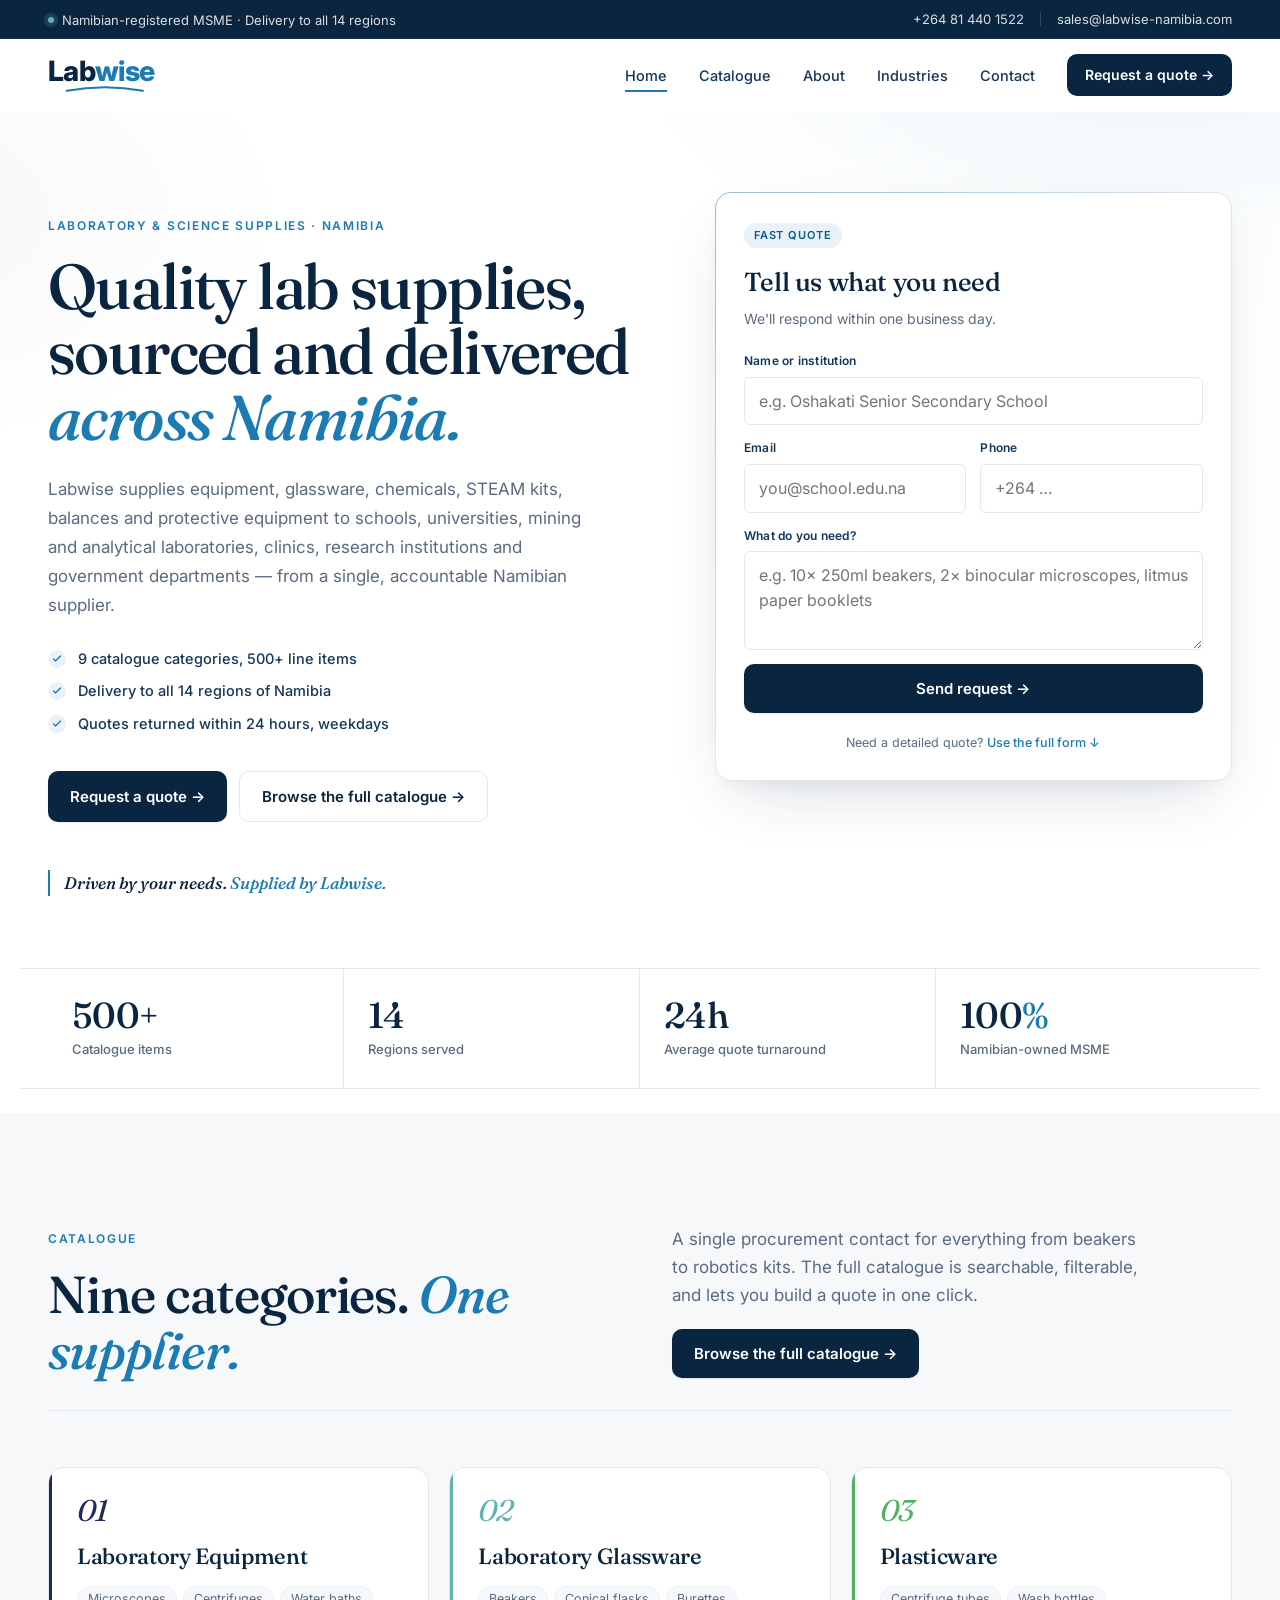
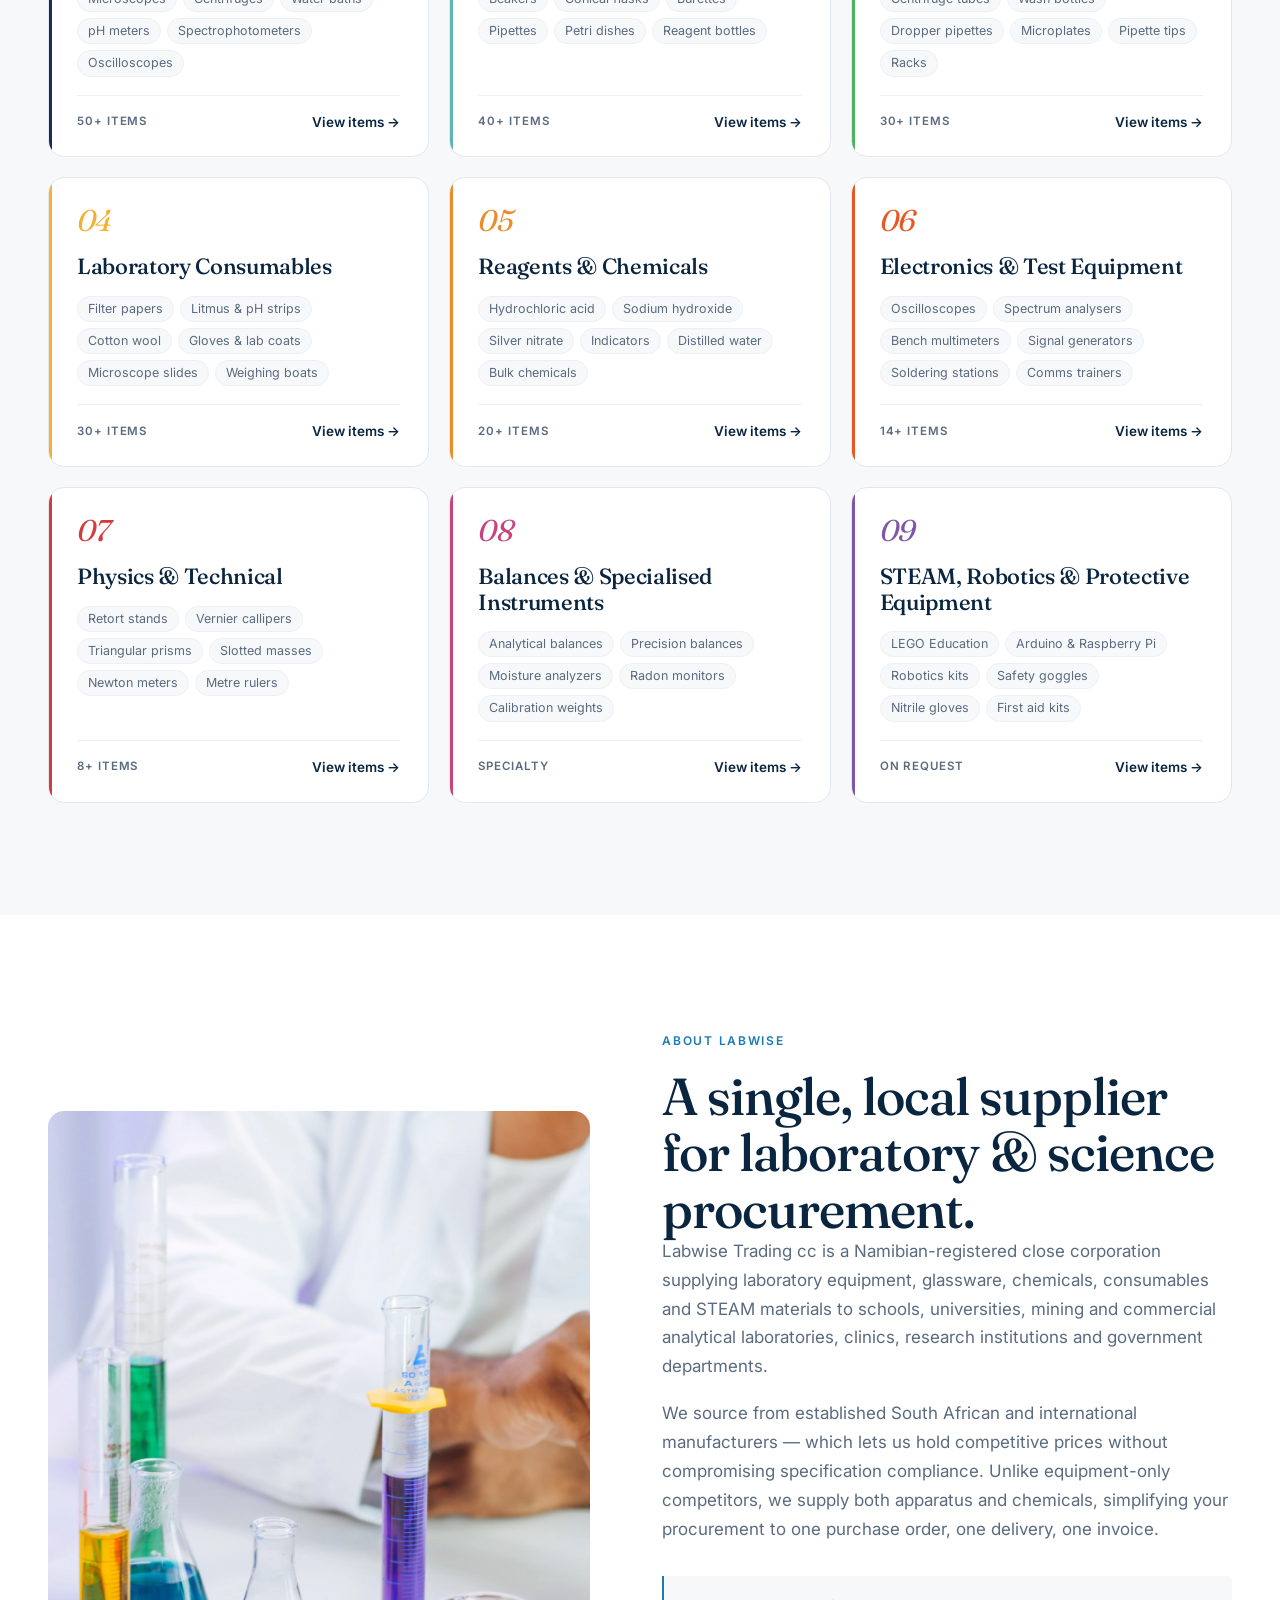
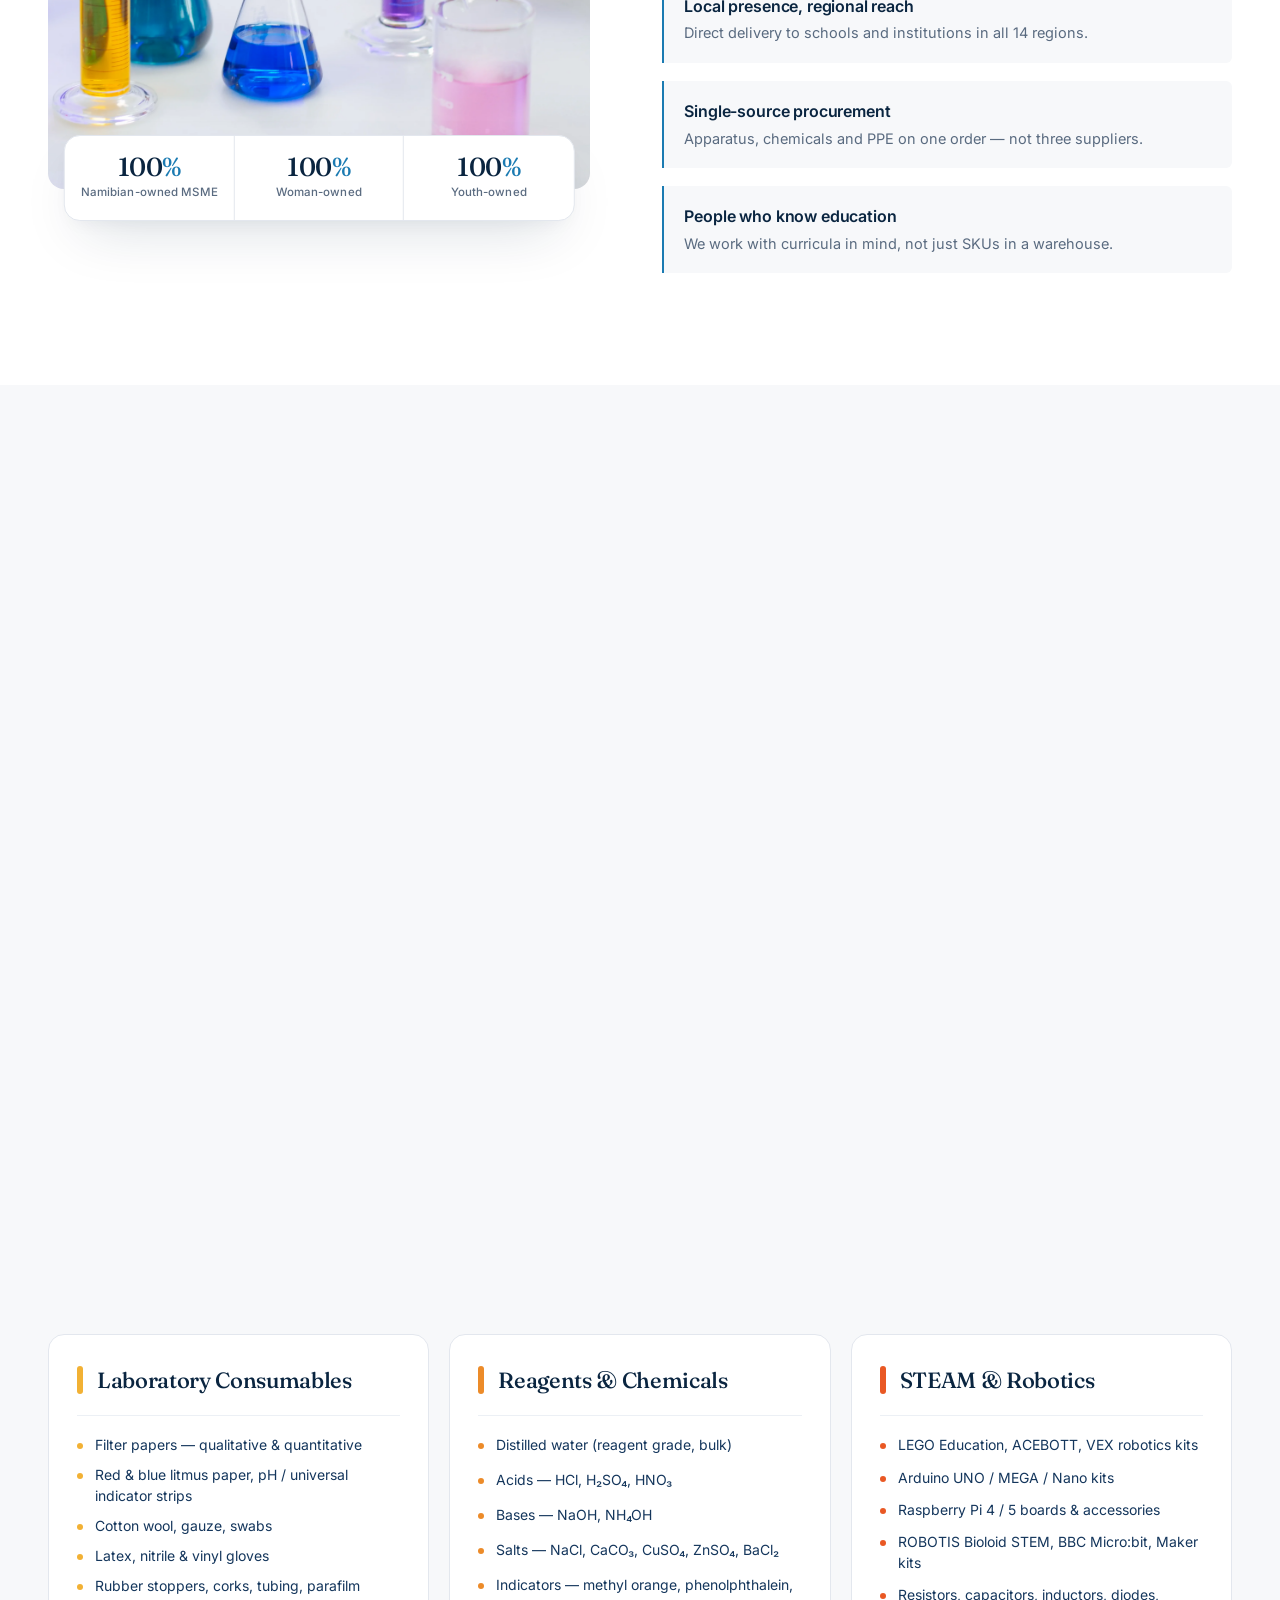
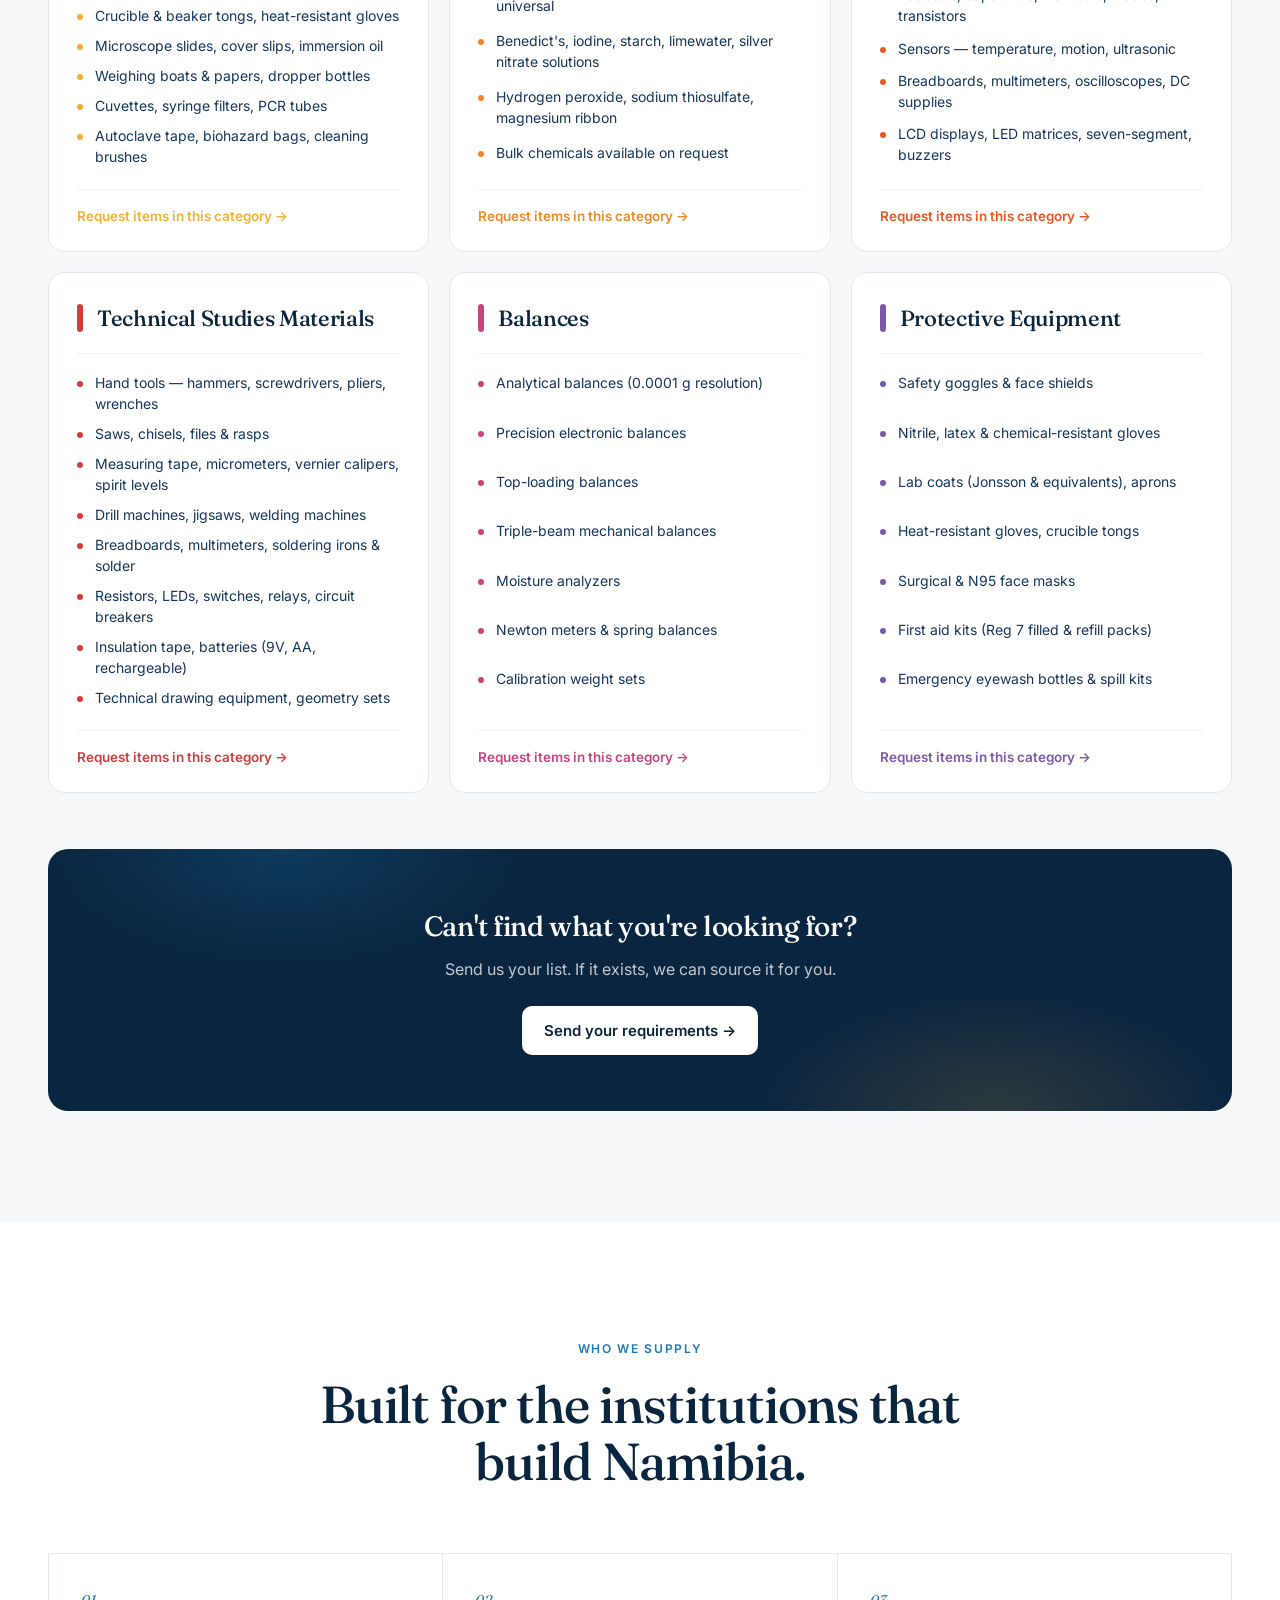
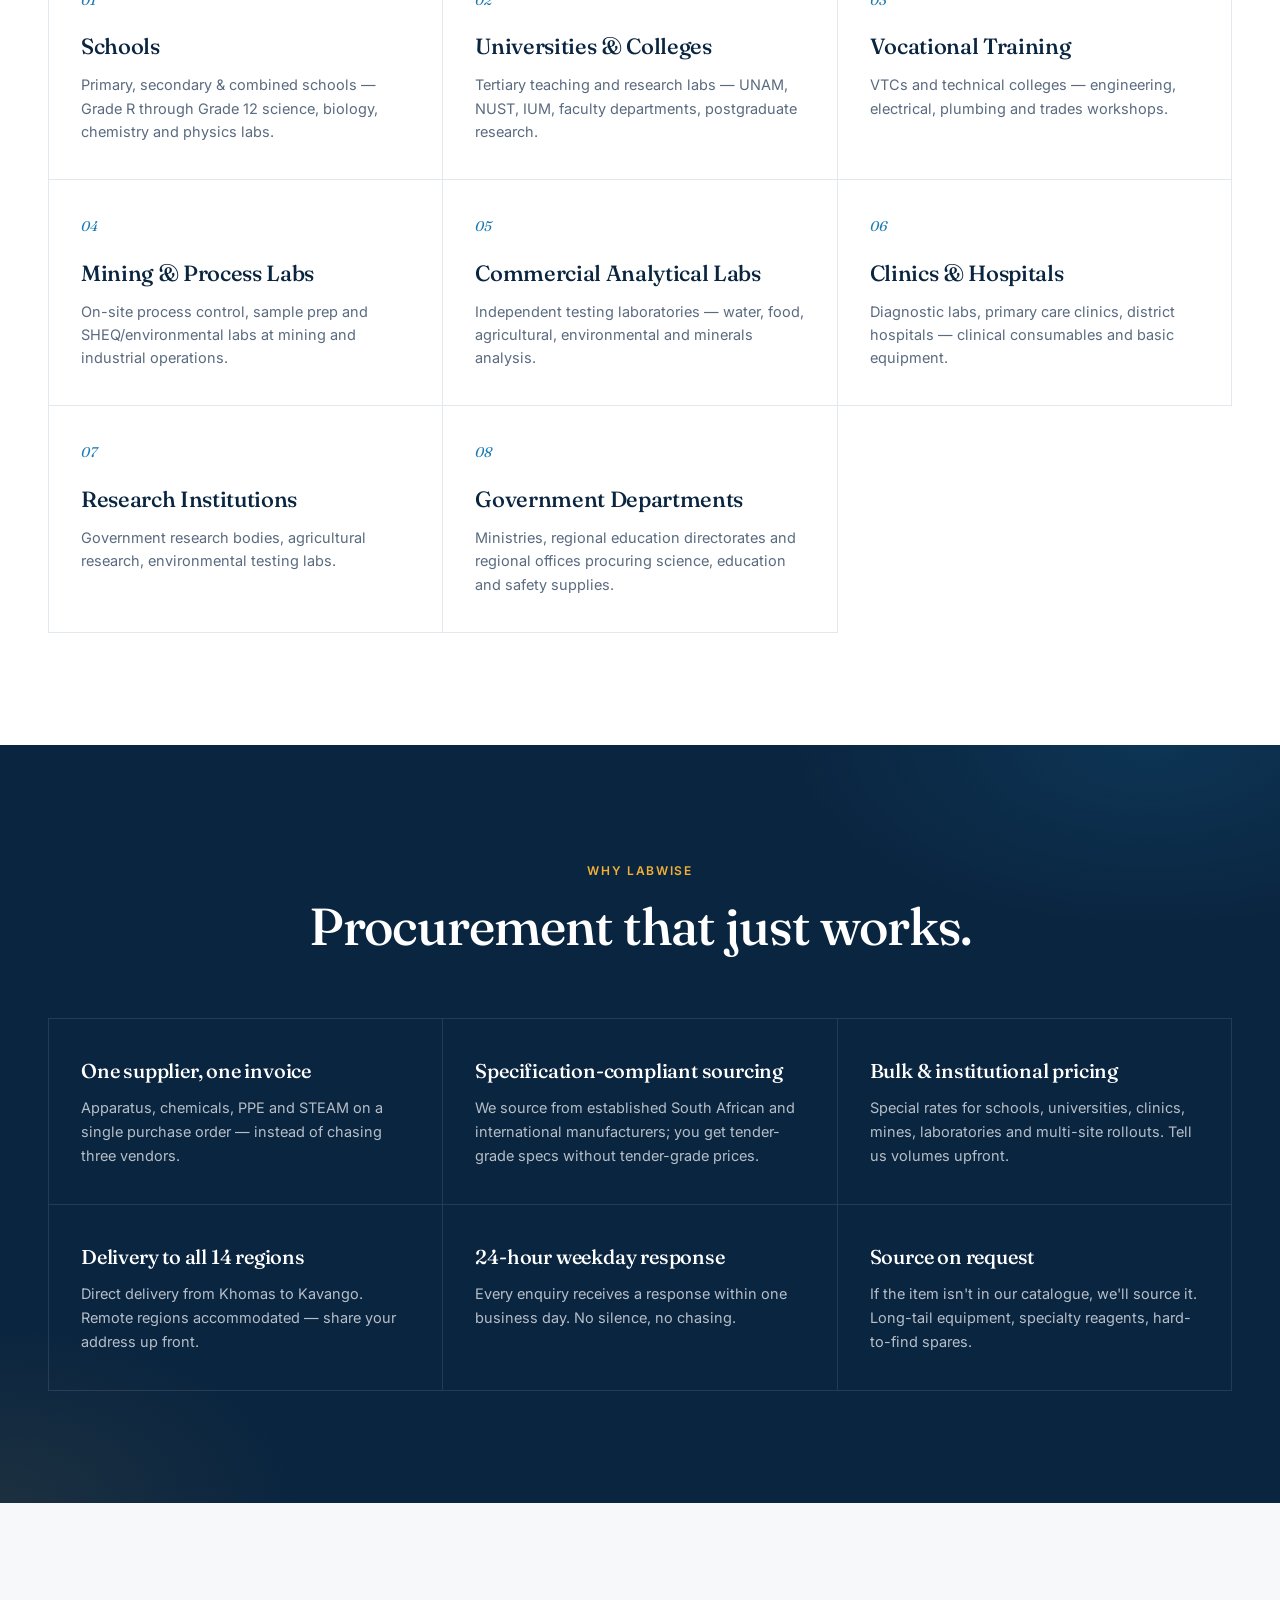
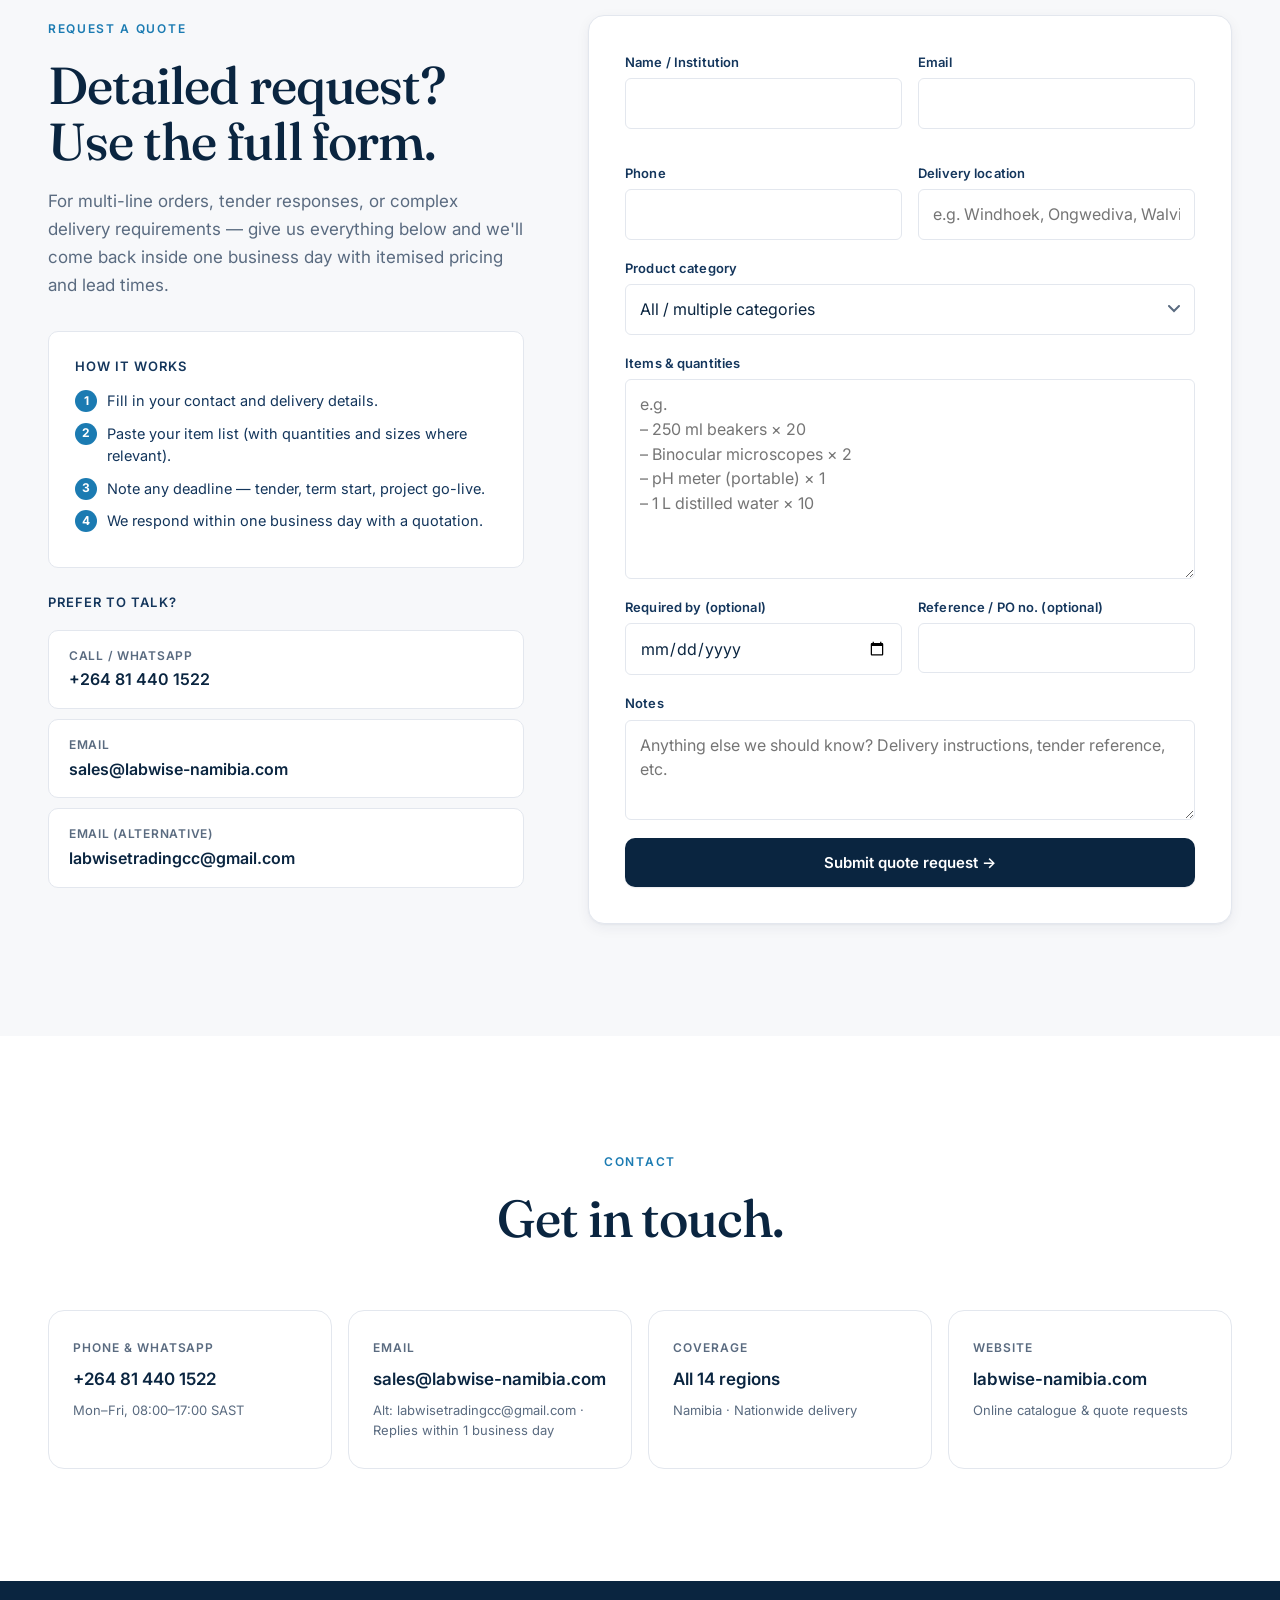
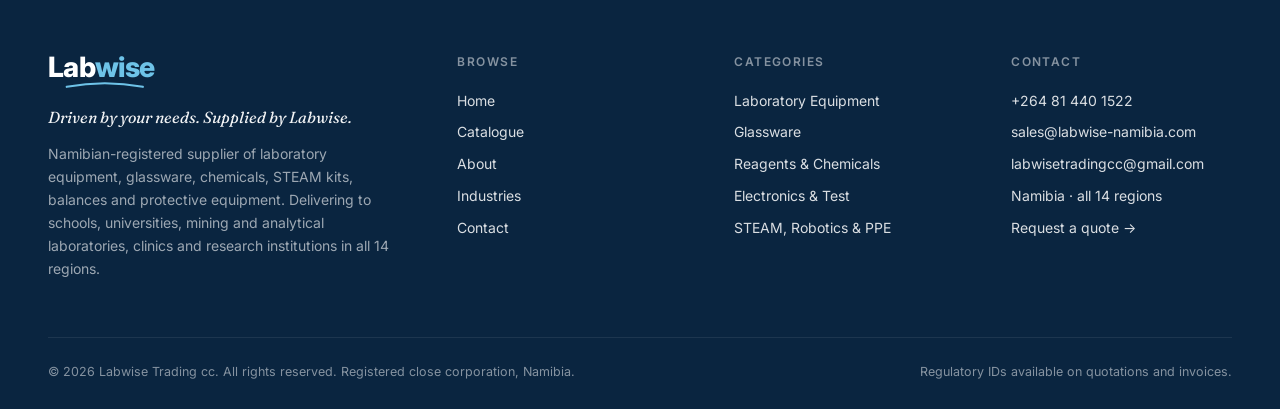
<file: index.html>
<!DOCTYPE html>
<html lang="en">
<head>
    <meta charset="UTF-8">
    <meta name="viewport" content="width=device-width, initial-scale=1.0">
    <meta name="description" content="Labwise Trading cc — Namibian-registered supplier of laboratory equipment, glassware, chemicals, STEAM kits, balances and protective equipment to schools, universities, mining and commercial analytical laboratories, clinics and research institutions across all 14 regions.">
    <meta name="keywords" content="laboratory equipment Namibia, lab supplies Namibia, scientific instruments, school laboratory, microscopes, glassware, chemicals, STEAM robotics, Windhoek, Oshana, Ongwediva">
    <meta name="author" content="Labwise Trading cc">
    <meta name="robots" content="index, follow">
    <meta name="geo.region" content="NA">
    <meta name="geo.country" content="Namibia">
    <meta name="theme-color" content="#0a2540">

    <meta property="og:type" content="website">
    <meta property="og:url" content="https://www.labwise-namibia.com/">
    <meta property="og:title" content="Labwise — Laboratory & Science Supplies, Delivered Across Namibia">
    <meta property="og:description" content="Driven by your needs. Supplied by Labwise. Equipment, glassware, chemicals, STEAM and safety supplies for schools, universities, clinics, mines and laboratories.">
    <meta property="og:site_name" content="Labwise Trading cc">

    <meta name="twitter:card" content="summary_large_image">
    <meta name="twitter:title" content="Labwise — Laboratory & Science Supplies, Namibia">
    <meta name="twitter:description" content="Quality lab, science and STEAM supplies delivered across Namibia.">

    <link rel="canonical" href="https://www.labwise-namibia.com/">

    <title>Labwise Trading cc — Laboratory & Science Supplies, Namibia</title>

    <link rel="icon" href="favicon.ico" sizes="32x32">
    <link rel="icon" href="favicon.svg" type="image/svg+xml">
    <link rel="apple-touch-icon" href="apple-touch-icon.png">
    <link rel="stylesheet" href="styles.css">
    <link rel="preconnect" href="https://fonts.googleapis.com">
    <link rel="preconnect" href="https://fonts.gstatic.com" crossorigin>
    <link href="https://fonts.googleapis.com/css2?family=Inter:wght@300;400;500;600;700;800&family=Fraunces:opsz,wght@9..144,400;9..144,500;9..144,600&display=swap" rel="stylesheet">

    <script type="application/ld+json">
    {
        "@context": "https://schema.org",
        "@type": "LocalBusiness",
        "name": "Labwise Trading cc",
        "description": "Namibian supplier of laboratory equipment, glassware, chemicals, consumables, STEAM kits, balances and protective equipment to schools, education directorates, mining and commercial analytical laboratories, clinics and research institutions.",
        "url": "https://www.labwise-namibia.com",
        "telephone": "+264814401522",
        "email": "sales@labwise-namibia.com",
        "address": { "@type": "PostalAddress", "addressCountry": "Namibia" },
        "areaServed": { "@type": "Country", "name": "Namibia" },
        "priceRange": "$$",
        "openingHours": "Mo-Fr 08:00-17:00"
    }
    </script>
</head>
<body>

    <!-- ========== Utility Bar ========== -->
    <div class="utility-bar">
        <div class="container utility-inner">
            <div class="utility-left">
                <span class="util-item"><span class="util-dot"></span>Namibian-registered MSME · Delivery to all 14 regions</span>
            </div>
            <div class="utility-right">
                <a href="tel:+264814401522" class="util-item">+264 81 440 1522</a>
                <span class="util-divider"></span>
                <a href="mailto:sales@labwise-namibia.com" class="util-item">sales@labwise-namibia.com</a>
            </div>
        </div>
    </div>

    <!-- ========== Navigation ========== -->
    <nav class="navbar" id="navbar">
        <div class="container nav-wrapper">
            <a href="#home" class="logo" aria-label="Labwise — Home">
                <span class="logo-lab">Lab</span><span class="logo-wise">wise</span>
                <svg class="logo-curve" viewBox="0 0 90 8" aria-hidden="true">
                    <path d="M2 6 Q 45 -2 88 6" fill="none" stroke="currentColor" stroke-width="2.5" stroke-linecap="round"/>
                </svg>
            </a>

            <button class="mobile-menu-toggle" id="mobileMenuToggle" aria-label="Toggle menu" aria-expanded="false">
                <span></span><span></span><span></span>
            </button>

            <ul class="nav-menu" id="navMenu">
                <li><a href="index.html" class="nav-link active">Home</a></li>
                <li><a href="catalogue.html" class="nav-link">Catalogue</a></li>
                <li><a href="about.html" class="nav-link">About</a></li>
                <li><a href="industries.html" class="nav-link">Industries</a></li>
                <li><a href="contact.html" class="nav-link">Contact</a></li>
                <li><a href="contact.html#quote" class="btn-primary-nav">Request a quote →</a></li>
            </ul>
        </div>
    </nav>

    <!-- ========== Hero ========== -->
    <section class="hero" id="home">
        <div class="container hero-grid">
            <div class="hero-copy">
                <span class="eyebrow">Laboratory &amp; Science Supplies · Namibia</span>
                <h1 class="hero-title">
                    Quality lab supplies, sourced and delivered <em>across Namibia.</em>
                </h1>
                <p class="hero-lede">
                    Labwise supplies equipment, glassware, chemicals, STEAM kits, balances and protective equipment to schools, universities, mining and analytical laboratories, clinics, research institutions and government departments — from a single, accountable Namibian supplier.
                </p>

                <ul class="hero-checks">
                    <li><svg viewBox="0 0 24 24" aria-hidden="true"><path d="M5 12l4 4 10-10" fill="none" stroke="currentColor" stroke-width="2.5" stroke-linecap="round" stroke-linejoin="round"/></svg>9 catalogue categories, 500+ line items</li>
                    <li><svg viewBox="0 0 24 24" aria-hidden="true"><path d="M5 12l4 4 10-10" fill="none" stroke="currentColor" stroke-width="2.5" stroke-linecap="round" stroke-linejoin="round"/></svg>Delivery to all 14 regions of Namibia</li>
                    <li><svg viewBox="0 0 24 24" aria-hidden="true"><path d="M5 12l4 4 10-10" fill="none" stroke="currentColor" stroke-width="2.5" stroke-linecap="round" stroke-linejoin="round"/></svg>Quotes returned within 24 hours, weekdays</li>
                </ul>

                <div class="hero-ctas">
                    <a href="#quote" class="btn-primary">Request a quote →</a>
                    <a href="catalogue.html" class="btn-ghost">Browse the full catalogue →</a>
                </div>

                <p class="hero-tag">Driven by your needs. <span>Supplied by Labwise.</span></p>
            </div>

            <aside class="hero-quote" aria-label="Quick quote request">
                <div class="quick-quote-card">
                    <div class="qq-header">
                        <span class="qq-badge">Fast quote</span>
                        <h3>Tell us what you need</h3>
                        <p>We'll respond within one business day.</p>
                    </div>
                    <form class="quick-quote-form" id="quickQuoteForm" novalidate>
                        <div class="qq-field">
                            <label for="qq-name">Name or institution</label>
                            <input type="text" id="qq-name" name="qq-name" required placeholder="e.g. Oshakati Senior Secondary School">
                        </div>
                        <div class="qq-row">
                            <div class="qq-field">
                                <label for="qq-email">Email</label>
                                <input type="email" id="qq-email" name="qq-email" required placeholder="you@school.edu.na">
                            </div>
                            <div class="qq-field">
                                <label for="qq-phone">Phone</label>
                                <input type="tel" id="qq-phone" name="qq-phone" required placeholder="+264 …">
                            </div>
                        </div>
                        <div class="qq-field">
                            <label for="qq-items">What do you need?</label>
                            <textarea id="qq-items" name="qq-items" rows="3" required placeholder="e.g. 10× 250ml beakers, 2× binocular microscopes, litmus paper booklets"></textarea>
                        </div>
                        <button type="submit" class="btn-primary btn-full">Send request →</button>
                        <p class="qq-fineprint">Need a detailed quote? <a href="#quote">Use the full form ↓</a></p>
                    </form>
                </div>
            </aside>
        </div>

        <div class="container hero-stats">
            <div class="stat">
                <div class="stat-num"><span data-target="500">0</span>+</div>
                <div class="stat-label">Catalogue items</div>
            </div>
            <div class="stat">
                <div class="stat-num"><span data-target="14">0</span></div>
                <div class="stat-label">Regions served</div>
            </div>
            <div class="stat">
                <div class="stat-num"><span data-target="24">0</span>h</div>
                <div class="stat-label">Average quote turnaround</div>
            </div>
            <div class="stat">
                <div class="stat-num">100<span class="pct">%</span></div>
                <div class="stat-label">Namibian-owned MSME</div>
            </div>
        </div>
    </section>

    <!-- ========== Categories (editorial layout) ========== -->
    <section class="categories" id="categories">
        <div class="container">
            <header class="section-head section-head--split">
                <div>
                    <span class="section-eyebrow">Catalogue</span>
                    <h2 class="section-title">Nine categories. <em>One supplier.</em></h2>
                </div>
                <div>
                    <p class="section-lede">A single procurement contact for everything from beakers to robotics kits. The full catalogue is searchable, filterable, and lets you build a quote in one click.</p>
                    <a href="catalogue.html" class="btn-primary">Browse the full catalogue →</a>
                </div>
            </header>

            <ol class="cat-rows">

                <li class="cat-row" style="--cat: #1e2a5e;">
                    <a href="catalogue.html" class="cat-row-link">
                        <span class="cat-row-num">01</span>
                        <div class="cat-row-body">
                            <h3 class="cat-row-title">Laboratory Equipment</h3>
                            <ul class="cat-row-items">
                                <li>Microscopes</li>
                                <li>Centrifuges</li>
                                <li>Water baths</li>
                                <li>pH meters</li>
                                <li>Spectrophotometers</li>
                                <li>Oscilloscopes</li>
                            </ul>
                        </div>
                        <div class="cat-row-meta">
                            <span class="cat-row-count">50+ items</span>
                            <span class="cat-row-cta">View items →</span>
                        </div>
                    </a>
                </li>

                <li class="cat-row" style="--cat: #5fb3b5;">
                    <a href="catalogue.html" class="cat-row-link">
                        <span class="cat-row-num">02</span>
                        <div class="cat-row-body">
                            <h3 class="cat-row-title">Laboratory Glassware</h3>
                            <ul class="cat-row-items">
                                <li>Beakers</li>
                                <li>Conical flasks</li>
                                <li>Burettes</li>
                                <li>Pipettes</li>
                                <li>Petri dishes</li>
                                <li>Reagent bottles</li>
                            </ul>
                        </div>
                        <div class="cat-row-meta">
                            <span class="cat-row-count">40+ items</span>
                            <span class="cat-row-cta">View items →</span>
                        </div>
                    </a>
                </li>

                <li class="cat-row" style="--cat: #4eb262;">
                    <a href="catalogue.html" class="cat-row-link">
                        <span class="cat-row-num">03</span>
                        <div class="cat-row-body">
                            <h3 class="cat-row-title">Plasticware</h3>
                            <ul class="cat-row-items">
                                <li>Centrifuge tubes</li>
                                <li>Wash bottles</li>
                                <li>Dropper pipettes</li>
                                <li>Microplates</li>
                                <li>Pipette tips</li>
                                <li>Racks</li>
                            </ul>
                        </div>
                        <div class="cat-row-meta">
                            <span class="cat-row-count">30+ items</span>
                            <span class="cat-row-cta">View items →</span>
                        </div>
                    </a>
                </li>

                <li class="cat-row" style="--cat: #f2b134;">
                    <a href="catalogue.html" class="cat-row-link">
                        <span class="cat-row-num">04</span>
                        <div class="cat-row-body">
                            <h3 class="cat-row-title">Laboratory Consumables</h3>
                            <ul class="cat-row-items">
                                <li>Filter papers</li>
                                <li>Litmus &amp; pH strips</li>
                                <li>Cotton wool</li>
                                <li>Gloves &amp; lab coats</li>
                                <li>Microscope slides</li>
                                <li>Weighing boats</li>
                            </ul>
                        </div>
                        <div class="cat-row-meta">
                            <span class="cat-row-count">30+ items</span>
                            <span class="cat-row-cta">View items →</span>
                        </div>
                    </a>
                </li>

                <li class="cat-row" style="--cat: #ec8b29;">
                    <a href="catalogue.html" class="cat-row-link">
                        <span class="cat-row-num">05</span>
                        <div class="cat-row-body">
                            <h3 class="cat-row-title">Reagents &amp; Chemicals</h3>
                            <ul class="cat-row-items">
                                <li>Hydrochloric acid</li>
                                <li>Sodium hydroxide</li>
                                <li>Silver nitrate</li>
                                <li>Indicators</li>
                                <li>Distilled water</li>
                                <li>Bulk chemicals</li>
                            </ul>
                        </div>
                        <div class="cat-row-meta">
                            <span class="cat-row-count">20+ items</span>
                            <span class="cat-row-cta">View items →</span>
                        </div>
                    </a>
                </li>

                <li class="cat-row" style="--cat: #e95824;">
                    <a href="catalogue.html" class="cat-row-link">
                        <span class="cat-row-num">06</span>
                        <div class="cat-row-body">
                            <h3 class="cat-row-title">Electronics &amp; Test Equipment</h3>
                            <ul class="cat-row-items">
                                <li>Oscilloscopes</li>
                                <li>Spectrum analysers</li>
                                <li>Bench multimeters</li>
                                <li>Signal generators</li>
                                <li>Soldering stations</li>
                                <li>Comms trainers</li>
                            </ul>
                        </div>
                        <div class="cat-row-meta">
                            <span class="cat-row-count">14+ items</span>
                            <span class="cat-row-cta">View items →</span>
                        </div>
                    </a>
                </li>

                <li class="cat-row" style="--cat: #d63b3b;">
                    <a href="catalogue.html" class="cat-row-link">
                        <span class="cat-row-num">07</span>
                        <div class="cat-row-body">
                            <h3 class="cat-row-title">Physics &amp; Technical</h3>
                            <ul class="cat-row-items">
                                <li>Retort stands</li>
                                <li>Vernier callipers</li>
                                <li>Triangular prisms</li>
                                <li>Slotted masses</li>
                                <li>Newton meters</li>
                                <li>Metre rulers</li>
                            </ul>
                        </div>
                        <div class="cat-row-meta">
                            <span class="cat-row-count">8+ items</span>
                            <span class="cat-row-cta">View items →</span>
                        </div>
                    </a>
                </li>

                <li class="cat-row" style="--cat: #c9437d;">
                    <a href="catalogue.html" class="cat-row-link">
                        <span class="cat-row-num">08</span>
                        <div class="cat-row-body">
                            <h3 class="cat-row-title">Balances &amp; Specialised Instruments</h3>
                            <ul class="cat-row-items">
                                <li>Analytical balances</li>
                                <li>Precision balances</li>
                                <li>Moisture analyzers</li>
                                <li>Radon monitors</li>
                                <li>Calibration weights</li>
                            </ul>
                        </div>
                        <div class="cat-row-meta">
                            <span class="cat-row-count">Specialty</span>
                            <span class="cat-row-cta">View items →</span>
                        </div>
                    </a>
                </li>

                <li class="cat-row" style="--cat: #7e57a9;">
                    <a href="catalogue.html" class="cat-row-link">
                        <span class="cat-row-num">09</span>
                        <div class="cat-row-body">
                            <h3 class="cat-row-title">STEAM, Robotics &amp; Protective Equipment</h3>
                            <ul class="cat-row-items">
                                <li>LEGO Education</li>
                                <li>Arduino &amp; Raspberry Pi</li>
                                <li>Robotics kits</li>
                                <li>Safety goggles</li>
                                <li>Nitrile gloves</li>
                                <li>First aid kits</li>
                            </ul>
                        </div>
                        <div class="cat-row-meta">
                            <span class="cat-row-count">On request</span>
                            <span class="cat-row-cta">View items →</span>
                        </div>
                    </a>
                </li>

            </ol>
        </div>
    </section>

    <!-- ========== About ========== -->
    <section class="about" id="about">
        <div class="container about-grid">
            <div class="about-media">
                <img src="images/Images/pexels-kindelmedia-8326473.jpg" alt="Lab technician measuring reagents in a Namibian laboratory" loading="lazy">
                <div class="about-credentials">
                    <div class="cred">
                        <div class="cred-num">100<span>%</span></div>
                        <div class="cred-label">Namibian-owned MSME</div>
                    </div>
                    <div class="cred">
                        <div class="cred-num">100<span>%</span></div>
                        <div class="cred-label">Woman-owned</div>
                    </div>
                    <div class="cred">
                        <div class="cred-num">100<span>%</span></div>
                        <div class="cred-label">Youth-owned</div>
                    </div>
                </div>
            </div>
            <div class="about-copy">
                <span class="section-eyebrow">About Labwise</span>
                <h2 class="section-title">A single, local supplier for laboratory &amp; science procurement.</h2>
                <p>Labwise Trading cc is a Namibian-registered close corporation supplying laboratory equipment, glassware, chemicals, consumables and STEAM materials to schools, universities, mining and commercial analytical laboratories, clinics, research institutions and government departments.</p>
                <p>We source from established South African and international manufacturers — which lets us hold competitive prices without compromising specification compliance. Unlike equipment-only competitors, we supply both apparatus and chemicals, simplifying your procurement to one purchase order, one delivery, one invoice.</p>

                <div class="about-points">
                    <div class="about-point">
                        <h4>Local presence, regional reach</h4>
                        <p>Direct delivery to schools and institutions in all 14 regions.</p>
                    </div>
                    <div class="about-point">
                        <h4>Single-source procurement</h4>
                        <p>Apparatus, chemicals and PPE on one order — not three suppliers.</p>
                    </div>
                    <div class="about-point">
                        <h4>People who know education</h4>
                        <p>We work with curricula in mind, not just SKUs in a warehouse.</p>
                    </div>
                </div>
            </div>
        </div>
    </section>

    <!-- ========== Detailed Catalogue ========== -->
    <section class="catalogue-detail">
        <div class="container">
            <header class="section-head">
                <span class="section-eyebrow">In detail</span>
                <h2 class="section-title">What's in each category.</h2>
                <p class="section-lede">Representative items — if you need something that isn't listed, ask us. We source the long-tail items too.</p>
            </header>

            <div class="cat-detail-grid">

                <!-- Laboratory Equipment -->
                <article class="cat-detail" id="cat-equipment" style="--cat: #1e2a5e;">
                    <header>
                        <span class="cat-detail-bar"></span>
                        <h3>Laboratory Equipment</h3>
                    </header>
                    <ul class="cat-detail-list">
                        <li>Microscopes — monocular, binocular, stereo, digital, USB, fluorescence</li>
                        <li>Bunsen burners, hot plates, heating mantles</li>
                        <li>Centrifuges — micro, clinical, refrigerated, high-speed</li>
                        <li>Water baths, incubators, ovens, autoclaves, muffle furnaces</li>
                        <li>pH, conductivity &amp; dissolved-oxygen meters</li>
                        <li>Spectrophotometers, colorimeters, refractometers</li>
                        <li>Cathode ray &amp; digital storage oscilloscopes</li>
                        <li>Magnetic stirrers, vortex mixers, homogenizers</li>
                        <li>Fume hoods, laminar flow &amp; biosafety cabinets</li>
                        <li>Retort stands, tripods, clamps</li>
                    </ul>
                    <a href="#quote" class="cat-detail-cta">Request items in this category →</a>
                </article>

                <!-- Glassware -->
                <article class="cat-detail" id="cat-glassware" style="--cat: #5fb3b5;">
                    <header>
                        <span class="cat-detail-bar"></span>
                        <h3>Laboratory Glassware</h3>
                    </header>
                    <ul class="cat-detail-list">
                        <li>Beakers — 50 ml to 5000 ml</li>
                        <li>Measuring cylinders — 10 ml to 2000 ml</li>
                        <li>Conical (Erlenmeyer), round-bottom, volumetric flasks</li>
                        <li>Test tubes, boiling tubes, centrifuge tubes</li>
                        <li>Burettes — Class A &amp; B, automatic</li>
                        <li>Pipettes — graduated, volumetric, serological, Pasteur</li>
                        <li>Funnels — separating, filter, dropping, thistle</li>
                        <li>Petri dishes, watch glasses, crystallizing dishes</li>
                        <li>Reagent bottles (clear &amp; amber), spotting tiles</li>
                        <li>Condensers, crucibles, evaporating dishes, desiccators</li>
                    </ul>
                    <a href="#quote" class="cat-detail-cta">Request items in this category →</a>
                </article>

                <!-- Plasticware -->
                <article class="cat-detail" id="cat-plasticware" style="--cat: #4eb262;">
                    <header>
                        <span class="cat-detail-bar"></span>
                        <h3>Plasticware</h3>
                    </header>
                    <ul class="cat-detail-list">
                        <li>Plastic beakers, measuring cups &amp; cylinders</li>
                        <li>Pipette racks, dropper &amp; Pasteur pipettes</li>
                        <li>Micropipette tips (all sizes) &amp; pipette fillers</li>
                        <li>Plastic test tubes, vials, sample containers</li>
                        <li>Microcentrifuge tubes, microplates</li>
                        <li>Wash, dropping, squeeze &amp; spray bottles</li>
                        <li>Plastic petri dishes, spatulas, scoops</li>
                        <li>Plastic safety goggles, mortar &amp; pestle sets</li>
                    </ul>
                    <a href="#quote" class="cat-detail-cta">Request items in this category →</a>
                </article>

                <!-- Consumables -->
                <article class="cat-detail" id="cat-consumables" style="--cat: #f2b134;">
                    <header>
                        <span class="cat-detail-bar"></span>
                        <h3>Laboratory Consumables</h3>
                    </header>
                    <ul class="cat-detail-list">
                        <li>Filter papers — qualitative &amp; quantitative</li>
                        <li>Red &amp; blue litmus paper, pH / universal indicator strips</li>
                        <li>Cotton wool, gauze, swabs</li>
                        <li>Latex, nitrile &amp; vinyl gloves</li>
                        <li>Rubber stoppers, corks, tubing, parafilm</li>
                        <li>Crucible &amp; beaker tongs, heat-resistant gloves</li>
                        <li>Microscope slides, cover slips, immersion oil</li>
                        <li>Weighing boats &amp; papers, dropper bottles</li>
                        <li>Cuvettes, syringe filters, PCR tubes</li>
                        <li>Autoclave tape, biohazard bags, cleaning brushes</li>
                    </ul>
                    <a href="#quote" class="cat-detail-cta">Request items in this category →</a>
                </article>

                <!-- Reagents -->
                <article class="cat-detail" id="cat-reagents" style="--cat: #ec8b29;">
                    <header>
                        <span class="cat-detail-bar"></span>
                        <h3>Reagents &amp; Chemicals</h3>
                    </header>
                    <ul class="cat-detail-list">
                        <li>Distilled water (reagent grade, bulk)</li>
                        <li>Acids — HCl, H₂SO₄, HNO₃</li>
                        <li>Bases — NaOH, NH₄OH</li>
                        <li>Salts — NaCl, CaCO₃, CuSO₄, ZnSO₄, BaCl₂</li>
                        <li>Indicators — methyl orange, phenolphthalein, universal</li>
                        <li>Benedict's, iodine, starch, limewater, silver nitrate solutions</li>
                        <li>Hydrogen peroxide, sodium thiosulfate, magnesium ribbon</li>
                        <li>Bulk chemicals available on request</li>
                    </ul>
                    <a href="#quote" class="cat-detail-cta">Request items in this category →</a>
                </article>

                <!-- STEAM -->
                <article class="cat-detail" id="cat-steam" style="--cat: #e95824;">
                    <header>
                        <span class="cat-detail-bar"></span>
                        <h3>STEAM &amp; Robotics</h3>
                    </header>
                    <ul class="cat-detail-list">
                        <li>LEGO Education, ACEBOTT, VEX robotics kits</li>
                        <li>Arduino UNO / MEGA / Nano kits</li>
                        <li>Raspberry Pi 4 / 5 boards &amp; accessories</li>
                        <li>ROBOTIS Bioloid STEM, BBC Micro:bit, Maker kits</li>
                        <li>Resistors, capacitors, inductors, diodes, transistors</li>
                        <li>Sensors — temperature, motion, ultrasonic</li>
                        <li>Breadboards, multimeters, oscilloscopes, DC supplies</li>
                        <li>LCD displays, LED matrices, seven-segment, buzzers</li>
                    </ul>
                    <a href="#quote" class="cat-detail-cta">Request items in this category →</a>
                </article>

                <!-- Technical Studies -->
                <article class="cat-detail" id="cat-technical" style="--cat: #d63b3b;">
                    <header>
                        <span class="cat-detail-bar"></span>
                        <h3>Technical Studies Materials</h3>
                    </header>
                    <ul class="cat-detail-list">
                        <li>Hand tools — hammers, screwdrivers, pliers, wrenches</li>
                        <li>Saws, chisels, files &amp; rasps</li>
                        <li>Measuring tape, micrometers, vernier calipers, spirit levels</li>
                        <li>Drill machines, jigsaws, welding machines</li>
                        <li>Breadboards, multimeters, soldering irons &amp; solder</li>
                        <li>Resistors, LEDs, switches, relays, circuit breakers</li>
                        <li>Insulation tape, batteries (9V, AA, rechargeable)</li>
                        <li>Technical drawing equipment, geometry sets</li>
                    </ul>
                    <a href="#quote" class="cat-detail-cta">Request items in this category →</a>
                </article>

                <!-- Balances -->
                <article class="cat-detail" id="cat-balances" style="--cat: #c9437d;">
                    <header>
                        <span class="cat-detail-bar"></span>
                        <h3>Balances</h3>
                    </header>
                    <ul class="cat-detail-list">
                        <li>Analytical balances (0.0001 g resolution)</li>
                        <li>Precision electronic balances</li>
                        <li>Top-loading balances</li>
                        <li>Triple-beam mechanical balances</li>
                        <li>Moisture analyzers</li>
                        <li>Newton meters &amp; spring balances</li>
                        <li>Calibration weight sets</li>
                    </ul>
                    <a href="#quote" class="cat-detail-cta">Request items in this category →</a>
                </article>

                <!-- PPE -->
                <article class="cat-detail" id="cat-ppe" style="--cat: #7e57a9;">
                    <header>
                        <span class="cat-detail-bar"></span>
                        <h3>Protective Equipment</h3>
                    </header>
                    <ul class="cat-detail-list">
                        <li>Safety goggles &amp; face shields</li>
                        <li>Nitrile, latex &amp; chemical-resistant gloves</li>
                        <li>Lab coats (Jonsson &amp; equivalents), aprons</li>
                        <li>Heat-resistant gloves, crucible tongs</li>
                        <li>Surgical &amp; N95 face masks</li>
                        <li>First aid kits (Reg 7 filled &amp; refill packs)</li>
                        <li>Emergency eyewash bottles &amp; spill kits</li>
                    </ul>
                    <a href="#quote" class="cat-detail-cta">Request items in this category →</a>
                </article>

            </div>

            <div class="catalogue-cta">
                <h3>Can't find what you're looking for?</h3>
                <p>Send us your list. If it exists, we can source it for you.</p>
                <a href="#quote" class="btn-primary">Send your requirements →</a>
            </div>
        </div>
    </section>

    <!-- ========== Industries ========== -->
    <section class="industries" id="industries">
        <div class="container">
            <header class="section-head">
                <span class="section-eyebrow">Who we supply</span>
                <h2 class="section-title">Built for the institutions that build Namibia.</h2>
            </header>

            <div class="ind-grid">
                <div class="ind-card">
                    <div class="ind-num">01</div>
                    <h3>Schools</h3>
                    <p>Primary, secondary &amp; combined schools — Grade R through Grade 12 science, biology, chemistry and physics labs.</p>
                </div>
                <div class="ind-card">
                    <div class="ind-num">02</div>
                    <h3>Universities &amp; Colleges</h3>
                    <p>Tertiary teaching and research labs — UNAM, NUST, IUM, faculty departments, postgraduate research.</p>
                </div>
                <div class="ind-card">
                    <div class="ind-num">03</div>
                    <h3>Vocational Training</h3>
                    <p>VTCs and technical colleges — engineering, electrical, plumbing and trades workshops.</p>
                </div>
                <div class="ind-card">
                    <div class="ind-num">04</div>
                    <h3>Mining &amp; Process Labs</h3>
                    <p>On-site process control, sample prep and SHEQ/environmental labs at mining and industrial operations.</p>
                </div>
                <div class="ind-card">
                    <div class="ind-num">05</div>
                    <h3>Commercial Analytical Labs</h3>
                    <p>Independent testing laboratories — water, food, agricultural, environmental and minerals analysis.</p>
                </div>
                <div class="ind-card">
                    <div class="ind-num">06</div>
                    <h3>Clinics &amp; Hospitals</h3>
                    <p>Diagnostic labs, primary care clinics, district hospitals — clinical consumables and basic equipment.</p>
                </div>
                <div class="ind-card">
                    <div class="ind-num">07</div>
                    <h3>Research Institutions</h3>
                    <p>Government research bodies, agricultural research, environmental testing labs.</p>
                </div>
                <div class="ind-card">
                    <div class="ind-num">08</div>
                    <h3>Government Departments</h3>
                    <p>Ministries, regional education directorates and regional offices procuring science, education and safety supplies.</p>
                </div>
            </div>
        </div>
    </section>

    <!-- ========== Why Choose Labwise ========== -->
    <section class="why">
        <div class="container">
            <header class="section-head section-head--light">
                <span class="section-eyebrow">Why Labwise</span>
                <h2 class="section-title">Procurement that just works.</h2>
            </header>

            <div class="why-grid">
                <div class="why-item">
                    <h4>One supplier, one invoice</h4>
                    <p>Apparatus, chemicals, PPE and STEAM on a single purchase order — instead of chasing three vendors.</p>
                </div>
                <div class="why-item">
                    <h4>Specification-compliant sourcing</h4>
                    <p>We source from established South African and international manufacturers; you get tender-grade specs without tender-grade prices.</p>
                </div>
                <div class="why-item">
                    <h4>Bulk &amp; institutional pricing</h4>
                    <p>Special rates for schools, universities, clinics, mines, laboratories and multi-site rollouts. Tell us volumes upfront.</p>
                </div>
                <div class="why-item">
                    <h4>Delivery to all 14 regions</h4>
                    <p>Direct delivery from Khomas to Kavango. Remote regions accommodated — share your address up front.</p>
                </div>
                <div class="why-item">
                    <h4>24-hour weekday response</h4>
                    <p>Every enquiry receives a response within one business day. No silence, no chasing.</p>
                </div>
                <div class="why-item">
                    <h4>Source on request</h4>
                    <p>If the item isn't in our catalogue, we'll source it. Long-tail equipment, specialty reagents, hard-to-find spares.</p>
                </div>
            </div>
        </div>
    </section>

    <!-- ========== Full Quote Form ========== -->
    <section class="quote-section" id="quote">
        <div class="container quote-grid">
            <div class="quote-side">
                <span class="section-eyebrow">Request a quote</span>
                <h2 class="section-title">Detailed request? Use the full form.</h2>
                <p class="section-lede">For multi-line orders, tender responses, or complex delivery requirements — give us everything below and we'll come back inside one business day with itemised pricing and lead times.</p>

                <div class="quote-instructions">
                    <h4>How it works</h4>
                    <ol>
                        <li>Fill in your contact and delivery details.</li>
                        <li>Paste your item list (with quantities and sizes where relevant).</li>
                        <li>Note any deadline — tender, term start, project go-live.</li>
                        <li>We respond within one business day with a quotation.</li>
                    </ol>
                </div>

                <div class="quote-direct">
                    <h4>Prefer to talk?</h4>
                    <a class="quote-direct-item" href="tel:+264814401522">
                        <span class="qd-label">Call / WhatsApp</span>
                        <span class="qd-value">+264 81 440 1522</span>
                    </a>
                    <a class="quote-direct-item" href="mailto:sales@labwise-namibia.com">
                        <span class="qd-label">Email</span>
                        <span class="qd-value">sales@labwise-namibia.com</span>
                    </a>
                    <a class="quote-direct-item" href="mailto:labwisetradingcc@gmail.com">
                        <span class="qd-label">Email (alternative)</span>
                        <span class="qd-value">labwisetradingcc@gmail.com</span>
                    </a>
                </div>
            </div>

            <div class="quote-form-wrap">
                <form class="quote-form" id="quoteForm" novalidate>
                    <div class="form-grid">
                        <div class="form-group">
                            <label for="name">Name / Institution</label>
                            <input type="text" id="name" name="name" required>
                        </div>
                        <div class="form-group">
                            <label for="email">Email</label>
                            <input type="email" id="email" name="email" required>
                        </div>
                        <div class="form-group">
                            <label for="phone">Phone</label>
                            <input type="tel" id="phone" name="phone" required>
                        </div>
                        <div class="form-group">
                            <label for="location">Delivery location</label>
                            <input type="text" id="location" name="location" placeholder="e.g. Windhoek, Ongwediva, Walvis Bay" required>
                        </div>
                    </div>

                    <div class="form-group">
                        <label for="category">Product category</label>
                        <select id="category" name="category">
                            <option value="">All / multiple categories</option>
                            <option value="equipment">Laboratory Equipment</option>
                            <option value="glassware">Glassware</option>
                            <option value="plasticware">Plasticware</option>
                            <option value="consumables">Consumables</option>
                            <option value="reagents">Reagents &amp; Chemicals</option>
                            <option value="steam">STEAM &amp; Robotics</option>
                            <option value="technical">Technical Studies</option>
                            <option value="balances">Balances</option>
                            <option value="ppe">Protective Equipment</option>
                        </select>
                    </div>

                    <div class="form-group">
                        <label for="items">Items &amp; quantities</label>
                        <textarea id="items" name="items" rows="7" placeholder="e.g.&#10;– 250 ml beakers × 20&#10;– Binocular microscopes × 2&#10;– pH meter (portable) × 1&#10;– 1 L distilled water × 10" required></textarea>
                    </div>

                    <div class="form-grid">
                        <div class="form-group">
                            <label for="deadline">Required by (optional)</label>
                            <input type="date" id="deadline" name="deadline">
                        </div>
                        <div class="form-group">
                            <label for="reference">Reference / PO no. (optional)</label>
                            <input type="text" id="reference" name="reference">
                        </div>
                    </div>

                    <div class="form-group">
                        <label for="message">Notes</label>
                        <textarea id="message" name="message" rows="3" placeholder="Anything else we should know? Delivery instructions, tender reference, etc."></textarea>
                    </div>

                    <button type="submit" class="btn-primary btn-full">Submit quote request →</button>
                </form>
            </div>
        </div>
    </section>

    <!-- ========== Contact ========== -->
    <section class="contact-section" id="contact">
        <div class="container">
            <header class="section-head">
                <span class="section-eyebrow">Contact</span>
                <h2 class="section-title">Get in touch.</h2>
            </header>

            <div class="contact-grid">
                <a class="contact-card" href="tel:+264814401522">
                    <div class="contact-label">Phone &amp; WhatsApp</div>
                    <div class="contact-value">+264 81 440 1522</div>
                    <div class="contact-meta">Mon–Fri, 08:00–17:00 SAST</div>
                </a>
                <a class="contact-card" href="mailto:sales@labwise-namibia.com">
                    <div class="contact-label">Email</div>
                    <div class="contact-value">sales@labwise-namibia.com</div>
                    <div class="contact-meta">Alt: labwisetradingcc@gmail.com · Replies within 1 business day</div>
                </a>
                <div class="contact-card contact-card--static">
                    <div class="contact-label">Coverage</div>
                    <div class="contact-value">All 14 regions</div>
                    <div class="contact-meta">Namibia · Nationwide delivery</div>
                </div>
                <div class="contact-card contact-card--static">
                    <div class="contact-label">Website</div>
                    <div class="contact-value">labwise-namibia.com</div>
                    <div class="contact-meta">Online catalogue &amp; quote requests</div>
                </div>
            </div>
        </div>
    </section>

    <!-- ========== Footer ========== -->
    <footer class="footer">
        <div class="container">
            <div class="footer-top">
                <div class="footer-brand">
                    <a href="#home" class="logo logo--footer" aria-label="Labwise — Home">
                        <span class="logo-lab">Lab</span><span class="logo-wise">wise</span>
                        <svg class="logo-curve" viewBox="0 0 90 8" aria-hidden="true">
                            <path d="M2 6 Q 45 -2 88 6" fill="none" stroke="currentColor" stroke-width="2.5" stroke-linecap="round"/>
                        </svg>
                    </a>
                    <p class="footer-tag">Driven by your needs. Supplied by Labwise.</p>
                    <p class="footer-desc">Namibian-registered supplier of laboratory equipment, glassware, chemicals, STEAM kits, balances and protective equipment. Delivering to schools, universities, mining and analytical laboratories, clinics and research institutions in all 14 regions.</p>
                </div>

                <div class="footer-col">
                    <h5>Browse</h5>
                    <ul>
                        <li><a href="index.html">Home</a></li>
                        <li><a href="catalogue.html">Catalogue</a></li>
                        <li><a href="about.html">About</a></li>
                        <li><a href="industries.html">Industries</a></li>
                        <li><a href="contact.html">Contact</a></li>
                    </ul>
                </div>

                <div class="footer-col">
                    <h5>Categories</h5>
                    <ul>
                        <li><a href="catalogue.html">Laboratory Equipment</a></li>
                        <li><a href="catalogue.html">Glassware</a></li>
                        <li><a href="catalogue.html">Reagents &amp; Chemicals</a></li>
                        <li><a href="catalogue.html">Electronics &amp; Test</a></li>
                        <li><a href="catalogue.html">STEAM, Robotics &amp; PPE</a></li>
                    </ul>
                </div>

                <div class="footer-col">
                    <h5>Contact</h5>
                    <ul>
                        <li><a href="tel:+264814401522">+264 81 440 1522</a></li>
                        <li><a href="mailto:sales@labwise-namibia.com">sales@labwise-namibia.com</a></li>
                        <li><a href="mailto:labwisetradingcc@gmail.com">labwisetradingcc@gmail.com</a></li>
                        <li>Namibia · all 14 regions</li>
                        <li><a href="contact.html#quote">Request a quote →</a></li>
                    </ul>
                </div>
            </div>

            <div class="footer-bottom">
                <div>© <span id="footerYear">2026</span> Labwise Trading cc. All rights reserved. Registered close corporation, Namibia.</div>
                <div class="footer-meta">Regulatory IDs available on quotations and invoices.</div>
            </div>
        </div>
    </footer>

    <button class="scroll-to-top" id="scrollToTop" aria-label="Scroll to top">
        <svg viewBox="0 0 24 24" aria-hidden="true"><path d="M6 14l6-6 6 6" fill="none" stroke="currentColor" stroke-width="2.5" stroke-linecap="round" stroke-linejoin="round"/></svg>
    </button>

    <script src="script.js"></script>
</body>
</html>
</file>
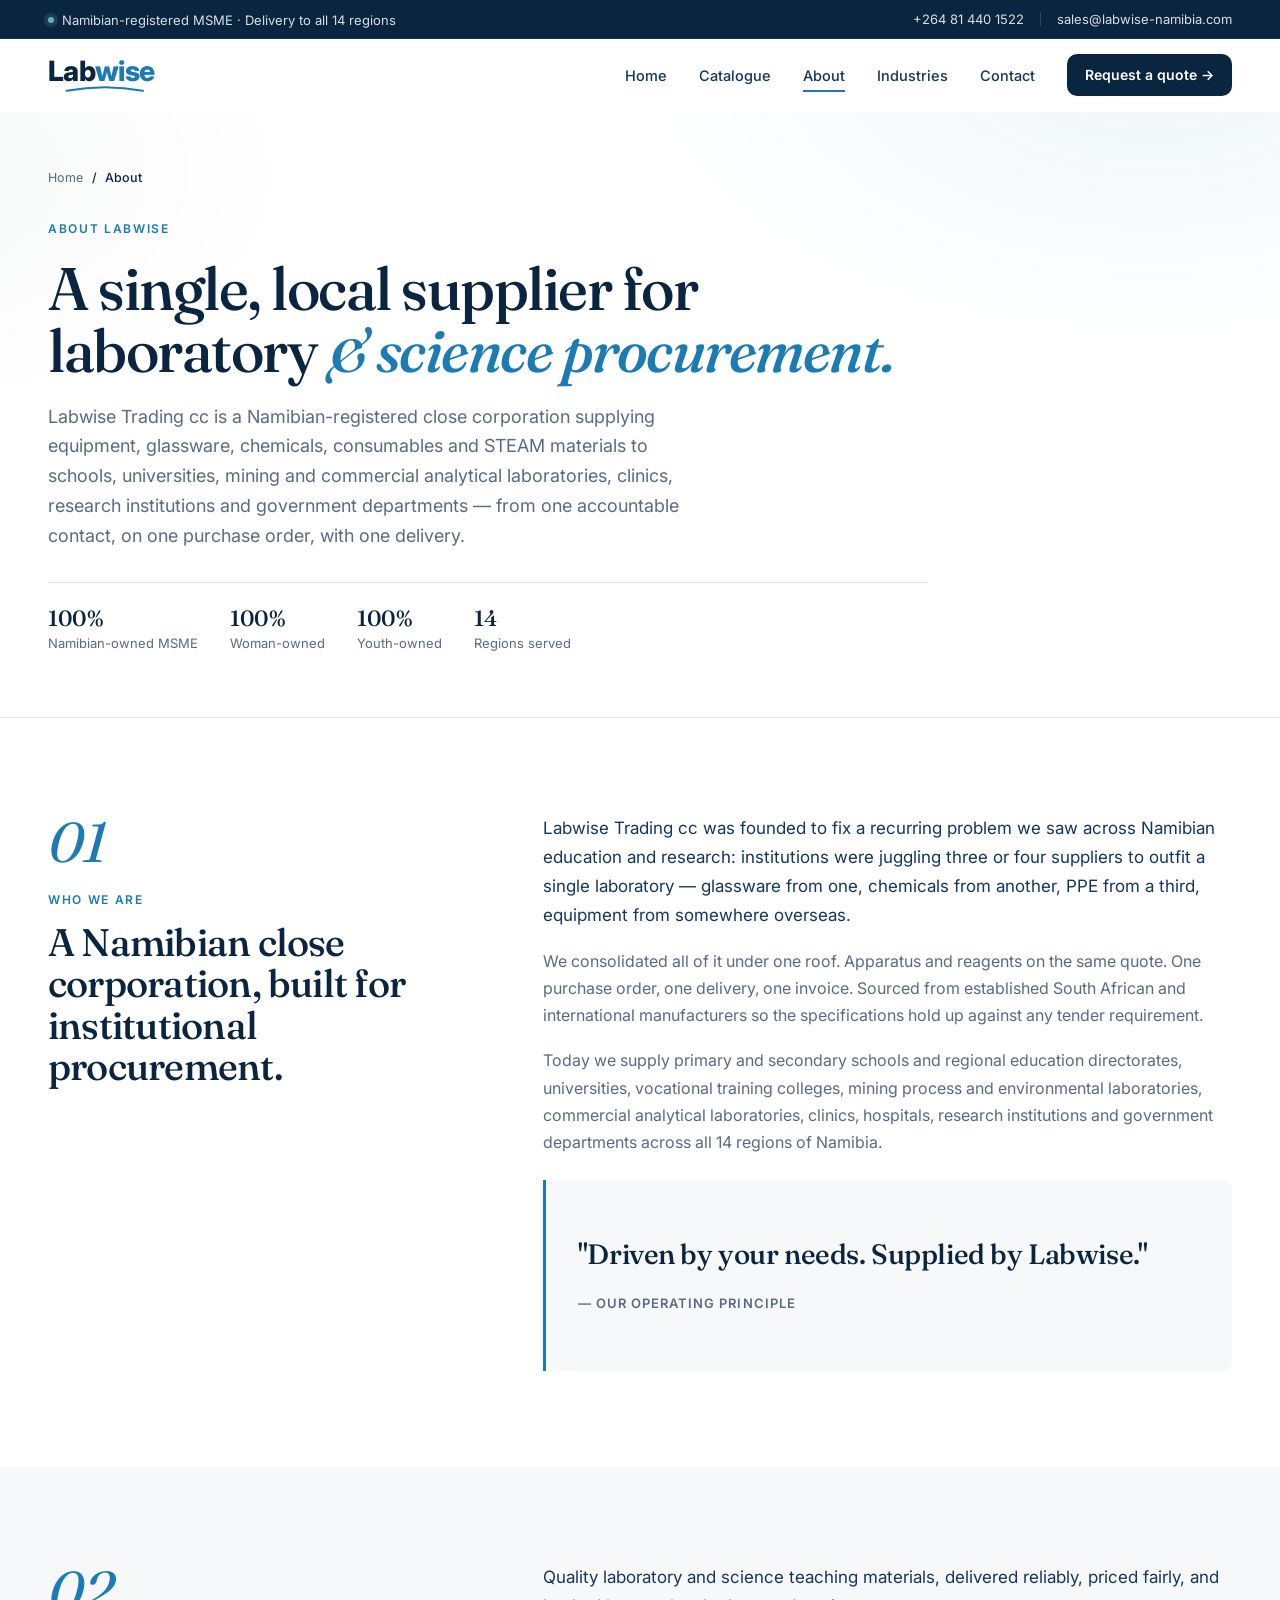
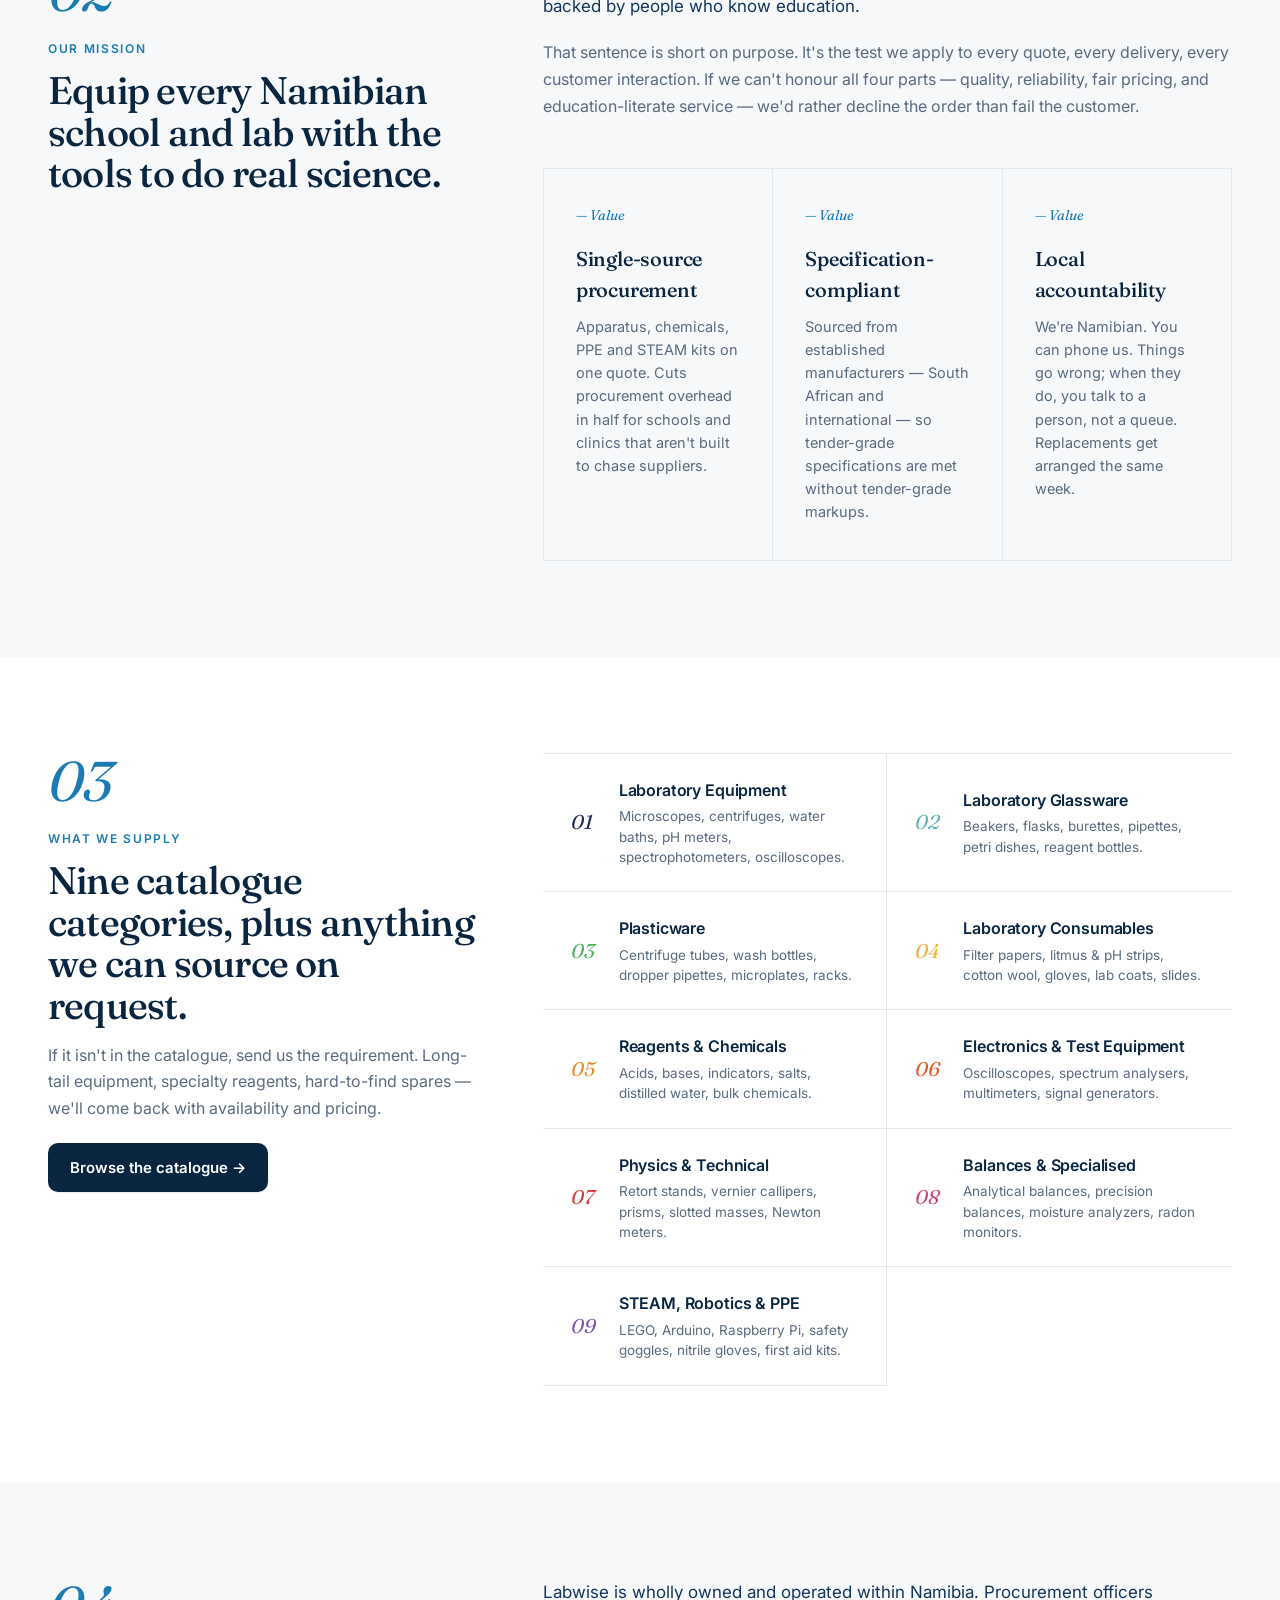
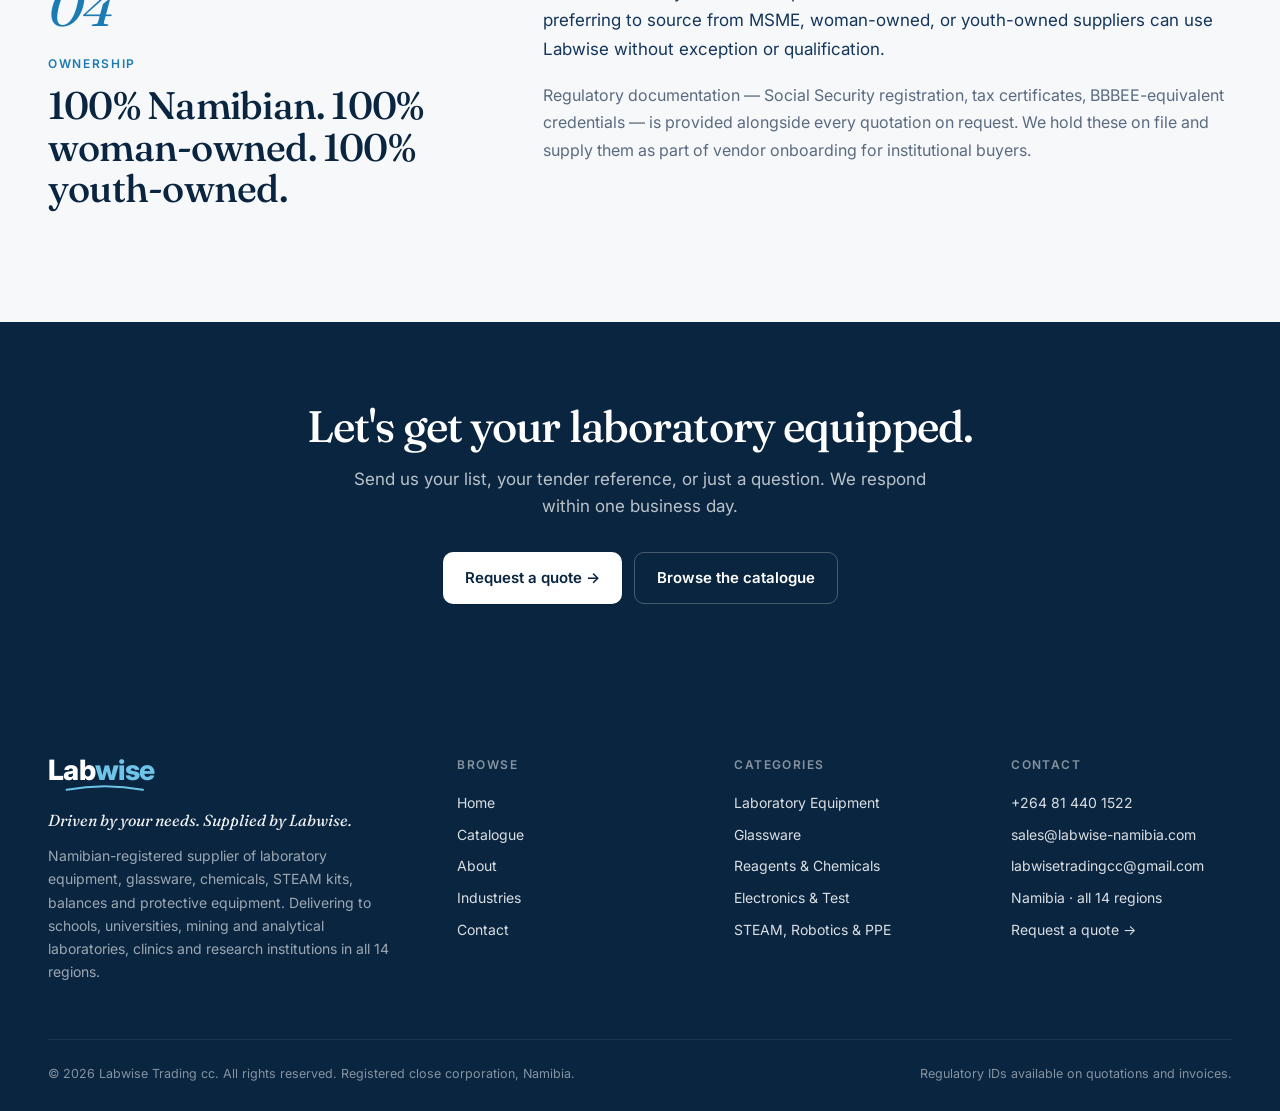
<file: about.html>
<!DOCTYPE html>
<html lang="en">
<head>
    <meta charset="UTF-8">
    <meta name="viewport" content="width=device-width, initial-scale=1.0">
    <meta name="description" content="About Labwise Trading cc — a Namibian-registered, 100% woman- and youth-owned supplier of laboratory equipment, glassware, chemicals, STEAM kits and protective equipment to schools, universities, mining and commercial analytical laboratories, clinics and research institutions across all 14 regions.">
    <meta name="robots" content="index, follow">
    <meta name="theme-color" content="#0a2540">

    <meta property="og:type" content="website">
    <meta property="og:url" content="https://www.labwise-namibia.com/about.html">
    <meta property="og:title" content="About Labwise — Namibian Laboratory & Science Supplier">
    <meta property="og:description" content="Single-source supplier. Local presence. Delivery to all 14 regions. Driven by your needs.">

    <link rel="canonical" href="https://www.labwise-namibia.com/about.html">

    <title>About — Labwise Trading cc</title>

    <link rel="icon" href="favicon.ico" sizes="32x32">
    <link rel="icon" href="favicon.svg" type="image/svg+xml">
    <link rel="apple-touch-icon" href="apple-touch-icon.png">
    <link rel="stylesheet" href="styles.css">
    <link rel="preconnect" href="https://fonts.googleapis.com">
    <link rel="preconnect" href="https://fonts.gstatic.com" crossorigin>
    <link href="https://fonts.googleapis.com/css2?family=Inter:wght@300;400;500;600;700;800&family=Fraunces:opsz,wght@9..144,400;9..144,500;9..144,600&display=swap" rel="stylesheet">
</head>
<body class="page-about">

    <!-- Utility bar -->
    <div class="utility-bar">
        <div class="container utility-inner">
            <div class="utility-left">
                <span class="util-item"><span class="util-dot"></span>Namibian-registered MSME · Delivery to all 14 regions</span>
            </div>
            <div class="utility-right">
                <a href="tel:+264814401522" class="util-item">+264 81 440 1522</a>
                <span class="util-divider"></span>
                <a href="mailto:sales@labwise-namibia.com" class="util-item">sales@labwise-namibia.com</a>
            </div>
        </div>
    </div>

    <!-- Nav -->
    <nav class="navbar" id="navbar">
        <div class="container nav-wrapper">
            <a href="index.html" class="logo" aria-label="Labwise — Home">
                <span class="logo-lab">Lab</span><span class="logo-wise">wise</span>
                <svg class="logo-curve" viewBox="0 0 90 8" aria-hidden="true">
                    <path d="M2 6 Q 45 -2 88 6" fill="none" stroke="currentColor" stroke-width="2.5" stroke-linecap="round"/>
                </svg>
            </a>

            <button class="mobile-menu-toggle" id="mobileMenuToggle" aria-label="Toggle menu" aria-expanded="false">
                <span></span><span></span><span></span>
            </button>

            <ul class="nav-menu" id="navMenu">
                <li><a href="index.html" class="nav-link">Home</a></li>
                <li><a href="catalogue.html" class="nav-link">Catalogue</a></li>
                <li><a href="about.html" class="nav-link active">About</a></li>
                <li><a href="industries.html" class="nav-link">Industries</a></li>
                <li><a href="contact.html" class="nav-link">Contact</a></li>
                <li><a href="contact.html#quote" class="btn-primary-nav">Request a quote →</a></li>
            </ul>
        </div>
    </nav>

    <!-- Page hero -->
    <header class="page-hero">
        <div class="container">
            <nav class="breadcrumb" aria-label="Breadcrumb">
                <a href="index.html">Home</a><span class="breadcrumb-sep">/</span><span>About</span>
            </nav>
            <div class="page-hero-inner">
                <span class="eyebrow">About Labwise</span>
                <h1 class="page-hero-title">A single, local supplier for laboratory <em>&amp; science procurement.</em></h1>
                <p class="page-hero-lede">
                    Labwise Trading cc is a Namibian-registered close corporation supplying equipment, glassware, chemicals, consumables and STEAM materials to schools, universities, mining and commercial analytical laboratories, clinics, research institutions and government departments — from one accountable contact, on one purchase order, with one delivery.
                </p>
                <div class="page-hero-meta">
                    <div class="page-hero-meta-item">
                        <strong>100%</strong>
                        <span>Namibian-owned MSME</span>
                    </div>
                    <div class="page-hero-meta-item">
                        <strong>100%</strong>
                        <span>Woman-owned</span>
                    </div>
                    <div class="page-hero-meta-item">
                        <strong>100%</strong>
                        <span>Youth-owned</span>
                    </div>
                    <div class="page-hero-meta-item">
                        <strong>14</strong>
                        <span>Regions served</span>
                    </div>
                </div>
            </div>
        </div>
    </header>

    <!-- Section 01 — Who We Are -->
    <section class="numbered-section">
        <div class="container">
            <aside class="numbered-aside">
                <div class="numbered-prefix">01</div>
                <span class="section-eyebrow">Who we are</span>
                <h2>A Namibian close corporation, built for institutional procurement.</h2>
            </aside>
            <div>
                <p style="font-size:1.0625rem; line-height:1.7; color:var(--ink-2); margin-bottom:18px;">
                    Labwise Trading cc was founded to fix a recurring problem we saw across Namibian education and research: institutions were juggling three or four suppliers to outfit a single laboratory — glassware from one, chemicals from another, PPE from a third, equipment from somewhere overseas.
                </p>
                <p style="color:var(--muted); line-height:1.7; margin-bottom:18px;">
                    We consolidated all of it under one roof. Apparatus and reagents on the same quote. One purchase order, one delivery, one invoice. Sourced from established South African and international manufacturers so the specifications hold up against any tender requirement.
                </p>
                <p style="color:var(--muted); line-height:1.7; margin-bottom:24px;">
                    Today we supply primary and secondary schools and regional education directorates, universities, vocational training colleges, mining process and environmental laboratories, commercial analytical laboratories, clinics, hospitals, research institutions and government departments across all 14 regions of Namibia.
                </p>

                <figure class="pullquote">
                    <q>Driven by your needs. Supplied by Labwise.</q>
                    <cite>— Our operating principle</cite>
                </figure>
            </div>
        </div>
    </section>

    <!-- Section 02 — Mission -->
    <section class="numbered-section numbered-section--alt">
        <div class="container">
            <aside class="numbered-aside">
                <div class="numbered-prefix">02</div>
                <span class="section-eyebrow">Our mission</span>
                <h2>Equip every Namibian school and lab with the tools to do real science.</h2>
            </aside>
            <div>
                <p style="font-size:1.0625rem; line-height:1.7; color:var(--ink-2); margin-bottom:18px;">
                    Quality laboratory and science teaching materials, delivered reliably, priced fairly, and backed by people who know education.
                </p>
                <p style="color:var(--muted); line-height:1.7; margin-bottom:24px;">
                    That sentence is short on purpose. It's the test we apply to every quote, every delivery, every customer interaction. If we can't honour all four parts — quality, reliability, fair pricing, and education-literate service — we'd rather decline the order than fail the customer.
                </p>

                <div class="values-grid">
                    <div class="value-item">
                        <span class="value-num">— Value</span>
                        <h4>Single-source procurement</h4>
                        <p>Apparatus, chemicals, PPE and STEAM kits on one quote. Cuts procurement overhead in half for schools and clinics that aren't built to chase suppliers.</p>
                    </div>
                    <div class="value-item">
                        <span class="value-num">— Value</span>
                        <h4>Specification-compliant</h4>
                        <p>Sourced from established manufacturers — South African and international — so tender-grade specifications are met without tender-grade markups.</p>
                    </div>
                    <div class="value-item">
                        <span class="value-num">— Value</span>
                        <h4>Local accountability</h4>
                        <p>We're Namibian. You can phone us. Things go wrong; when they do, you talk to a person, not a queue. Replacements get arranged the same week.</p>
                    </div>
                </div>
            </div>
        </div>
    </section>

    <!-- Section 03 — What we supply -->
    <section class="numbered-section">
        <div class="container">
            <aside class="numbered-aside">
                <div class="numbered-prefix">03</div>
                <span class="section-eyebrow">What we supply</span>
                <h2>Nine catalogue categories, plus anything we can source on request.</h2>
                <p>If it isn't in the catalogue, send us the requirement. Long-tail equipment, specialty reagents, hard-to-find spares — we'll come back with availability and pricing.</p>
                <a href="catalogue.html" class="btn-primary" style="margin-top:8px;">Browse the catalogue →</a>
            </aside>
            <div>
                <ol class="supply-list">
                    <li class="supply-item" style="--cat: #1e2a5e;">
                        <span class="supply-num">01</span>
                        <div class="supply-content">
                            <h4>Laboratory Equipment</h4>
                            <p>Microscopes, centrifuges, water baths, pH meters, spectrophotometers, oscilloscopes.</p>
                        </div>
                    </li>
                    <li class="supply-item" style="--cat: #5fb3b5;">
                        <span class="supply-num">02</span>
                        <div class="supply-content">
                            <h4>Laboratory Glassware</h4>
                            <p>Beakers, flasks, burettes, pipettes, petri dishes, reagent bottles.</p>
                        </div>
                    </li>
                    <li class="supply-item" style="--cat: #4eb262;">
                        <span class="supply-num">03</span>
                        <div class="supply-content">
                            <h4>Plasticware</h4>
                            <p>Centrifuge tubes, wash bottles, dropper pipettes, microplates, racks.</p>
                        </div>
                    </li>
                    <li class="supply-item" style="--cat: #f2b134;">
                        <span class="supply-num">04</span>
                        <div class="supply-content">
                            <h4>Laboratory Consumables</h4>
                            <p>Filter papers, litmus &amp; pH strips, cotton wool, gloves, lab coats, slides.</p>
                        </div>
                    </li>
                    <li class="supply-item" style="--cat: #ec8b29;">
                        <span class="supply-num">05</span>
                        <div class="supply-content">
                            <h4>Reagents &amp; Chemicals</h4>
                            <p>Acids, bases, indicators, salts, distilled water, bulk chemicals.</p>
                        </div>
                    </li>
                    <li class="supply-item" style="--cat: #e95824;">
                        <span class="supply-num">06</span>
                        <div class="supply-content">
                            <h4>Electronics &amp; Test Equipment</h4>
                            <p>Oscilloscopes, spectrum analysers, multimeters, signal generators.</p>
                        </div>
                    </li>
                    <li class="supply-item" style="--cat: #d63b3b;">
                        <span class="supply-num">07</span>
                        <div class="supply-content">
                            <h4>Physics &amp; Technical</h4>
                            <p>Retort stands, vernier callipers, prisms, slotted masses, Newton meters.</p>
                        </div>
                    </li>
                    <li class="supply-item" style="--cat: #c9437d;">
                        <span class="supply-num">08</span>
                        <div class="supply-content">
                            <h4>Balances &amp; Specialised</h4>
                            <p>Analytical balances, precision balances, moisture analyzers, radon monitors.</p>
                        </div>
                    </li>
                    <li class="supply-item" style="--cat: #7e57a9;">
                        <span class="supply-num">09</span>
                        <div class="supply-content">
                            <h4>STEAM, Robotics &amp; PPE</h4>
                            <p>LEGO, Arduino, Raspberry Pi, safety goggles, nitrile gloves, first aid kits.</p>
                        </div>
                    </li>
                </ol>
            </div>
        </div>
    </section>

    <!-- Section 04 — Ownership credentials -->
    <section class="numbered-section numbered-section--alt">
        <div class="container">
            <aside class="numbered-aside">
                <div class="numbered-prefix">04</div>
                <span class="section-eyebrow">Ownership</span>
                <h2>100% Namibian. 100% woman-owned. 100% youth-owned.</h2>
            </aside>
            <div>
                <p style="font-size:1.0625rem; line-height:1.7; color:var(--ink-2); margin-bottom:18px;">
                    Labwise is wholly owned and operated within Namibia. Procurement officers preferring to source from MSME, woman-owned, or youth-owned suppliers can use Labwise without exception or qualification.
                </p>
                <p style="color:var(--muted); line-height:1.7; margin-bottom:0;">
                    Regulatory documentation — Social Security registration, tax certificates, BBBEE-equivalent credentials — is provided alongside every quotation on request. We hold these on file and supply them as part of vendor onboarding for institutional buyers.
                </p>
            </div>
        </div>
    </section>

    <!-- CTA band -->
    <section class="cta-band">
        <div class="container">
            <h2>Let's get your laboratory equipped.</h2>
            <p>Send us your list, your tender reference, or just a question. We respond within one business day.</p>
            <div class="cta-band-actions">
                <a href="contact.html#quote" class="btn-primary">Request a quote →</a>
                <a href="catalogue.html" class="btn-ghost">Browse the catalogue</a>
            </div>
        </div>
    </section>

    <!-- Footer -->
    <footer class="footer">
        <div class="container">
            <div class="footer-top">
                <div class="footer-brand">
                    <a href="index.html" class="logo logo--footer" aria-label="Labwise — Home">
                        <span class="logo-lab">Lab</span><span class="logo-wise">wise</span>
                        <svg class="logo-curve" viewBox="0 0 90 8" aria-hidden="true">
                            <path d="M2 6 Q 45 -2 88 6" fill="none" stroke="currentColor" stroke-width="2.5" stroke-linecap="round"/>
                        </svg>
                    </a>
                    <p class="footer-tag">Driven by your needs. Supplied by Labwise.</p>
                    <p class="footer-desc">Namibian-registered supplier of laboratory equipment, glassware, chemicals, STEAM kits, balances and protective equipment. Delivering to schools, universities, mining and analytical laboratories, clinics and research institutions in all 14 regions.</p>
                </div>

                <div class="footer-col">
                    <h5>Browse</h5>
                    <ul>
                        <li><a href="index.html">Home</a></li>
                        <li><a href="catalogue.html">Catalogue</a></li>
                        <li><a href="about.html">About</a></li>
                        <li><a href="industries.html">Industries</a></li>
                        <li><a href="contact.html">Contact</a></li>
                    </ul>
                </div>

                <div class="footer-col">
                    <h5>Categories</h5>
                    <ul>
                        <li><a href="catalogue.html">Laboratory Equipment</a></li>
                        <li><a href="catalogue.html">Glassware</a></li>
                        <li><a href="catalogue.html">Reagents &amp; Chemicals</a></li>
                        <li><a href="catalogue.html">Electronics &amp; Test</a></li>
                        <li><a href="catalogue.html">STEAM, Robotics &amp; PPE</a></li>
                    </ul>
                </div>

                <div class="footer-col">
                    <h5>Contact</h5>
                    <ul>
                        <li><a href="tel:+264814401522">+264 81 440 1522</a></li>
                        <li><a href="mailto:sales@labwise-namibia.com">sales@labwise-namibia.com</a></li>
                        <li><a href="mailto:labwisetradingcc@gmail.com">labwisetradingcc@gmail.com</a></li>
                        <li>Namibia · all 14 regions</li>
                        <li><a href="contact.html#quote">Request a quote →</a></li>
                    </ul>
                </div>
            </div>

            <div class="footer-bottom">
                <div>© <span id="footerYear">2026</span> Labwise Trading cc. All rights reserved. Registered close corporation, Namibia.</div>
                <div class="footer-meta">Regulatory IDs available on quotations and invoices.</div>
            </div>
        </div>
    </footer>

    <button class="scroll-to-top" id="scrollToTop" aria-label="Scroll to top">
        <svg viewBox="0 0 24 24" aria-hidden="true"><path d="M6 14l6-6 6 6" fill="none" stroke="currentColor" stroke-width="2.5" stroke-linecap="round" stroke-linejoin="round"/></svg>
    </button>

    <script src="script.js"></script>
</body>
</html>
</file>
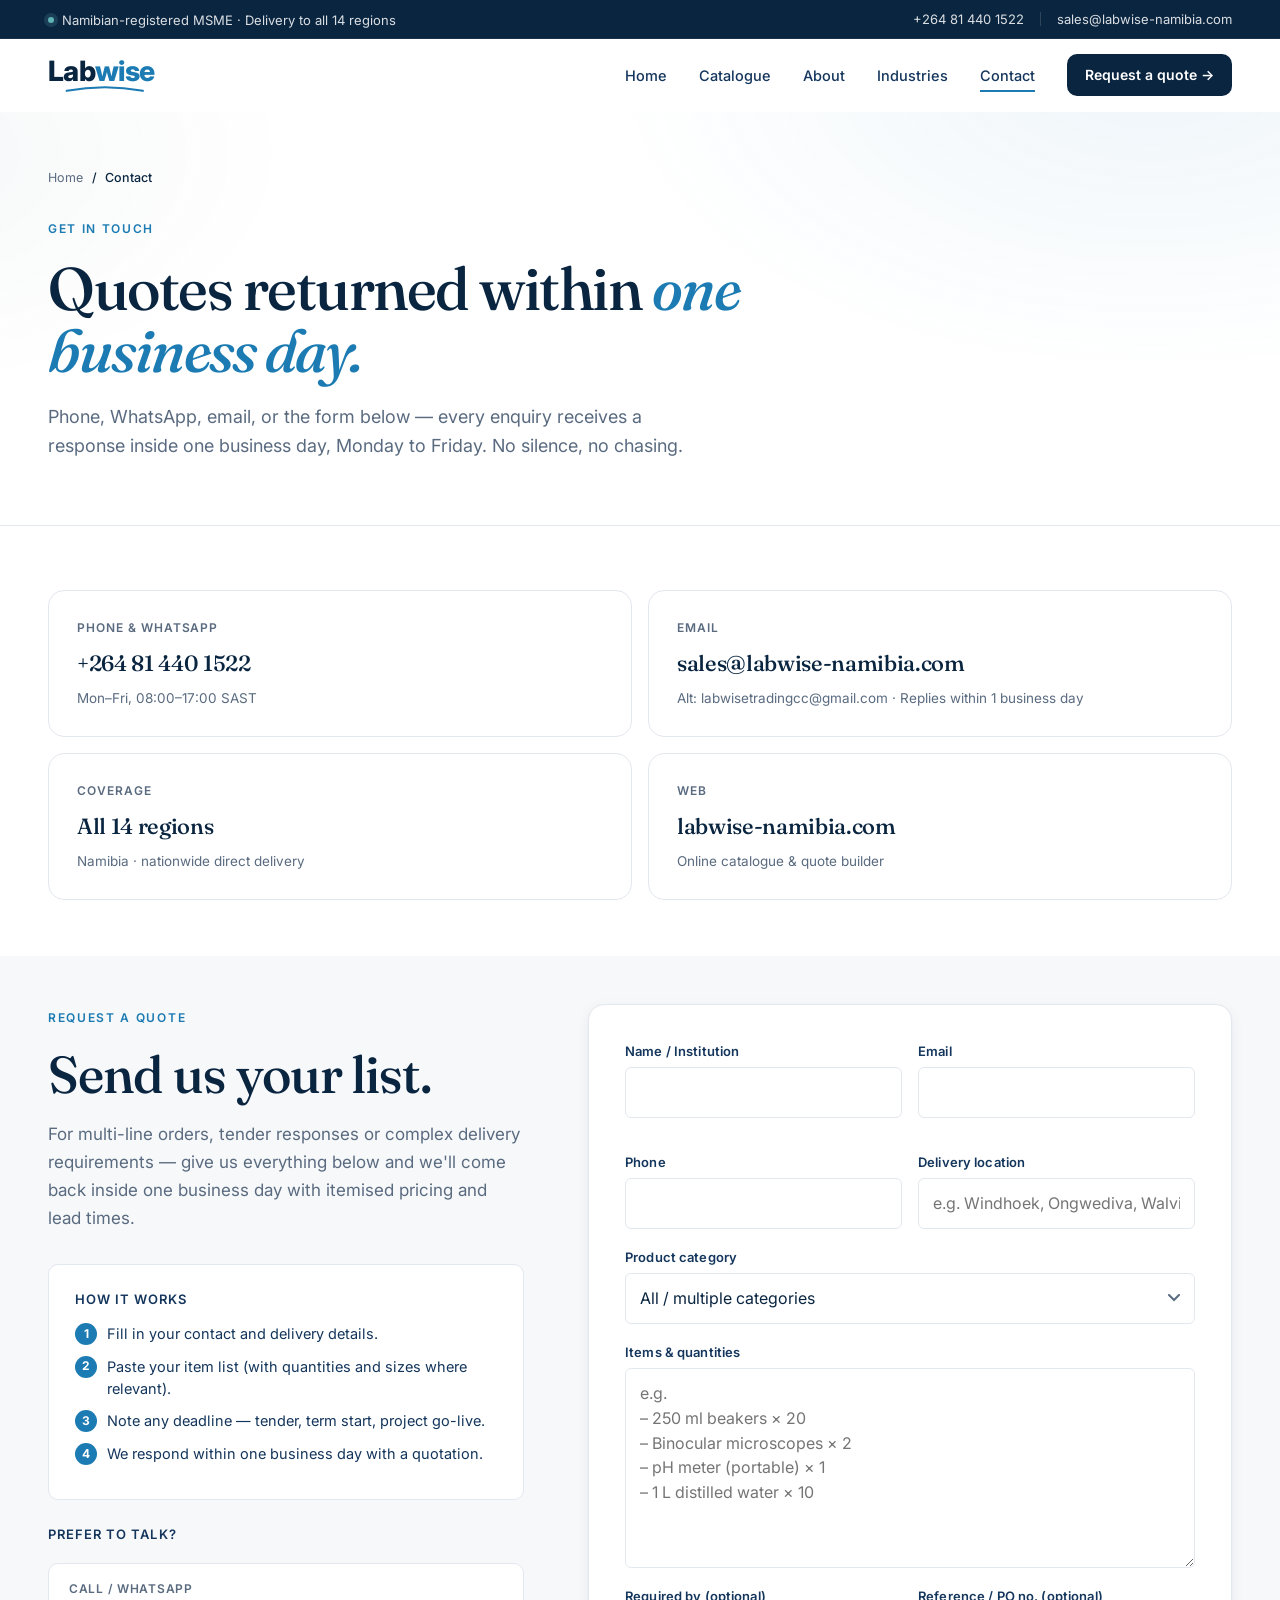
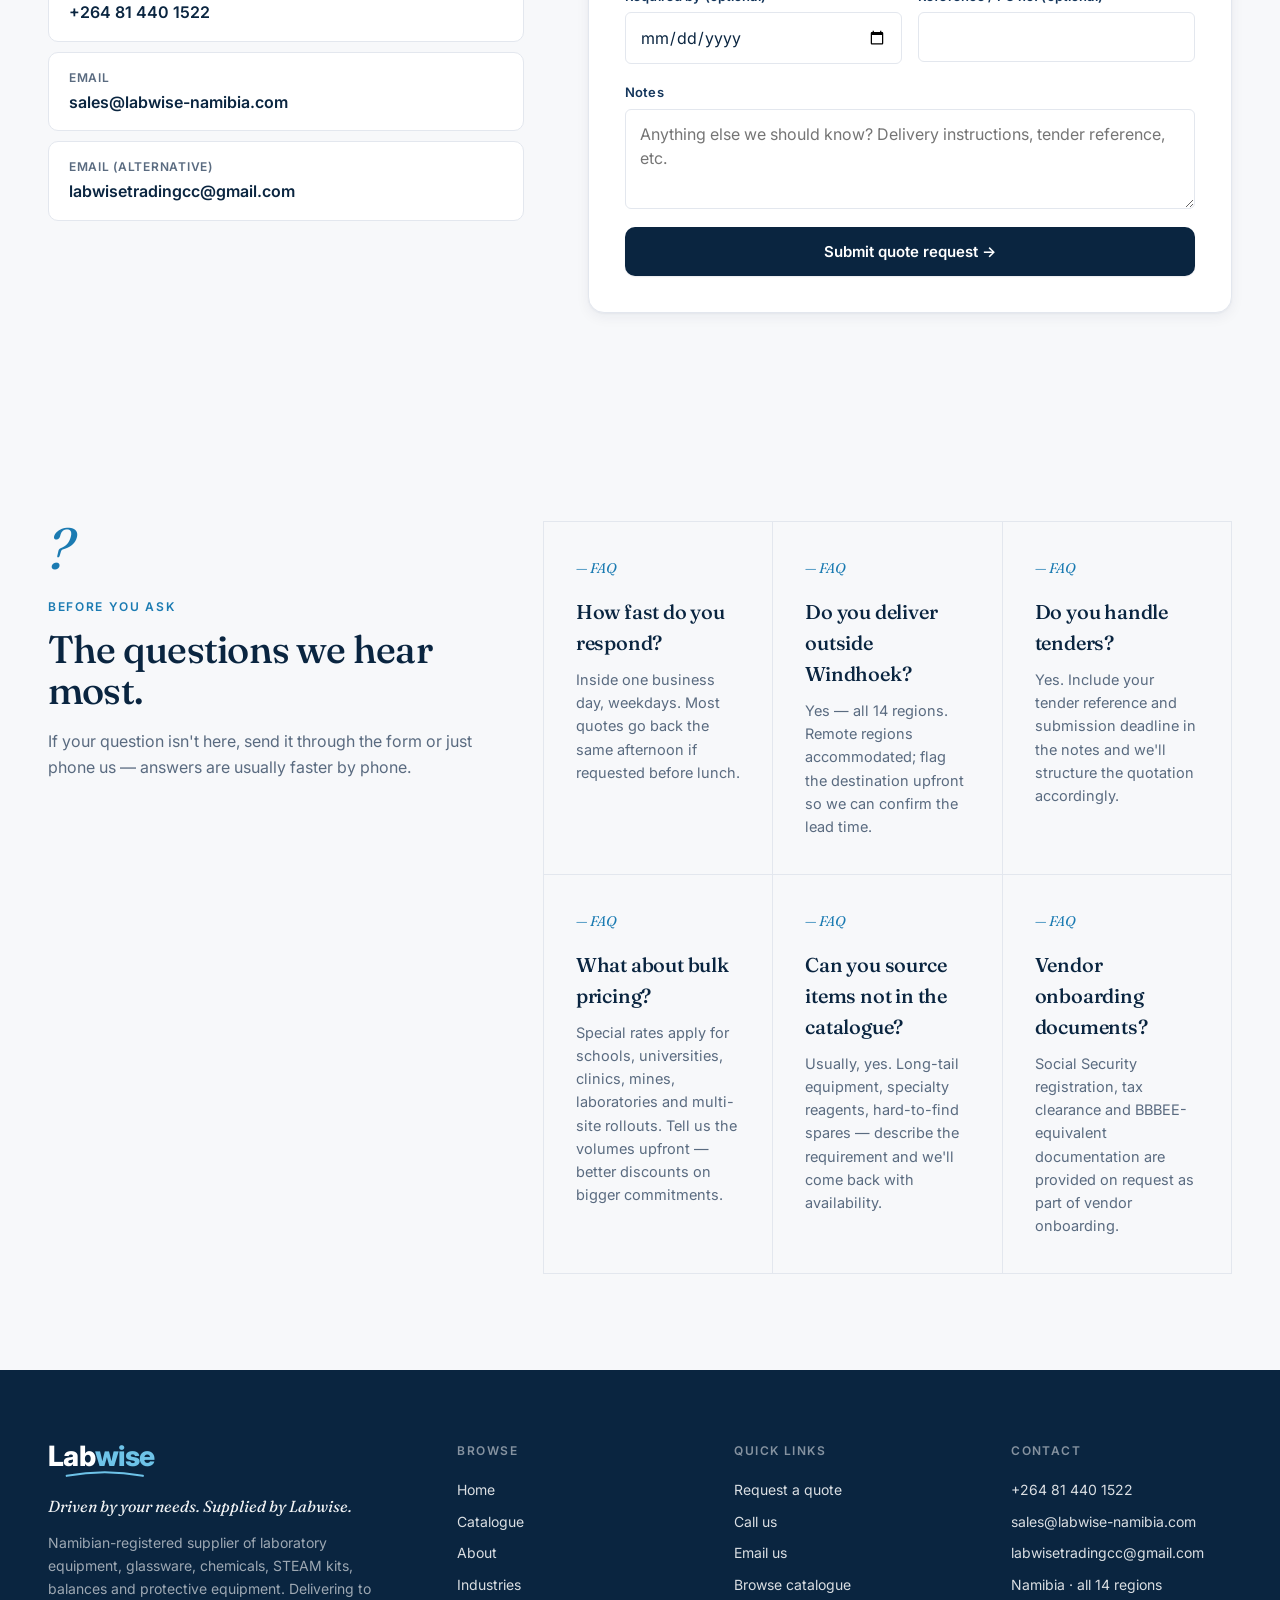
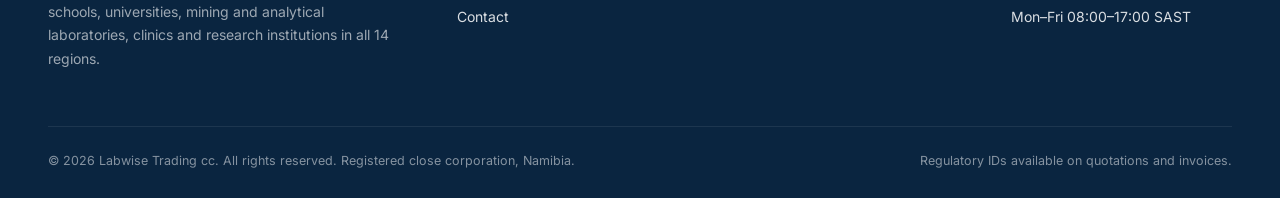
<file: contact.html>
<!DOCTYPE html>
<html lang="en">
<head>
    <meta charset="UTF-8">
    <meta name="viewport" content="width=device-width, initial-scale=1.0">
    <meta name="description" content="Contact Labwise Trading cc — phone, WhatsApp, email and quote request form. Namibian-registered supplier delivering laboratory equipment to all 14 regions.">
    <meta name="robots" content="index, follow">
    <meta name="theme-color" content="#0a2540">

    <meta property="og:type" content="website">
    <meta property="og:url" content="https://www.labwise-namibia.com/contact.html">
    <meta property="og:title" content="Contact Labwise — Quotes within 24 hours">
    <meta property="og:description" content="Phone, WhatsApp, email and a full quote request form. We respond within one business day.">

    <link rel="canonical" href="https://www.labwise-namibia.com/contact.html">

    <title>Contact &amp; Quotes — Labwise Trading cc</title>

    <link rel="icon" href="favicon.ico" sizes="32x32">
    <link rel="icon" href="favicon.svg" type="image/svg+xml">
    <link rel="apple-touch-icon" href="apple-touch-icon.png">
    <link rel="stylesheet" href="styles.css">
    <link rel="preconnect" href="https://fonts.googleapis.com">
    <link rel="preconnect" href="https://fonts.gstatic.com" crossorigin>
    <link href="https://fonts.googleapis.com/css2?family=Inter:wght@300;400;500;600;700;800&family=Fraunces:opsz,wght@9..144,400;9..144,500;9..144,600&display=swap" rel="stylesheet">
</head>
<body class="page-contact">

    <!-- Utility bar -->
    <div class="utility-bar">
        <div class="container utility-inner">
            <div class="utility-left">
                <span class="util-item"><span class="util-dot"></span>Namibian-registered MSME · Delivery to all 14 regions</span>
            </div>
            <div class="utility-right">
                <a href="tel:+264814401522" class="util-item">+264 81 440 1522</a>
                <span class="util-divider"></span>
                <a href="mailto:sales@labwise-namibia.com" class="util-item">sales@labwise-namibia.com</a>
            </div>
        </div>
    </div>

    <!-- Nav -->
    <nav class="navbar" id="navbar">
        <div class="container nav-wrapper">
            <a href="index.html" class="logo" aria-label="Labwise — Home">
                <span class="logo-lab">Lab</span><span class="logo-wise">wise</span>
                <svg class="logo-curve" viewBox="0 0 90 8" aria-hidden="true">
                    <path d="M2 6 Q 45 -2 88 6" fill="none" stroke="currentColor" stroke-width="2.5" stroke-linecap="round"/>
                </svg>
            </a>

            <button class="mobile-menu-toggle" id="mobileMenuToggle" aria-label="Toggle menu" aria-expanded="false">
                <span></span><span></span><span></span>
            </button>

            <ul class="nav-menu" id="navMenu">
                <li><a href="index.html" class="nav-link">Home</a></li>
                <li><a href="catalogue.html" class="nav-link">Catalogue</a></li>
                <li><a href="about.html" class="nav-link">About</a></li>
                <li><a href="industries.html" class="nav-link">Industries</a></li>
                <li><a href="contact.html" class="nav-link active">Contact</a></li>
                <li><a href="#quote" class="btn-primary-nav">Request a quote →</a></li>
            </ul>
        </div>
    </nav>

    <!-- Page hero -->
    <header class="page-hero">
        <div class="container">
            <nav class="breadcrumb" aria-label="Breadcrumb">
                <a href="index.html">Home</a><span class="breadcrumb-sep">/</span><span>Contact</span>
            </nav>
            <div class="page-hero-inner">
                <span class="eyebrow">Get in touch</span>
                <h1 class="page-hero-title">Quotes returned within <em>one business day.</em></h1>
                <p class="page-hero-lede">
                    Phone, WhatsApp, email, or the form below — every enquiry receives a response inside one business day, Monday to Friday. No silence, no chasing.
                </p>
            </div>
        </div>
    </header>

    <!-- Direct contact cards -->
    <section style="padding: 64px 0 0;">
        <div class="container">
            <div class="contact-stack">
                <a href="tel:+264814401522" class="contact-direct">
                    <span class="contact-direct-label">Phone &amp; WhatsApp</span>
                    <span class="contact-direct-value">+264 81 440 1522</span>
                    <span class="contact-direct-meta">Mon–Fri, 08:00–17:00 SAST</span>
                </a>
                <a href="mailto:sales@labwise-namibia.com" class="contact-direct">
                    <span class="contact-direct-label">Email</span>
                    <span class="contact-direct-value">sales@labwise-namibia.com</span>
                    <span class="contact-direct-meta">Alt: labwisetradingcc@gmail.com · Replies within 1 business day</span>
                </a>
                <div class="contact-direct" style="pointer-events:none;">
                    <span class="contact-direct-label">Coverage</span>
                    <span class="contact-direct-value">All 14 regions</span>
                    <span class="contact-direct-meta">Namibia · nationwide direct delivery</span>
                </div>
                <div class="contact-direct" style="pointer-events:none;">
                    <span class="contact-direct-label">Web</span>
                    <span class="contact-direct-value">labwise-namibia.com</span>
                    <span class="contact-direct-meta">Online catalogue &amp; quote builder</span>
                </div>
            </div>
        </div>
    </section>

    <!-- Quote form -->
    <section class="quote-section" id="quote" style="padding-top: 48px;">
        <div class="container quote-grid">
            <div class="quote-side">
                <span class="section-eyebrow">Request a quote</span>
                <h2 class="section-title">Send us your list.</h2>
                <p class="section-lede">For multi-line orders, tender responses or complex delivery requirements — give us everything below and we'll come back inside one business day with itemised pricing and lead times.</p>

                <div class="quote-instructions">
                    <h4>How it works</h4>
                    <ol>
                        <li>Fill in your contact and delivery details.</li>
                        <li>Paste your item list (with quantities and sizes where relevant).</li>
                        <li>Note any deadline — tender, term start, project go-live.</li>
                        <li>We respond within one business day with a quotation.</li>
                    </ol>
                </div>

                <div class="quote-direct">
                    <h4>Prefer to talk?</h4>
                    <a class="quote-direct-item" href="tel:+264814401522">
                        <span class="qd-label">Call / WhatsApp</span>
                        <span class="qd-value">+264 81 440 1522</span>
                    </a>
                    <a class="quote-direct-item" href="mailto:sales@labwise-namibia.com">
                        <span class="qd-label">Email</span>
                        <span class="qd-value">sales@labwise-namibia.com</span>
                    </a>
                    <a class="quote-direct-item" href="mailto:labwisetradingcc@gmail.com">
                        <span class="qd-label">Email (alternative)</span>
                        <span class="qd-value">labwisetradingcc@gmail.com</span>
                    </a>
                </div>
            </div>

            <div class="quote-form-wrap">
                <form class="quote-form" id="quoteForm" novalidate>
                    <div class="form-grid">
                        <div class="form-group">
                            <label for="name">Name / Institution</label>
                            <input type="text" id="name" name="name" required>
                        </div>
                        <div class="form-group">
                            <label for="email">Email</label>
                            <input type="email" id="email" name="email" required>
                        </div>
                        <div class="form-group">
                            <label for="phone">Phone</label>
                            <input type="tel" id="phone" name="phone" required>
                        </div>
                        <div class="form-group">
                            <label for="location">Delivery location</label>
                            <input type="text" id="location" name="location" placeholder="e.g. Windhoek, Ongwediva, Walvis Bay" required>
                        </div>
                    </div>

                    <div class="form-group">
                        <label for="category">Product category</label>
                        <select id="category" name="category">
                            <option value="">All / multiple categories</option>
                            <option value="equipment">Laboratory Equipment</option>
                            <option value="glassware">Glassware</option>
                            <option value="plasticware">Plasticware</option>
                            <option value="consumables">Consumables</option>
                            <option value="reagents">Reagents &amp; Chemicals</option>
                            <option value="electronics">Electronics &amp; Test Equipment</option>
                            <option value="physics">Physics &amp; Technical</option>
                            <option value="balances">Balances &amp; Specialised</option>
                            <option value="steam">STEAM, Robotics &amp; PPE</option>
                        </select>
                    </div>

                    <div class="form-group">
                        <label for="items">Items &amp; quantities</label>
                        <textarea id="items" name="items" rows="7" placeholder="e.g.&#10;– 250 ml beakers × 20&#10;– Binocular microscopes × 2&#10;– pH meter (portable) × 1&#10;– 1 L distilled water × 10" required></textarea>
                    </div>

                    <div class="form-grid">
                        <div class="form-group">
                            <label for="deadline">Required by (optional)</label>
                            <input type="date" id="deadline" name="deadline">
                        </div>
                        <div class="form-group">
                            <label for="reference">Reference / PO no. (optional)</label>
                            <input type="text" id="reference" name="reference">
                        </div>
                    </div>

                    <div class="form-group">
                        <label for="message">Notes</label>
                        <textarea id="message" name="message" rows="3" placeholder="Anything else we should know? Delivery instructions, tender reference, etc."></textarea>
                    </div>

                    <button type="submit" class="btn-primary btn-full">Submit quote request →</button>
                </form>
            </div>
        </div>
    </section>

    <!-- FAQ-ish strip -->
    <section class="numbered-section numbered-section--alt">
        <div class="container">
            <aside class="numbered-aside">
                <div class="numbered-prefix">?</div>
                <span class="section-eyebrow">Before you ask</span>
                <h2>The questions we hear most.</h2>
                <p>If your question isn't here, send it through the form or just phone us — answers are usually faster by phone.</p>
            </aside>
            <div>
                <div class="values-grid" style="margin-top:0;">
                    <div class="value-item">
                        <span class="value-num">— FAQ</span>
                        <h4>How fast do you respond?</h4>
                        <p>Inside one business day, weekdays. Most quotes go back the same afternoon if requested before lunch.</p>
                    </div>
                    <div class="value-item">
                        <span class="value-num">— FAQ</span>
                        <h4>Do you deliver outside Windhoek?</h4>
                        <p>Yes — all 14 regions. Remote regions accommodated; flag the destination upfront so we can confirm the lead time.</p>
                    </div>
                    <div class="value-item">
                        <span class="value-num">— FAQ</span>
                        <h4>Do you handle tenders?</h4>
                        <p>Yes. Include your tender reference and submission deadline in the notes and we'll structure the quotation accordingly.</p>
                    </div>
                    <div class="value-item">
                        <span class="value-num">— FAQ</span>
                        <h4>What about bulk pricing?</h4>
                        <p>Special rates apply for schools, universities, clinics, mines, laboratories and multi-site rollouts. Tell us the volumes upfront — better discounts on bigger commitments.</p>
                    </div>
                    <div class="value-item">
                        <span class="value-num">— FAQ</span>
                        <h4>Can you source items not in the catalogue?</h4>
                        <p>Usually, yes. Long-tail equipment, specialty reagents, hard-to-find spares — describe the requirement and we'll come back with availability.</p>
                    </div>
                    <div class="value-item">
                        <span class="value-num">— FAQ</span>
                        <h4>Vendor onboarding documents?</h4>
                        <p>Social Security registration, tax clearance and BBBEE-equivalent documentation are provided on request as part of vendor onboarding.</p>
                    </div>
                </div>
            </div>
        </div>
    </section>

    <!-- Footer -->
    <footer class="footer">
        <div class="container">
            <div class="footer-top">
                <div class="footer-brand">
                    <a href="index.html" class="logo logo--footer" aria-label="Labwise — Home">
                        <span class="logo-lab">Lab</span><span class="logo-wise">wise</span>
                        <svg class="logo-curve" viewBox="0 0 90 8" aria-hidden="true">
                            <path d="M2 6 Q 45 -2 88 6" fill="none" stroke="currentColor" stroke-width="2.5" stroke-linecap="round"/>
                        </svg>
                    </a>
                    <p class="footer-tag">Driven by your needs. Supplied by Labwise.</p>
                    <p class="footer-desc">Namibian-registered supplier of laboratory equipment, glassware, chemicals, STEAM kits, balances and protective equipment. Delivering to schools, universities, mining and analytical laboratories, clinics and research institutions in all 14 regions.</p>
                </div>

                <div class="footer-col">
                    <h5>Browse</h5>
                    <ul>
                        <li><a href="index.html">Home</a></li>
                        <li><a href="catalogue.html">Catalogue</a></li>
                        <li><a href="about.html">About</a></li>
                        <li><a href="industries.html">Industries</a></li>
                        <li><a href="contact.html">Contact</a></li>
                    </ul>
                </div>

                <div class="footer-col">
                    <h5>Quick links</h5>
                    <ul>
                        <li><a href="#quote">Request a quote</a></li>
                        <li><a href="tel:+264814401522">Call us</a></li>
                        <li><a href="mailto:sales@labwise-namibia.com">Email us</a></li>
                        <li><a href="catalogue.html">Browse catalogue</a></li>
                    </ul>
                </div>

                <div class="footer-col">
                    <h5>Contact</h5>
                    <ul>
                        <li><a href="tel:+264814401522">+264 81 440 1522</a></li>
                        <li><a href="mailto:sales@labwise-namibia.com">sales@labwise-namibia.com</a></li>
                        <li><a href="mailto:labwisetradingcc@gmail.com">labwisetradingcc@gmail.com</a></li>
                        <li>Namibia · all 14 regions</li>
                        <li>Mon–Fri 08:00–17:00 SAST</li>
                    </ul>
                </div>
            </div>

            <div class="footer-bottom">
                <div>© <span id="footerYear">2026</span> Labwise Trading cc. All rights reserved. Registered close corporation, Namibia.</div>
                <div class="footer-meta">Regulatory IDs available on quotations and invoices.</div>
            </div>
        </div>
    </footer>

    <button class="scroll-to-top" id="scrollToTop" aria-label="Scroll to top">
        <svg viewBox="0 0 24 24" aria-hidden="true"><path d="M6 14l6-6 6 6" fill="none" stroke="currentColor" stroke-width="2.5" stroke-linecap="round" stroke-linejoin="round"/></svg>
    </button>

    <script src="script.js"></script>
</body>
</html>
</file>
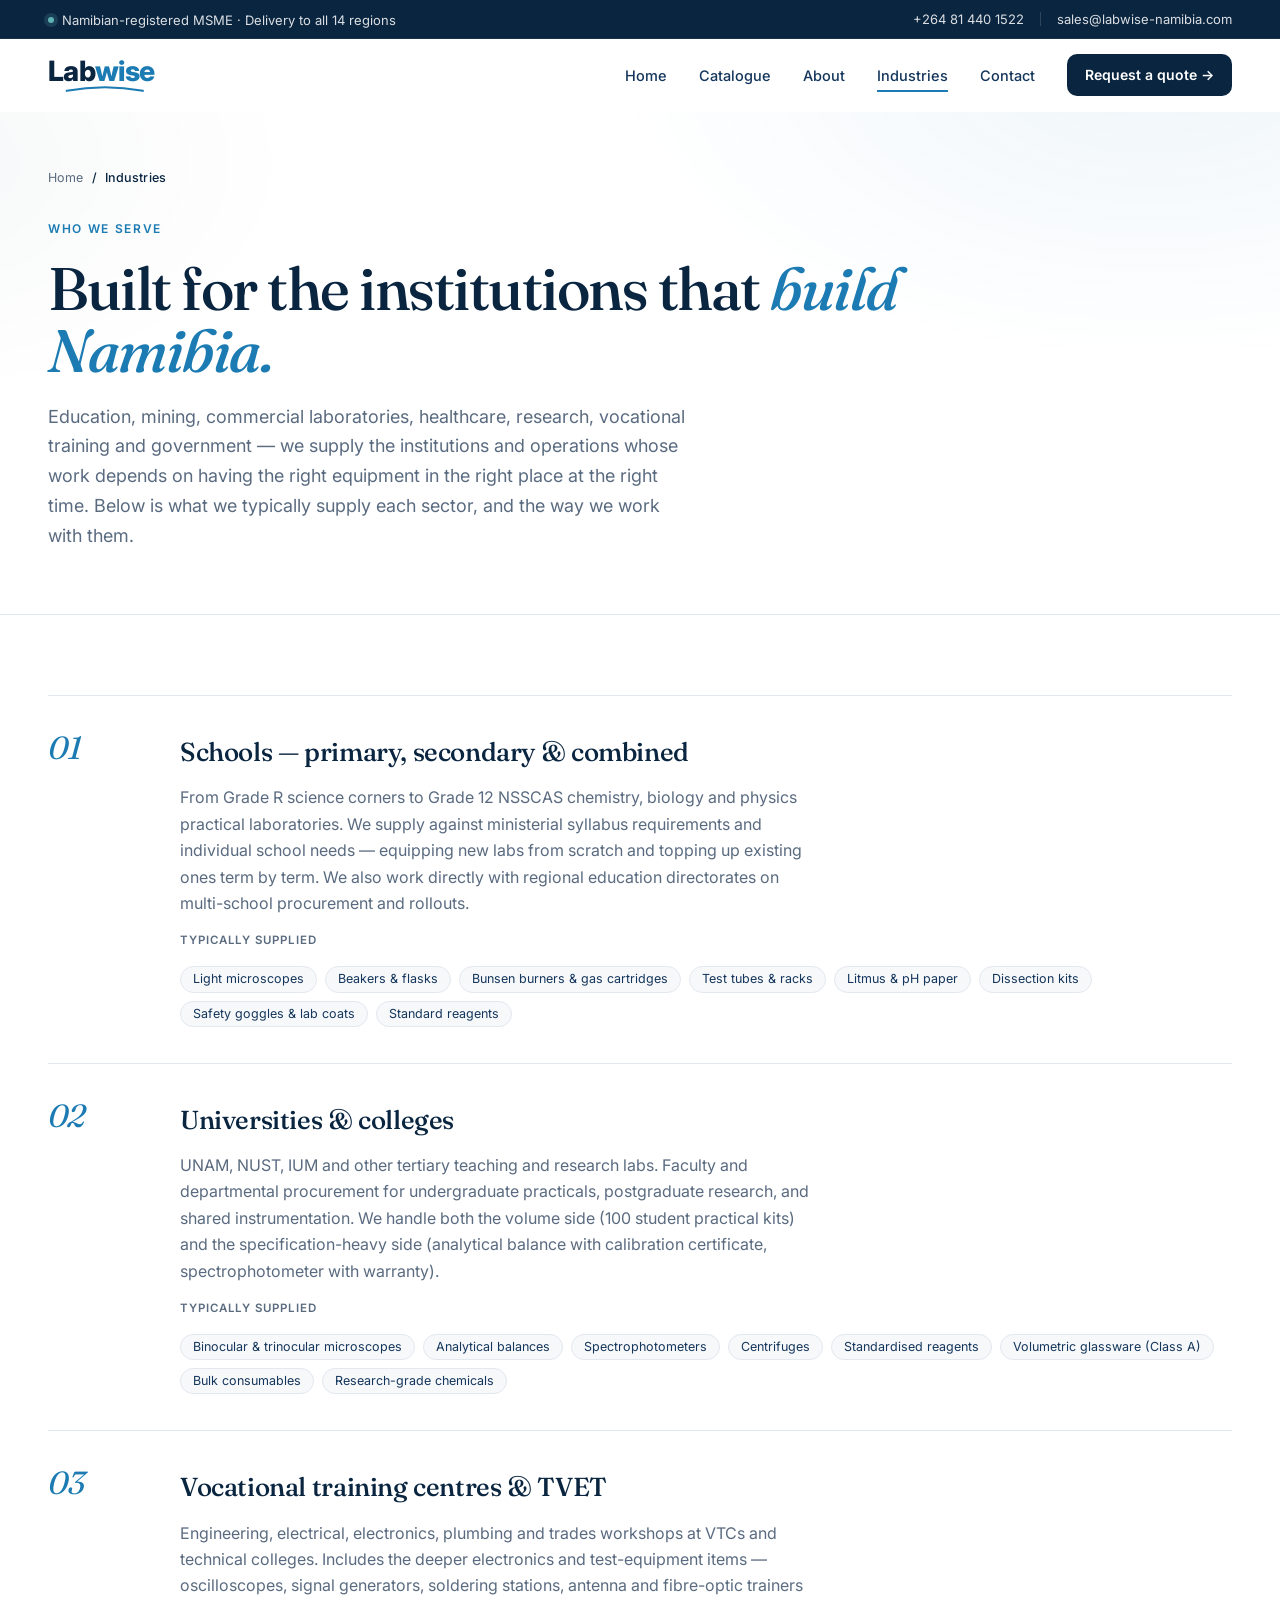
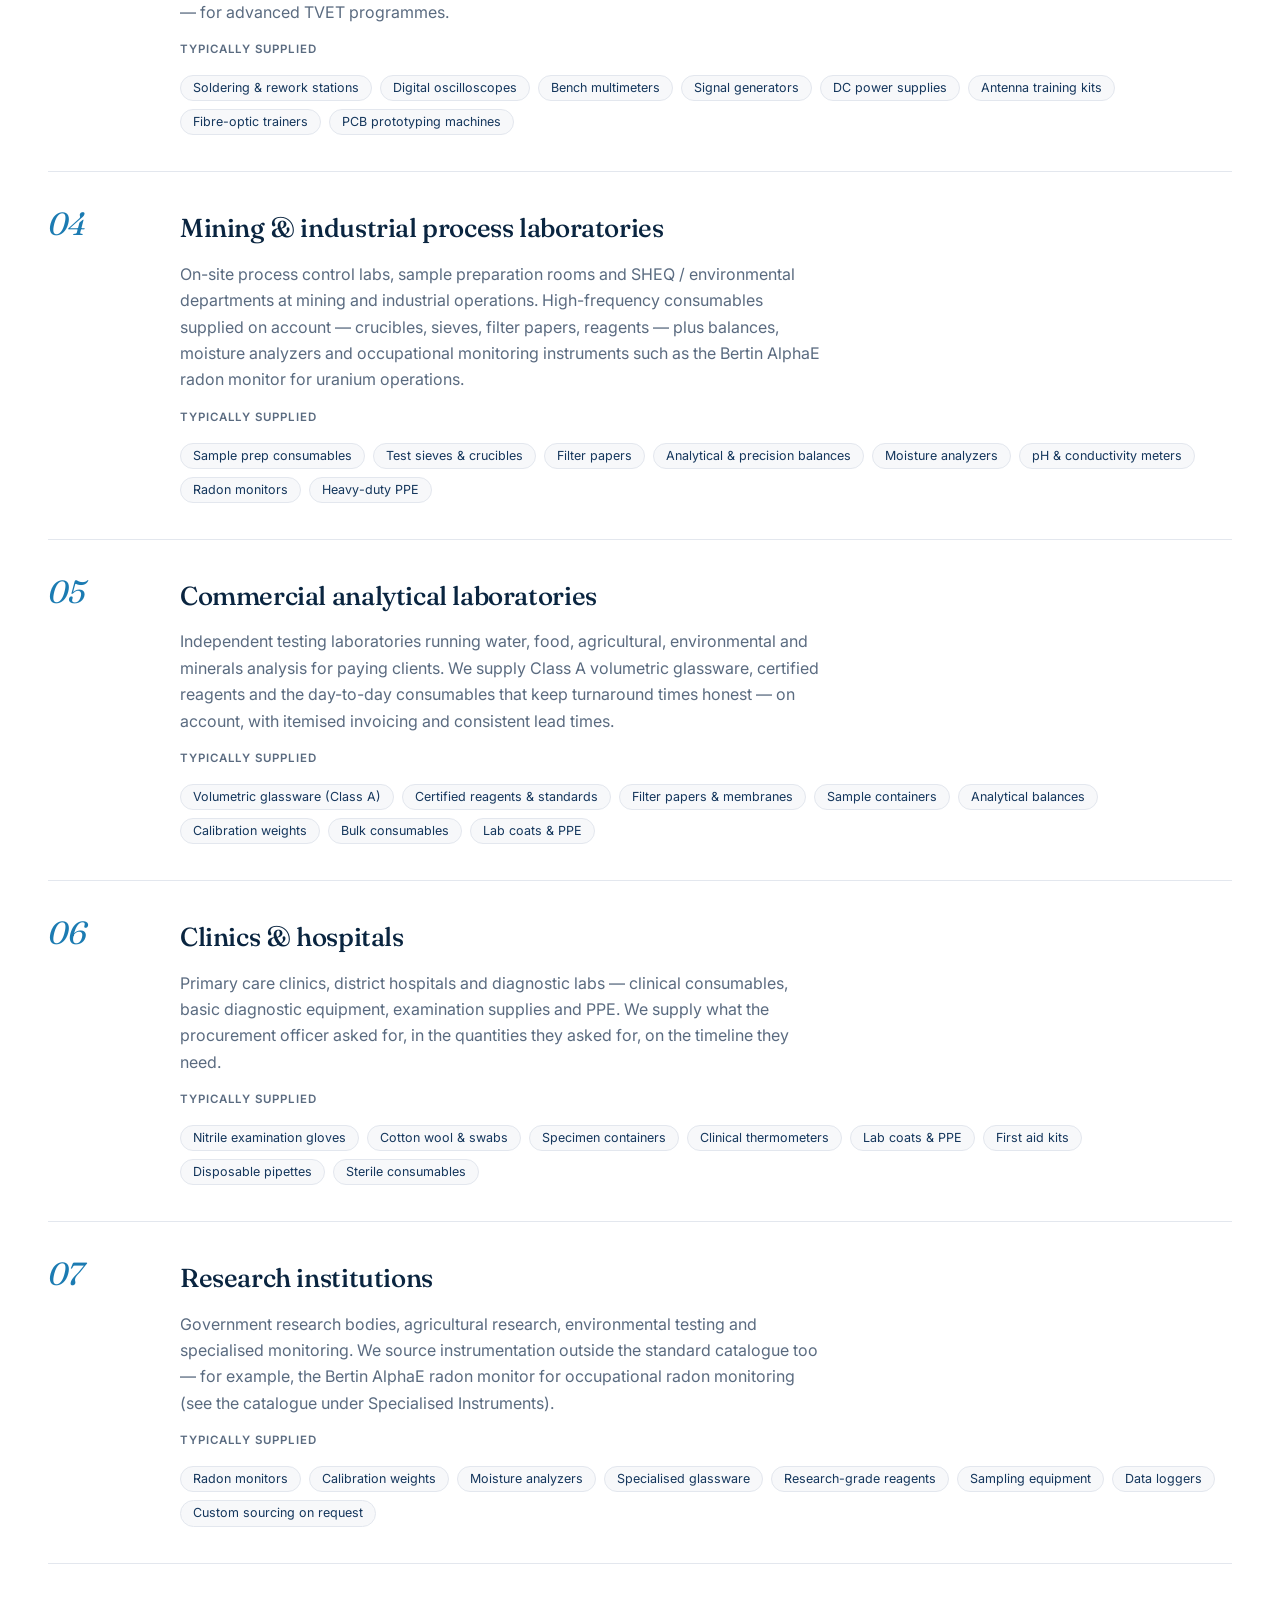
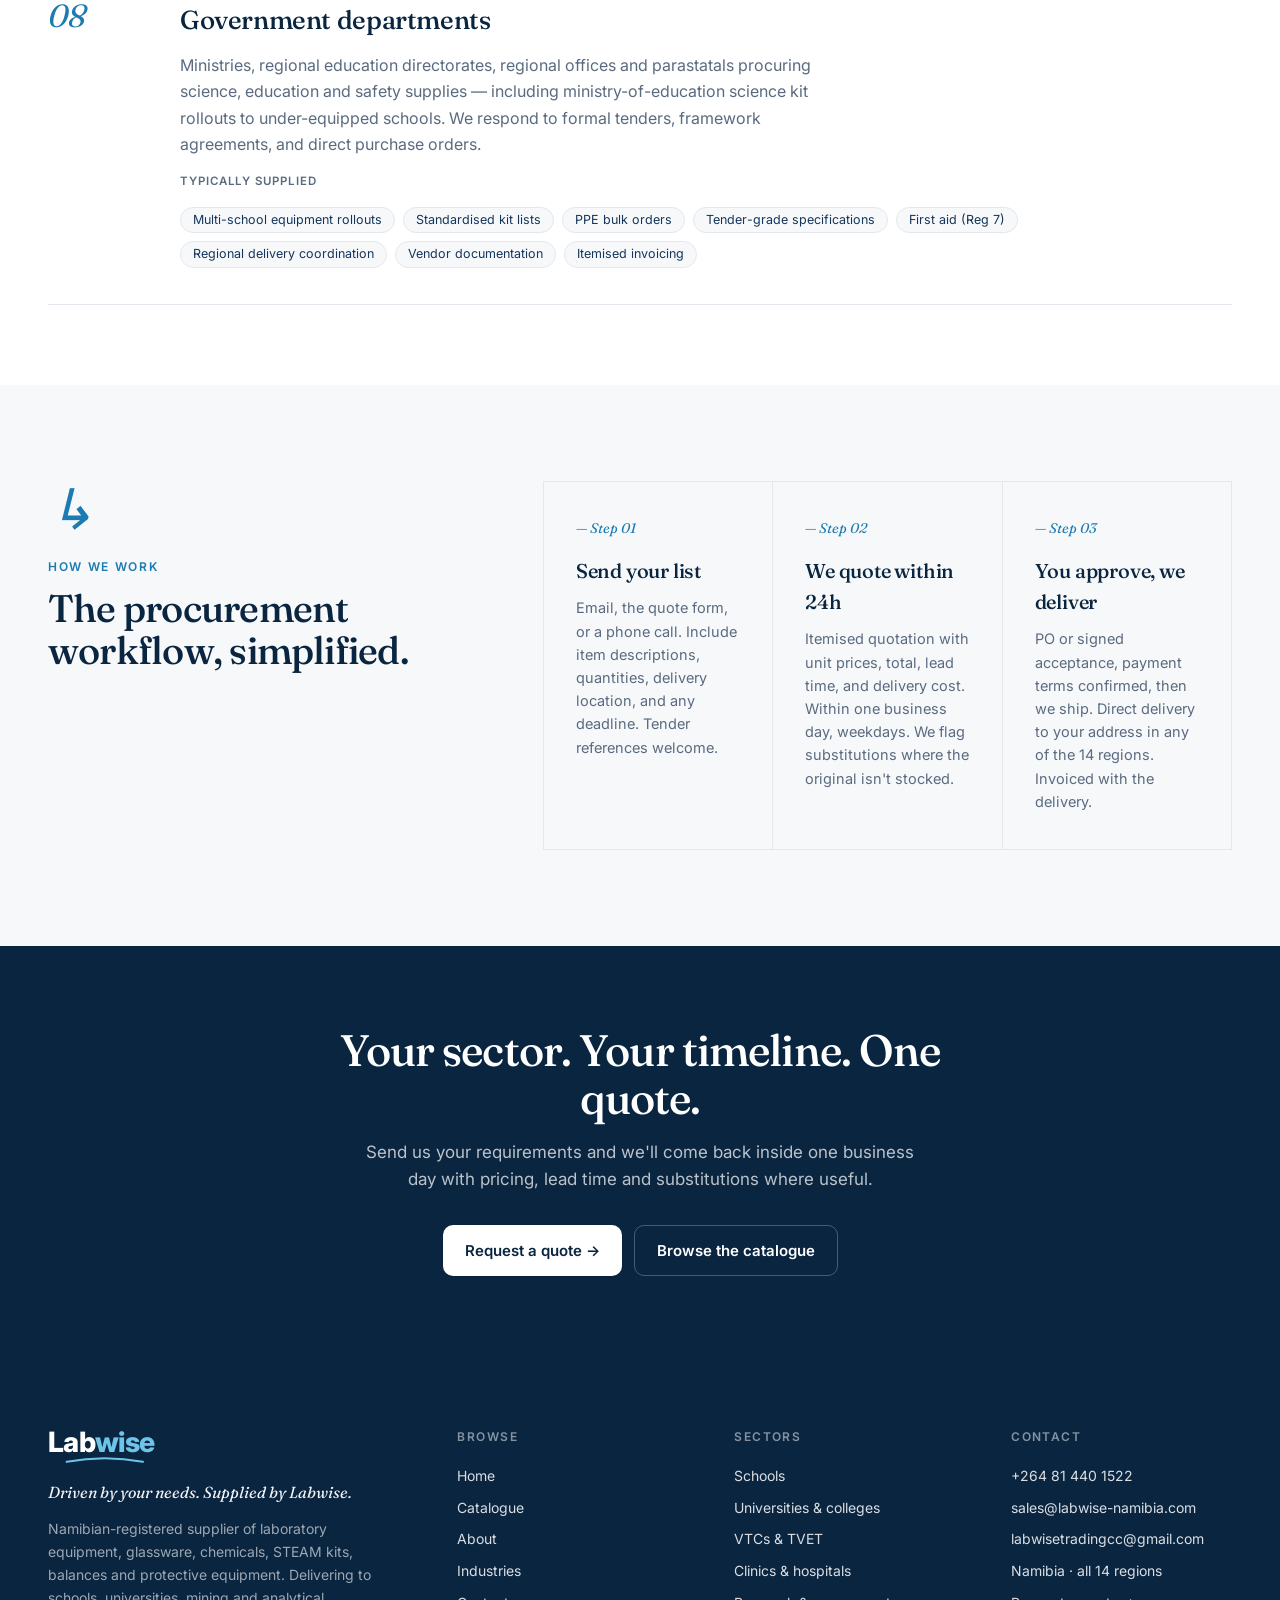
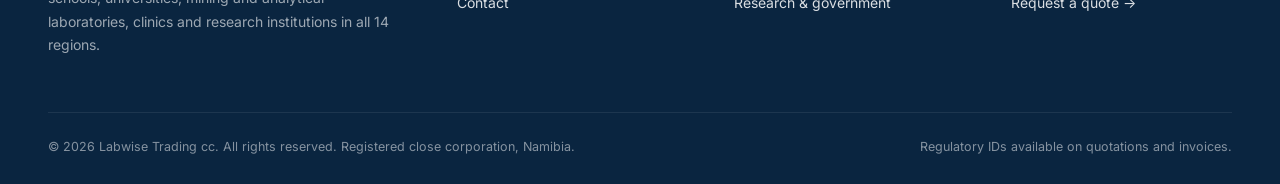
<file: industries.html>
<!DOCTYPE html>
<html lang="en">
<head>
    <meta charset="UTF-8">
    <meta name="viewport" content="width=device-width, initial-scale=1.0">
    <meta name="description" content="Who Labwise supplies — schools and regional education directorates, universities, vocational training colleges, mining process and environmental laboratories, commercial analytical laboratories, clinics, hospitals, research institutions and government departments across all 14 regions of Namibia.">
    <meta name="robots" content="index, follow">
    <meta name="theme-color" content="#0a2540">

    <meta property="og:type" content="website">
    <meta property="og:url" content="https://www.labwise-namibia.com/industries.html">
    <meta property="og:title" content="Industries We Serve — Labwise Trading cc">
    <meta property="og:description" content="Schools, universities, VTCs, mining and commercial laboratories, clinics, research institutions, government departments. One supplier, all 14 regions.">

    <link rel="canonical" href="https://www.labwise-namibia.com/industries.html">

    <title>Industries — Labwise Trading cc</title>

    <link rel="icon" href="favicon.ico" sizes="32x32">
    <link rel="icon" href="favicon.svg" type="image/svg+xml">
    <link rel="apple-touch-icon" href="apple-touch-icon.png">
    <link rel="stylesheet" href="styles.css">
    <link rel="preconnect" href="https://fonts.googleapis.com">
    <link rel="preconnect" href="https://fonts.gstatic.com" crossorigin>
    <link href="https://fonts.googleapis.com/css2?family=Inter:wght@300;400;500;600;700;800&family=Fraunces:opsz,wght@9..144,400;9..144,500;9..144,600&display=swap" rel="stylesheet">
</head>
<body class="page-industries">

    <!-- Utility bar -->
    <div class="utility-bar">
        <div class="container utility-inner">
            <div class="utility-left">
                <span class="util-item"><span class="util-dot"></span>Namibian-registered MSME · Delivery to all 14 regions</span>
            </div>
            <div class="utility-right">
                <a href="tel:+264814401522" class="util-item">+264 81 440 1522</a>
                <span class="util-divider"></span>
                <a href="mailto:sales@labwise-namibia.com" class="util-item">sales@labwise-namibia.com</a>
            </div>
        </div>
    </div>

    <!-- Nav -->
    <nav class="navbar" id="navbar">
        <div class="container nav-wrapper">
            <a href="index.html" class="logo" aria-label="Labwise — Home">
                <span class="logo-lab">Lab</span><span class="logo-wise">wise</span>
                <svg class="logo-curve" viewBox="0 0 90 8" aria-hidden="true">
                    <path d="M2 6 Q 45 -2 88 6" fill="none" stroke="currentColor" stroke-width="2.5" stroke-linecap="round"/>
                </svg>
            </a>

            <button class="mobile-menu-toggle" id="mobileMenuToggle" aria-label="Toggle menu" aria-expanded="false">
                <span></span><span></span><span></span>
            </button>

            <ul class="nav-menu" id="navMenu">
                <li><a href="index.html" class="nav-link">Home</a></li>
                <li><a href="catalogue.html" class="nav-link">Catalogue</a></li>
                <li><a href="about.html" class="nav-link">About</a></li>
                <li><a href="industries.html" class="nav-link active">Industries</a></li>
                <li><a href="contact.html" class="nav-link">Contact</a></li>
                <li><a href="contact.html#quote" class="btn-primary-nav">Request a quote →</a></li>
            </ul>
        </div>
    </nav>

    <!-- Page hero -->
    <header class="page-hero">
        <div class="container">
            <nav class="breadcrumb" aria-label="Breadcrumb">
                <a href="index.html">Home</a><span class="breadcrumb-sep">/</span><span>Industries</span>
            </nav>
            <div class="page-hero-inner">
                <span class="eyebrow">Who we serve</span>
                <h1 class="page-hero-title">Built for the institutions that <em>build Namibia.</em></h1>
                <p class="page-hero-lede">
                    Education, mining, commercial laboratories, healthcare, research, vocational training and government — we supply the institutions and operations whose work depends on having the right equipment in the right place at the right time. Below is what we typically supply each sector, and the way we work with them.
                </p>
            </div>
        </div>
    </header>

    <!-- Sector deep list -->
    <section style="padding: 80px 0;">
        <div class="container">
            <ol class="sector-list">

                <li class="sector-item">
                    <span class="sector-num">01</span>
                    <div class="sector-content">
                        <h3>Schools — primary, secondary &amp; combined</h3>
                        <p>From Grade R science corners to Grade 12 NSSCAS chemistry, biology and physics practical laboratories. We supply against ministerial syllabus requirements and individual school needs — equipping new labs from scratch and topping up existing ones term by term. We also work directly with regional education directorates on multi-school procurement and rollouts.</p>
                        <span class="sector-typical-label">Typically supplied</span>
                        <div class="sector-typical">
                            <span class="sector-typical-chip">Light microscopes</span>
                            <span class="sector-typical-chip">Beakers &amp; flasks</span>
                            <span class="sector-typical-chip">Bunsen burners &amp; gas cartridges</span>
                            <span class="sector-typical-chip">Test tubes &amp; racks</span>
                            <span class="sector-typical-chip">Litmus &amp; pH paper</span>
                            <span class="sector-typical-chip">Dissection kits</span>
                            <span class="sector-typical-chip">Safety goggles &amp; lab coats</span>
                            <span class="sector-typical-chip">Standard reagents</span>
                        </div>
                    </div>
                </li>

                <li class="sector-item">
                    <span class="sector-num">02</span>
                    <div class="sector-content">
                        <h3>Universities &amp; colleges</h3>
                        <p>UNAM, NUST, IUM and other tertiary teaching and research labs. Faculty and departmental procurement for undergraduate practicals, postgraduate research, and shared instrumentation. We handle both the volume side (100 student practical kits) and the specification-heavy side (analytical balance with calibration certificate, spectrophotometer with warranty).</p>
                        <span class="sector-typical-label">Typically supplied</span>
                        <div class="sector-typical">
                            <span class="sector-typical-chip">Binocular &amp; trinocular microscopes</span>
                            <span class="sector-typical-chip">Analytical balances</span>
                            <span class="sector-typical-chip">Spectrophotometers</span>
                            <span class="sector-typical-chip">Centrifuges</span>
                            <span class="sector-typical-chip">Standardised reagents</span>
                            <span class="sector-typical-chip">Volumetric glassware (Class A)</span>
                            <span class="sector-typical-chip">Bulk consumables</span>
                            <span class="sector-typical-chip">Research-grade chemicals</span>
                        </div>
                    </div>
                </li>

                <li class="sector-item">
                    <span class="sector-num">03</span>
                    <div class="sector-content">
                        <h3>Vocational training centres &amp; TVET</h3>
                        <p>Engineering, electrical, electronics, plumbing and trades workshops at VTCs and technical colleges. Includes the deeper electronics and test-equipment items — oscilloscopes, signal generators, soldering stations, antenna and fibre-optic trainers — for advanced TVET programmes.</p>
                        <span class="sector-typical-label">Typically supplied</span>
                        <div class="sector-typical">
                            <span class="sector-typical-chip">Soldering &amp; rework stations</span>
                            <span class="sector-typical-chip">Digital oscilloscopes</span>
                            <span class="sector-typical-chip">Bench multimeters</span>
                            <span class="sector-typical-chip">Signal generators</span>
                            <span class="sector-typical-chip">DC power supplies</span>
                            <span class="sector-typical-chip">Antenna training kits</span>
                            <span class="sector-typical-chip">Fibre-optic trainers</span>
                            <span class="sector-typical-chip">PCB prototyping machines</span>
                        </div>
                    </div>
                </li>

                <li class="sector-item">
                    <span class="sector-num">04</span>
                    <div class="sector-content">
                        <h3>Mining &amp; industrial process laboratories</h3>
                        <p>On-site process control labs, sample preparation rooms and SHEQ / environmental departments at mining and industrial operations. High-frequency consumables supplied on account — crucibles, sieves, filter papers, reagents — plus balances, moisture analyzers and occupational monitoring instruments such as the Bertin AlphaE radon monitor for uranium operations.</p>
                        <span class="sector-typical-label">Typically supplied</span>
                        <div class="sector-typical">
                            <span class="sector-typical-chip">Sample prep consumables</span>
                            <span class="sector-typical-chip">Test sieves &amp; crucibles</span>
                            <span class="sector-typical-chip">Filter papers</span>
                            <span class="sector-typical-chip">Analytical &amp; precision balances</span>
                            <span class="sector-typical-chip">Moisture analyzers</span>
                            <span class="sector-typical-chip">pH &amp; conductivity meters</span>
                            <span class="sector-typical-chip">Radon monitors</span>
                            <span class="sector-typical-chip">Heavy-duty PPE</span>
                        </div>
                    </div>
                </li>

                <li class="sector-item">
                    <span class="sector-num">05</span>
                    <div class="sector-content">
                        <h3>Commercial analytical laboratories</h3>
                        <p>Independent testing laboratories running water, food, agricultural, environmental and minerals analysis for paying clients. We supply Class A volumetric glassware, certified reagents and the day-to-day consumables that keep turnaround times honest — on account, with itemised invoicing and consistent lead times.</p>
                        <span class="sector-typical-label">Typically supplied</span>
                        <div class="sector-typical">
                            <span class="sector-typical-chip">Volumetric glassware (Class A)</span>
                            <span class="sector-typical-chip">Certified reagents &amp; standards</span>
                            <span class="sector-typical-chip">Filter papers &amp; membranes</span>
                            <span class="sector-typical-chip">Sample containers</span>
                            <span class="sector-typical-chip">Analytical balances</span>
                            <span class="sector-typical-chip">Calibration weights</span>
                            <span class="sector-typical-chip">Bulk consumables</span>
                            <span class="sector-typical-chip">Lab coats &amp; PPE</span>
                        </div>
                    </div>
                </li>

                <li class="sector-item">
                    <span class="sector-num">06</span>
                    <div class="sector-content">
                        <h3>Clinics &amp; hospitals</h3>
                        <p>Primary care clinics, district hospitals and diagnostic labs — clinical consumables, basic diagnostic equipment, examination supplies and PPE. We supply what the procurement officer asked for, in the quantities they asked for, on the timeline they need.</p>
                        <span class="sector-typical-label">Typically supplied</span>
                        <div class="sector-typical">
                            <span class="sector-typical-chip">Nitrile examination gloves</span>
                            <span class="sector-typical-chip">Cotton wool &amp; swabs</span>
                            <span class="sector-typical-chip">Specimen containers</span>
                            <span class="sector-typical-chip">Clinical thermometers</span>
                            <span class="sector-typical-chip">Lab coats &amp; PPE</span>
                            <span class="sector-typical-chip">First aid kits</span>
                            <span class="sector-typical-chip">Disposable pipettes</span>
                            <span class="sector-typical-chip">Sterile consumables</span>
                        </div>
                    </div>
                </li>

                <li class="sector-item">
                    <span class="sector-num">07</span>
                    <div class="sector-content">
                        <h3>Research institutions</h3>
                        <p>Government research bodies, agricultural research, environmental testing and specialised monitoring. We source instrumentation outside the standard catalogue too — for example, the Bertin AlphaE radon monitor for occupational radon monitoring (see the catalogue under Specialised Instruments).</p>
                        <span class="sector-typical-label">Typically supplied</span>
                        <div class="sector-typical">
                            <span class="sector-typical-chip">Radon monitors</span>
                            <span class="sector-typical-chip">Calibration weights</span>
                            <span class="sector-typical-chip">Moisture analyzers</span>
                            <span class="sector-typical-chip">Specialised glassware</span>
                            <span class="sector-typical-chip">Research-grade reagents</span>
                            <span class="sector-typical-chip">Sampling equipment</span>
                            <span class="sector-typical-chip">Data loggers</span>
                            <span class="sector-typical-chip">Custom sourcing on request</span>
                        </div>
                    </div>
                </li>

                <li class="sector-item">
                    <span class="sector-num">08</span>
                    <div class="sector-content">
                        <h3>Government departments</h3>
                        <p>Ministries, regional education directorates, regional offices and parastatals procuring science, education and safety supplies — including ministry-of-education science kit rollouts to under-equipped schools. We respond to formal tenders, framework agreements, and direct purchase orders.</p>
                        <span class="sector-typical-label">Typically supplied</span>
                        <div class="sector-typical">
                            <span class="sector-typical-chip">Multi-school equipment rollouts</span>
                            <span class="sector-typical-chip">Standardised kit lists</span>
                            <span class="sector-typical-chip">PPE bulk orders</span>
                            <span class="sector-typical-chip">Tender-grade specifications</span>
                            <span class="sector-typical-chip">First aid (Reg 7)</span>
                            <span class="sector-typical-chip">Regional delivery coordination</span>
                            <span class="sector-typical-chip">Vendor documentation</span>
                            <span class="sector-typical-chip">Itemised invoicing</span>
                        </div>
                    </div>
                </li>

            </ol>
        </div>
    </section>

    <!-- How we work band -->
    <section class="numbered-section numbered-section--alt">
        <div class="container">
            <aside class="numbered-aside">
                <div class="numbered-prefix">↳</div>
                <span class="section-eyebrow">How we work</span>
                <h2>The procurement workflow, simplified.</h2>
            </aside>
            <div>
                <div class="values-grid" style="margin-top:0;">
                    <div class="value-item">
                        <span class="value-num">— Step 01</span>
                        <h4>Send your list</h4>
                        <p>Email, the quote form, or a phone call. Include item descriptions, quantities, delivery location, and any deadline. Tender references welcome.</p>
                    </div>
                    <div class="value-item">
                        <span class="value-num">— Step 02</span>
                        <h4>We quote within 24h</h4>
                        <p>Itemised quotation with unit prices, total, lead time, and delivery cost. Within one business day, weekdays. We flag substitutions where the original isn't stocked.</p>
                    </div>
                    <div class="value-item">
                        <span class="value-num">— Step 03</span>
                        <h4>You approve, we deliver</h4>
                        <p>PO or signed acceptance, payment terms confirmed, then we ship. Direct delivery to your address in any of the 14 regions. Invoiced with the delivery.</p>
                    </div>
                </div>
            </div>
        </div>
    </section>

    <!-- CTA band -->
    <section class="cta-band">
        <div class="container">
            <h2>Your sector. Your timeline. One quote.</h2>
            <p>Send us your requirements and we'll come back inside one business day with pricing, lead time and substitutions where useful.</p>
            <div class="cta-band-actions">
                <a href="contact.html#quote" class="btn-primary">Request a quote →</a>
                <a href="catalogue.html" class="btn-ghost">Browse the catalogue</a>
            </div>
        </div>
    </section>

    <!-- Footer -->
    <footer class="footer">
        <div class="container">
            <div class="footer-top">
                <div class="footer-brand">
                    <a href="index.html" class="logo logo--footer" aria-label="Labwise — Home">
                        <span class="logo-lab">Lab</span><span class="logo-wise">wise</span>
                        <svg class="logo-curve" viewBox="0 0 90 8" aria-hidden="true">
                            <path d="M2 6 Q 45 -2 88 6" fill="none" stroke="currentColor" stroke-width="2.5" stroke-linecap="round"/>
                        </svg>
                    </a>
                    <p class="footer-tag">Driven by your needs. Supplied by Labwise.</p>
                    <p class="footer-desc">Namibian-registered supplier of laboratory equipment, glassware, chemicals, STEAM kits, balances and protective equipment. Delivering to schools, universities, mining and analytical laboratories, clinics and research institutions in all 14 regions.</p>
                </div>

                <div class="footer-col">
                    <h5>Browse</h5>
                    <ul>
                        <li><a href="index.html">Home</a></li>
                        <li><a href="catalogue.html">Catalogue</a></li>
                        <li><a href="about.html">About</a></li>
                        <li><a href="industries.html">Industries</a></li>
                        <li><a href="contact.html">Contact</a></li>
                    </ul>
                </div>

                <div class="footer-col">
                    <h5>Sectors</h5>
                    <ul>
                        <li>Schools</li>
                        <li>Universities &amp; colleges</li>
                        <li>VTCs &amp; TVET</li>
                        <li>Clinics &amp; hospitals</li>
                        <li>Research &amp; government</li>
                    </ul>
                </div>

                <div class="footer-col">
                    <h5>Contact</h5>
                    <ul>
                        <li><a href="tel:+264814401522">+264 81 440 1522</a></li>
                        <li><a href="mailto:sales@labwise-namibia.com">sales@labwise-namibia.com</a></li>
                        <li><a href="mailto:labwisetradingcc@gmail.com">labwisetradingcc@gmail.com</a></li>
                        <li>Namibia · all 14 regions</li>
                        <li><a href="contact.html#quote">Request a quote →</a></li>
                    </ul>
                </div>
            </div>

            <div class="footer-bottom">
                <div>© <span id="footerYear">2026</span> Labwise Trading cc. All rights reserved. Registered close corporation, Namibia.</div>
                <div class="footer-meta">Regulatory IDs available on quotations and invoices.</div>
            </div>
        </div>
    </footer>

    <button class="scroll-to-top" id="scrollToTop" aria-label="Scroll to top">
        <svg viewBox="0 0 24 24" aria-hidden="true"><path d="M6 14l6-6 6 6" fill="none" stroke="currentColor" stroke-width="2.5" stroke-linecap="round" stroke-linejoin="round"/></svg>
    </button>

    <script src="script.js"></script>
</body>
</html>
</file>
<file: styles.css>
/* ==========================================================================
   Labwise — design system
   ========================================================================== */

:root {
    /* Brand */
    --ink:        #0a2540;   /* deep navy ink */
    --ink-2:      #14365c;
    --paper:      #ffffff;
    --paper-2:    #f7f8fa;
    --paper-3:    #eef1f5;
    --rule:       #e3e7ee;
    --rule-soft:  #ecf0f5;
    --muted:      #5a6b80;
    --muted-2:    #8a97aa;

    --brand:      #1b7bb2;   /* the "wise" blue */
    --brand-dk:   #0f5a85;
    --brand-tint: #e8f2f8;

    --accent:     #f2b134;

    /* System */
    --radius-sm:  6px;
    --radius:     10px;
    --radius-lg:  16px;
    --radius-xl:  20px;

    --shadow-sm:  0 1px 2px rgba(10,37,64,0.05), 0 1px 1px rgba(10,37,64,0.04);
    --shadow:     0 4px 14px rgba(10,37,64,0.06), 0 1px 2px rgba(10,37,64,0.04);
    --shadow-lg:  0 24px 60px -20px rgba(10,37,64,0.18), 0 8px 20px -10px rgba(10,37,64,0.08);

    --ease:       cubic-bezier(.2,.7,.2,1);

    /* Type */
    --sans:   'Inter', -apple-system, BlinkMacSystemFont, 'Segoe UI', Roboto, sans-serif;
    --serif:  'Fraunces', Georgia, 'Times New Roman', serif;
}

/* Reset */
*, *::before, *::after { box-sizing: border-box; margin: 0; padding: 0; }
html { scroll-behavior: smooth; -webkit-text-size-adjust: 100%; }
body {
    font-family: var(--sans);
    color: var(--ink);
    background: var(--paper);
    line-height: 1.55;
    font-weight: 400;
    -webkit-font-smoothing: antialiased;
    -moz-osx-font-smoothing: grayscale;
    overflow-x: hidden;
}
img, svg { max-width: 100%; display: block; }
ul { list-style: none; }
a { color: inherit; text-decoration: none; transition: color .2s var(--ease); }
button { font: inherit; cursor: pointer; border: none; background: none; color: inherit; }
::selection { background: var(--ink); color: var(--paper); }

/* Layout */
.container {
    width: 100%;
    max-width: 1240px;
    margin: 0 auto;
    padding: 0 28px;
}

/* ==========================================================================
   Typography system
   ========================================================================== */

.eyebrow,
.section-eyebrow {
    display: inline-block;
    font-size: 12px;
    font-weight: 600;
    letter-spacing: 0.14em;
    text-transform: uppercase;
    color: var(--brand);
    margin-bottom: 18px;
}

.section-head {
    max-width: 760px;
    margin: 0 auto 64px;
    text-align: center;
}
.section-head--light .section-title,
.section-head--light .section-lede { color: var(--paper); }
.section-head--light .section-eyebrow { color: var(--accent); }

.section-title {
    font-family: var(--serif);
    font-weight: 500;
    font-size: clamp(2rem, 1.4rem + 2.6vw, 3.25rem);
    line-height: 1.08;
    letter-spacing: -0.02em;
    color: var(--ink);
}
.section-title em {
    font-style: italic;
    color: var(--brand);
    font-weight: 500;
}
.section-lede {
    margin-top: 18px;
    font-size: 1.0625rem;
    color: var(--muted);
    line-height: 1.65;
}

h3, h4, h5 {
    font-weight: 600;
    color: var(--ink);
    letter-spacing: -0.01em;
}

/* ==========================================================================
   Buttons
   ========================================================================== */

.btn-primary,
.btn-ghost,
.btn-primary-nav {
    display: inline-flex;
    align-items: center;
    justify-content: center;
    gap: 8px;
    padding: 13px 22px;
    font-size: 15px;
    font-weight: 600;
    border-radius: var(--radius);
    transition: transform .2s var(--ease), background .2s var(--ease), color .2s var(--ease), box-shadow .2s var(--ease);
    white-space: nowrap;
}
.btn-primary {
    background: var(--ink);
    color: var(--paper);
    box-shadow: var(--shadow-sm);
}
.btn-primary:hover {
    background: var(--brand);
    transform: translateY(-1px);
    box-shadow: var(--shadow);
}
.btn-ghost {
    background: transparent;
    color: var(--ink);
    border: 1px solid var(--rule);
}
.btn-ghost:hover {
    border-color: var(--ink);
    background: var(--paper-2);
}
.btn-primary-nav {
    background: var(--ink);
    color: var(--paper);
    padding: 10px 18px;
    font-size: 14px;
}
.btn-primary-nav:hover {
    background: var(--brand);
}
.btn-full { width: 100%; }

/* ==========================================================================
   Utility bar
   ========================================================================== */

.utility-bar {
    background: var(--ink);
    color: rgba(255,255,255,.85);
    font-size: 13px;
    border-bottom: 1px solid rgba(255,255,255,.06);
}
.utility-inner {
    display: flex;
    align-items: center;
    justify-content: space-between;
    height: 38px;
    gap: 16px;
    flex-wrap: wrap;
}
.utility-right { display: flex; align-items: center; gap: 16px; flex-wrap: wrap; }
.util-item {
    display: inline-flex;
    align-items: center;
    gap: 8px;
    transition: color .2s var(--ease);
}
.util-item:hover { color: var(--paper); }
.util-dot {
    width: 6px; height: 6px;
    border-radius: 50%;
    background: #5fb3b5;
    box-shadow: 0 0 0 4px rgba(95,179,181,.18);
}
.util-divider {
    width: 1px;
    height: 14px;
    background: rgba(255,255,255,.15);
}

/* ==========================================================================
   Logo wordmark
   ========================================================================== */

.logo {
    display: inline-flex;
    align-items: flex-end;
    font-family: var(--sans);
    font-weight: 800;
    font-size: 28px;
    letter-spacing: -0.025em;
    line-height: 1;
    position: relative;
    padding-bottom: 8px;
}
.logo-lab  { color: var(--ink); }
.logo-wise { color: var(--brand); }
.logo-curve {
    position: absolute;
    bottom: 0;
    left: 16%;
    width: 75%;
    height: 8px;
    color: var(--brand);
}
.logo--footer .logo-lab { color: var(--paper); }
.logo--footer .logo-wise { color: #6ec3e8; }
.logo--footer .logo-curve { color: #6ec3e8; }

/* ==========================================================================
   Navbar
   ========================================================================== */

.navbar {
    position: sticky;
    top: 0;
    z-index: 100;
    background: rgba(255,255,255,.96);
    backdrop-filter: saturate(180%) blur(12px);
    -webkit-backdrop-filter: saturate(180%) blur(12px);
    border-bottom: 1px solid transparent;
    transition: border-color .2s var(--ease), box-shadow .2s var(--ease);
}
.navbar.scrolled {
    border-bottom-color: var(--rule);
    box-shadow: 0 4px 20px -10px rgba(10,37,64,.1);
}
.nav-wrapper {
    display: flex;
    align-items: center;
    justify-content: space-between;
    height: 72px;
}
.nav-menu {
    display: flex;
    align-items: center;
    gap: 32px;
}
.nav-link {
    font-size: 14.5px;
    font-weight: 500;
    color: var(--ink-2);
    position: relative;
    padding: 4px 0;
}
.nav-link::after {
    content: '';
    position: absolute;
    left: 0; right: 0;
    bottom: -4px;
    height: 2px;
    background: var(--brand);
    transform: scaleX(0);
    transform-origin: left;
    transition: transform .25s var(--ease);
}
.nav-link:hover { color: var(--ink); }
.nav-link:hover::after,
.nav-link.active::after { transform: scaleX(1); }

.mobile-menu-toggle {
    display: none;
    flex-direction: column;
    gap: 5px;
    padding: 8px;
}
.mobile-menu-toggle span {
    width: 24px;
    height: 2px;
    background: var(--ink);
    border-radius: 2px;
    transition: transform .25s var(--ease), opacity .2s var(--ease);
}

/* ==========================================================================
   Hero
   ========================================================================== */

.hero {
    background:
        radial-gradient(900px 500px at 90% -10%, rgba(27,123,178,.08), transparent 60%),
        radial-gradient(700px 400px at -10% 10%, rgba(10,37,64,.04), transparent 60%),
        var(--paper);
    padding: 80px 0 24px;
    position: relative;
    overflow: hidden;
}
.hero-grid {
    display: grid;
    grid-template-columns: 1.15fr 1fr;
    gap: 72px;
    align-items: start;
}
.hero-copy { padding-top: 20px; }
.hero-copy .eyebrow { color: var(--brand); }

.hero-title {
    font-family: var(--serif);
    font-weight: 500;
    font-size: clamp(2.25rem, 1.4rem + 3.2vw, 4rem);
    line-height: 1.04;
    letter-spacing: -0.025em;
    color: var(--ink);
    margin-bottom: 24px;
}
.hero-title em {
    font-style: italic;
    color: var(--brand);
    font-weight: 500;
}

.hero-lede {
    font-size: 1.0625rem;
    line-height: 1.7;
    color: var(--muted);
    max-width: 560px;
    margin-bottom: 28px;
}

.hero-checks {
    display: grid;
    gap: 10px;
    margin-bottom: 36px;
}
.hero-checks li {
    display: flex;
    align-items: center;
    gap: 12px;
    font-size: 14.5px;
    color: var(--ink-2);
    font-weight: 500;
}
.hero-checks li svg {
    width: 18px; height: 18px;
    color: var(--brand);
    background: var(--brand-tint);
    border-radius: 50%;
    padding: 3px;
    flex-shrink: 0;
}

.hero-ctas {
    display: flex;
    gap: 12px;
    flex-wrap: wrap;
    margin-bottom: 48px;
}

.hero-tag {
    font-family: var(--serif);
    font-style: italic;
    font-size: 1.05rem;
    color: var(--ink);
    font-weight: 500;
    padding-left: 14px;
    border-left: 2px solid var(--brand);
}
.hero-tag span { color: var(--brand); }

/* Quick quote card */
.hero-quote { position: relative; }
.quick-quote-card {
    background: var(--paper);
    border: 1px solid var(--rule);
    border-radius: var(--radius-lg);
    padding: 28px;
    box-shadow: var(--shadow-lg);
    position: relative;
}
.quick-quote-card::before {
    content: '';
    position: absolute;
    inset: -1px;
    border-radius: inherit;
    padding: 1px;
    background: linear-gradient(135deg, rgba(27,123,178,.4), transparent 50%);
    -webkit-mask: linear-gradient(#000 0 0) content-box, linear-gradient(#000 0 0);
            mask: linear-gradient(#000 0 0) content-box, linear-gradient(#000 0 0);
    -webkit-mask-composite: xor;
            mask-composite: exclude;
    pointer-events: none;
}
.qq-header { margin-bottom: 22px; }
.qq-badge {
    display: inline-flex;
    align-items: center;
    gap: 6px;
    padding: 4px 10px;
    background: var(--brand-tint);
    color: var(--brand-dk);
    font-size: 11px;
    font-weight: 600;
    letter-spacing: .08em;
    text-transform: uppercase;
    border-radius: 999px;
    margin-bottom: 14px;
}
.qq-header h3 {
    font-family: var(--serif);
    font-weight: 500;
    font-size: 1.625rem;
    letter-spacing: -0.015em;
    margin-bottom: 6px;
}
.qq-header p { color: var(--muted); font-size: 14px; }

.quick-quote-form { display: grid; gap: 14px; }
.qq-row {
    display: grid;
    grid-template-columns: 1fr 1fr;
    gap: 14px;
}
.qq-field { display: flex; flex-direction: column; gap: 6px; }
.qq-field label {
    font-size: 12px;
    font-weight: 600;
    color: var(--ink-2);
    letter-spacing: .02em;
}
.qq-field input,
.qq-field textarea {
    font: inherit;
    width: 100%;
    padding: 11px 14px;
    border: 1px solid var(--rule);
    border-radius: var(--radius-sm);
    background: var(--paper);
    color: var(--ink);
    transition: border-color .2s var(--ease), box-shadow .2s var(--ease);
}
.qq-field input:focus,
.qq-field textarea:focus {
    outline: none;
    border-color: var(--brand);
    box-shadow: 0 0 0 3px rgba(27,123,178,.15);
}
.qq-field textarea { resize: vertical; min-height: 76px; }
.qq-fineprint {
    text-align: center;
    font-size: 12.5px;
    color: var(--muted);
    margin-top: 6px;
}
.qq-fineprint a { color: var(--brand); font-weight: 500; }
.qq-fineprint a:hover { color: var(--brand-dk); }

/* Hero stats */
.hero-stats {
    display: grid;
    grid-template-columns: repeat(4, 1fr);
    gap: 0;
    margin-top: 72px;
    border-top: 1px solid var(--rule);
    border-bottom: 1px solid var(--rule);
}
.stat {
    padding: 28px 24px;
    border-right: 1px solid var(--rule);
}
.stat:last-child { border-right: none; }
.stat-num {
    font-family: var(--serif);
    font-weight: 500;
    font-size: 2.25rem;
    line-height: 1;
    color: var(--ink);
    letter-spacing: -0.02em;
    margin-bottom: 6px;
}
.stat-num .pct { color: var(--brand); }
.stat-label {
    font-size: 13px;
    color: var(--muted);
    font-weight: 500;
}

/* ==========================================================================
   Sections (shared)
   ========================================================================== */

section { padding: 112px 0; }
.categories,
.about,
.catalogue-detail,
.industries,
.why,
.quote-section,
.contact-section { padding: 112px 0; }

/* ==========================================================================
   Categories — editorial list
   ========================================================================== */

.categories { background: var(--paper-2); }

/* Split section header used by the categories section */
.section-head--split {
    max-width: 100%;
    margin: 0 auto 56px;
    display: grid;
    grid-template-columns: 1fr 1fr;
    gap: 64px;
    text-align: left;
    align-items: end;
    padding-bottom: 32px;
    border-bottom: 1px solid var(--rule);
}
.section-head--split .section-title { margin-bottom: 0; }
.section-head--split .section-lede {
    margin-top: 0;
    margin-bottom: 20px;
    max-width: 480px;
}

/* 3-column grid of editorial cards */
.cat-rows {
    list-style: none;
    margin: 0;
    padding: 0;
    display: grid;
    grid-template-columns: repeat(3, 1fr);
    gap: 20px;
}
.cat-row {
    --cat: var(--brand);
    margin: 0;
    background: var(--paper);
    border: 1px solid var(--rule);
    border-radius: var(--radius-lg);
    overflow: hidden;
    transition: transform .25s var(--ease), border-color .25s var(--ease), box-shadow .25s var(--ease);
    position: relative;
}
.cat-row:hover {
    transform: translateY(-3px);
    border-color: color-mix(in srgb, var(--cat) 30%, var(--rule));
    box-shadow: var(--shadow-lg);
}

.cat-row-link {
    display: flex;
    flex-direction: column;
    padding: 28px 28px 24px;
    position: relative;
    color: inherit;
    height: 100%;
    gap: 18px;
}
.cat-row-link::before {
    content: '';
    position: absolute;
    left: 0;
    top: 0;
    bottom: 0;
    width: 3px;
    background: var(--cat);
}

.cat-row-num {
    font-family: var(--serif);
    font-style: italic;
    font-weight: 400;
    font-size: 1.875rem;
    color: var(--cat);
    line-height: 1;
    letter-spacing: -0.02em;
    margin: 0;
}

.cat-row-body {
    display: flex;
    flex-direction: column;
    gap: 16px;
    flex: 1;
}

.cat-row-title {
    font-family: var(--serif);
    font-weight: 500;
    font-size: 1.375rem;
    line-height: 1.15;
    color: var(--ink);
    letter-spacing: -0.015em;
    margin: 0;
    transition: color .25s var(--ease);
}
.cat-row:hover .cat-row-title { color: var(--cat); }

.cat-row-items {
    list-style: none;
    margin: 0;
    padding: 0;
    display: flex;
    flex-wrap: wrap;
    gap: 6px;
}
.cat-row-items li {
    font-size: 12.5px;
    color: var(--muted);
    padding: 4px 10px;
    background: var(--paper-2);
    border: 1px solid var(--rule-soft);
    border-radius: 999px;
    line-height: 1.3;
    transition: border-color .2s var(--ease), color .2s var(--ease), background .2s var(--ease);
}
.cat-row:hover .cat-row-items li {
    border-color: color-mix(in srgb, var(--cat) 25%, var(--rule));
    color: var(--ink-2);
    background: var(--paper);
}

.cat-row-meta {
    display: flex;
    align-items: center;
    justify-content: space-between;
    gap: 12px;
    padding-top: 16px;
    border-top: 1px solid var(--rule-soft);
    margin-top: auto;
}
.cat-row-count {
    font-size: 11.5px;
    font-weight: 600;
    text-transform: uppercase;
    letter-spacing: 0.08em;
    color: var(--muted);
}
.cat-row-cta {
    font-size: 13.5px;
    font-weight: 600;
    color: var(--ink);
    display: inline-flex;
    align-items: center;
    gap: 4px;
    transition: color .25s var(--ease), transform .25s var(--ease);
}
.cat-row:hover .cat-row-cta {
    color: var(--cat);
    transform: translateX(3px);
}

/* ==========================================================================
   About
   ========================================================================== */

.about { background: var(--paper); }
.about-grid {
    display: grid;
    grid-template-columns: 1fr 1.05fr;
    gap: 72px;
    align-items: center;
}
.about-media {
    position: relative;
}
.about-media img {
    width: 100%;
    border-radius: var(--radius-lg);
    aspect-ratio: 4 / 5;
    object-fit: cover;
}
.about-credentials {
    position: absolute;
    bottom: -32px;
    left: 50%;
    transform: translateX(-50%);
    display: grid;
    grid-template-columns: repeat(3, 1fr);
    background: var(--paper);
    border: 1px solid var(--rule);
    border-radius: var(--radius-lg);
    box-shadow: var(--shadow-lg);
    width: calc(100% - 32px);
}
.cred {
    padding: 18px 12px;
    text-align: center;
    border-right: 1px solid var(--rule);
}
.cred:last-child { border-right: none; }
.cred-num {
    font-family: var(--serif);
    font-weight: 500;
    font-size: 1.625rem;
    line-height: 1;
    color: var(--ink);
    letter-spacing: -0.02em;
    margin-bottom: 4px;
}
.cred-num span { color: var(--brand); }
.cred-label {
    font-size: 11.5px;
    color: var(--muted);
    font-weight: 500;
    letter-spacing: .01em;
}

.about-copy p {
    color: var(--muted);
    font-size: 1.0625rem;
    line-height: 1.7;
    margin-bottom: 18px;
}
.about-points {
    margin-top: 32px;
    display: grid;
    gap: 18px;
}
.about-point {
    padding: 18px 20px;
    border-left: 2px solid var(--brand);
    background: var(--paper-2);
    border-radius: 0 var(--radius-sm) var(--radius-sm) 0;
}
.about-point h4 {
    font-size: 1rem;
    font-weight: 600;
    margin-bottom: 4px;
}
.about-point p {
    font-size: 14.5px;
    color: var(--muted);
    margin: 0;
    line-height: 1.55;
}

/* ==========================================================================
   Catalogue detail
   ========================================================================== */

.catalogue-detail { background: var(--paper-2); }
.cat-detail-grid {
    display: grid;
    grid-template-columns: repeat(3, 1fr);
    gap: 20px;
}
.cat-detail {
    --cat: var(--brand);
    background: var(--paper);
    border: 1px solid var(--rule);
    border-radius: var(--radius-lg);
    padding: 28px 28px 24px;
    display: flex;
    flex-direction: column;
    scroll-margin-top: 100px;
}
.cat-detail header {
    display: flex;
    align-items: center;
    gap: 14px;
    padding-bottom: 18px;
    border-bottom: 1px solid var(--rule-soft);
    margin-bottom: 18px;
}
.cat-detail-bar {
    width: 6px;
    height: 28px;
    background: var(--cat);
    border-radius: 3px;
    flex-shrink: 0;
}
.cat-detail h3 {
    font-family: var(--serif);
    font-weight: 500;
    font-size: 1.375rem;
    letter-spacing: -0.015em;
    color: var(--ink);
}
.cat-detail-list {
    display: grid;
    gap: 9px;
    margin-bottom: 22px;
    flex-grow: 1;
}
.cat-detail-list li {
    font-size: 14px;
    color: var(--ink-2);
    line-height: 1.5;
    padding-left: 18px;
    position: relative;
}
.cat-detail-list li::before {
    content: '';
    position: absolute;
    left: 0;
    top: 9px;
    width: 6px;
    height: 6px;
    border-radius: 50%;
    background: var(--cat);
}
.cat-detail-cta {
    align-self: flex-start;
    font-size: 13.5px;
    font-weight: 600;
    color: var(--cat);
    padding-top: 4px;
    border-top: 1px solid var(--rule-soft);
    padding-top: 16px;
    width: 100%;
}
.cat-detail-cta:hover { opacity: 0.75; }

.catalogue-cta {
    margin-top: 56px;
    text-align: center;
    padding: 56px 32px;
    background: var(--ink);
    color: var(--paper);
    border-radius: var(--radius-xl);
    position: relative;
    overflow: hidden;
}
.catalogue-cta::before {
    content: '';
    position: absolute;
    inset: 0;
    background:
        radial-gradient(400px 200px at 20% 0%, rgba(27,123,178,.25), transparent 60%),
        radial-gradient(400px 200px at 80% 100%, rgba(242,177,52,.15), transparent 60%);
    pointer-events: none;
}
.catalogue-cta > * { position: relative; }
.catalogue-cta h3 {
    font-family: var(--serif);
    font-weight: 500;
    font-size: 1.75rem;
    color: var(--paper);
    margin-bottom: 8px;
    letter-spacing: -0.015em;
}
.catalogue-cta p {
    color: rgba(255,255,255,.75);
    font-size: 1rem;
    margin-bottom: 24px;
}
.catalogue-cta .btn-primary {
    background: var(--paper);
    color: var(--ink);
}
.catalogue-cta .btn-primary:hover {
    background: var(--accent);
    color: var(--ink);
}

/* ==========================================================================
   Industries
   ========================================================================== */

.industries { background: var(--paper); }
.ind-grid {
    display: grid;
    grid-template-columns: repeat(3, 1fr);
    gap: 0;
    border-top: 1px solid var(--rule);
    border-left: 1px solid var(--rule);
}
.ind-card {
    padding: 36px 32px;
    border-right: 1px solid var(--rule);
    border-bottom: 1px solid var(--rule);
    transition: background .2s var(--ease);
}
.ind-card:hover { background: var(--paper-2); }
.ind-num {
    font-family: var(--serif);
    font-style: italic;
    font-weight: 400;
    font-size: 14px;
    color: var(--brand);
    margin-bottom: 18px;
}
.ind-card h3 {
    font-family: var(--serif);
    font-weight: 500;
    font-size: 1.375rem;
    letter-spacing: -0.015em;
    margin-bottom: 10px;
    color: var(--ink);
}
.ind-card p {
    font-size: 14.5px;
    color: var(--muted);
    line-height: 1.6;
}

/* ==========================================================================
   Why
   ========================================================================== */

.why {
    background: var(--ink);
    color: var(--paper);
    position: relative;
    overflow: hidden;
}
.why::before {
    content: '';
    position: absolute;
    inset: 0;
    background:
        radial-gradient(600px 300px at 90% 0%, rgba(27,123,178,.18), transparent 60%),
        radial-gradient(500px 300px at 0% 100%, rgba(242,177,52,.08), transparent 60%);
    pointer-events: none;
}
.why .container { position: relative; }
.why-grid {
    display: grid;
    grid-template-columns: repeat(3, 1fr);
    gap: 0;
    border-top: 1px solid rgba(255,255,255,.1);
    border-left: 1px solid rgba(255,255,255,.1);
}
.why-item {
    padding: 36px 32px;
    border-right: 1px solid rgba(255,255,255,.1);
    border-bottom: 1px solid rgba(255,255,255,.1);
    transition: background .25s var(--ease);
}
.why-item:hover { background: rgba(255,255,255,.04); }
.why-item h4 {
    font-family: var(--serif);
    font-weight: 500;
    font-size: 1.25rem;
    color: var(--paper);
    margin-bottom: 10px;
    letter-spacing: -0.01em;
}
.why-item p {
    font-size: 14.5px;
    color: rgba(255,255,255,.7);
    line-height: 1.65;
}

/* ==========================================================================
   Quote section
   ========================================================================== */

.quote-section { background: var(--paper-2); }
.quote-grid {
    display: grid;
    grid-template-columns: 0.85fr 1.15fr;
    gap: 64px;
    align-items: start;
}
.quote-side .section-title { text-align: left; }
.quote-side .section-lede { color: var(--muted); margin-bottom: 32px; }

.quote-instructions {
    padding: 24px 26px;
    background: var(--paper);
    border: 1px solid var(--rule);
    border-radius: var(--radius);
    margin-bottom: 24px;
}
.quote-instructions h4 {
    font-size: 13px;
    font-weight: 600;
    text-transform: uppercase;
    letter-spacing: .08em;
    color: var(--ink-2);
    margin-bottom: 14px;
}
.quote-instructions ol {
    counter-reset: stepcount;
    padding: 0;
    list-style: none;
}
.quote-instructions li {
    counter-increment: stepcount;
    padding-left: 32px;
    position: relative;
    margin-bottom: 10px;
    font-size: 14.5px;
    color: var(--ink-2);
    line-height: 1.55;
}
.quote-instructions li::before {
    content: counter(stepcount);
    position: absolute;
    left: 0;
    top: 0;
    width: 22px;
    height: 22px;
    border-radius: 50%;
    background: var(--brand);
    color: var(--paper);
    font-size: 12px;
    font-weight: 700;
    display: grid;
    place-items: center;
}

.quote-direct {
    display: grid;
    gap: 10px;
}
.quote-direct h4 {
    font-size: 13px;
    font-weight: 600;
    text-transform: uppercase;
    letter-spacing: .08em;
    color: var(--ink-2);
    margin-bottom: 8px;
}
.quote-direct-item {
    display: flex;
    flex-direction: column;
    padding: 16px 20px;
    background: var(--paper);
    border: 1px solid var(--rule);
    border-radius: var(--radius);
    transition: border-color .2s var(--ease), transform .2s var(--ease);
}
.quote-direct-item:hover {
    border-color: var(--brand);
    transform: translateX(2px);
}
.qd-label {
    font-size: 12px;
    color: var(--muted);
    text-transform: uppercase;
    letter-spacing: .06em;
    font-weight: 600;
    margin-bottom: 2px;
}
.qd-value {
    font-size: 1rem;
    color: var(--ink);
    font-weight: 600;
}

/* Quote form */
.quote-form-wrap {
    background: var(--paper);
    border: 1px solid var(--rule);
    border-radius: var(--radius-lg);
    padding: 36px;
    box-shadow: var(--shadow);
}
.form-grid {
    display: grid;
    grid-template-columns: 1fr 1fr;
    gap: 16px;
}
.form-group {
    margin-bottom: 18px;
    display: flex;
    flex-direction: column;
    gap: 6px;
}
.form-group label {
    font-size: 13px;
    font-weight: 600;
    color: var(--ink-2);
    letter-spacing: .01em;
}
.form-group input,
.form-group select,
.form-group textarea {
    font: inherit;
    width: 100%;
    padding: 12px 14px;
    border: 1px solid var(--rule);
    border-radius: var(--radius-sm);
    background: var(--paper);
    color: var(--ink);
    transition: border-color .2s var(--ease), box-shadow .2s var(--ease);
}
.form-group input:focus,
.form-group select:focus,
.form-group textarea:focus {
    outline: none;
    border-color: var(--brand);
    box-shadow: 0 0 0 3px rgba(27,123,178,.15);
}
.form-group textarea { resize: vertical; min-height: 100px; }
.form-group select {
    appearance: none;
    background-image: url("data:image/svg+xml;utf8,<svg xmlns='http://www.w3.org/2000/svg' width='12' height='8' viewBox='0 0 12 8'><path d='M1 1l5 5 5-5' fill='none' stroke='%235a6b80' stroke-width='2' stroke-linecap='round'/></svg>");
    background-repeat: no-repeat;
    background-position: right 14px center;
    padding-right: 36px;
}

/* ==========================================================================
   Contact
   ========================================================================== */

.contact-section { background: var(--paper); }
.contact-grid {
    display: grid;
    grid-template-columns: repeat(4, 1fr);
    gap: 16px;
}
.contact-card {
    padding: 28px 24px;
    background: var(--paper);
    border: 1px solid var(--rule);
    border-radius: var(--radius-lg);
    transition: border-color .2s var(--ease), transform .2s var(--ease), box-shadow .2s var(--ease);
    display: flex;
    flex-direction: column;
    gap: 6px;
}
.contact-card:not(.contact-card--static):hover {
    border-color: var(--brand);
    transform: translateY(-2px);
    box-shadow: var(--shadow);
}
.contact-label {
    font-size: 12px;
    color: var(--muted);
    text-transform: uppercase;
    letter-spacing: .08em;
    font-weight: 600;
}
.contact-value {
    font-size: 1.0625rem;
    color: var(--ink);
    font-weight: 600;
    margin: 2px 0;
    word-break: break-word;
}
.contact-meta {
    font-size: 13px;
    color: var(--muted);
}

/* ==========================================================================
   Footer
   ========================================================================== */

.footer {
    background: var(--ink);
    color: rgba(255,255,255,.75);
    padding: 72px 0 28px;
}
.footer-top {
    display: grid;
    grid-template-columns: 1.6fr 1fr 1fr 1fr;
    gap: 56px;
    padding-bottom: 56px;
    border-bottom: 1px solid rgba(255,255,255,.08);
}
.footer-brand .logo { margin-bottom: 16px; padding-bottom: 8px; }
.footer-tag {
    font-family: var(--serif);
    font-style: italic;
    font-size: 1rem;
    color: rgba(255,255,255,.95);
    margin-bottom: 12px;
}
.footer-desc {
    font-size: 14px;
    color: rgba(255,255,255,.6);
    line-height: 1.65;
    max-width: 380px;
}
.footer-col h5 {
    font-size: 12px;
    text-transform: uppercase;
    letter-spacing: .12em;
    color: rgba(255,255,255,.5);
    margin-bottom: 18px;
    font-weight: 600;
}
.footer-col ul { display: grid; gap: 10px; }
.footer-col a {
    font-size: 14px;
    color: rgba(255,255,255,.85);
    transition: color .2s var(--ease);
}
.footer-col a:hover { color: var(--paper); }
.footer-col li {
    font-size: 14px;
    color: rgba(255,255,255,.85);
}
.footer-bottom {
    padding-top: 24px;
    display: flex;
    justify-content: space-between;
    gap: 16px;
    font-size: 12.5px;
    color: rgba(255,255,255,.5);
    flex-wrap: wrap;
}

/* ==========================================================================
   Scroll-to-top
   ========================================================================== */

.scroll-to-top {
    position: fixed;
    bottom: 28px;
    right: 28px;
    width: 44px;
    height: 44px;
    background: var(--ink);
    color: var(--paper);
    border-radius: 50%;
    display: grid;
    place-items: center;
    opacity: 0;
    visibility: hidden;
    transform: translateY(10px);
    transition: opacity .2s var(--ease), visibility .2s var(--ease), transform .2s var(--ease), background .2s var(--ease);
    box-shadow: var(--shadow-lg);
    z-index: 50;
}
.scroll-to-top svg { width: 18px; height: 18px; }
.scroll-to-top.visible { opacity: 1; visibility: visible; transform: translateY(0); }
.scroll-to-top:hover { background: var(--brand); }

/* ==========================================================================
   Form message
   ========================================================================== */

.form-message {
    padding: 12px 16px;
    margin-top: 16px;
    border-radius: var(--radius-sm);
    font-size: 14px;
    font-weight: 500;
}
.form-message-success {
    background: #e7f6ef;
    color: #0a6b3b;
    border: 1px solid #b9e2cc;
}
.form-message-error {
    background: #fdecec;
    color: #a31515;
    border: 1px solid #f5c2c2;
}
.error-message {
    color: #a31515;
    font-size: 12.5px;
    margin-top: 4px;
}
input.error, textarea.error, select.error {
    border-color: #a31515 !important;
}

/* ==========================================================================
   Scroll animations
   ========================================================================== */

.animate-on-scroll {
    opacity: 0;
    transform: translateY(16px);
    transition: opacity .6s var(--ease), transform .6s var(--ease);
}
.animate-on-scroll.animated {
    opacity: 1;
    transform: translateY(0);
}

@media (prefers-reduced-motion: reduce) {
    *, *::before, *::after {
        animation-duration: .01ms !important;
        transition-duration: .01ms !important;
    }
    .animate-on-scroll {
        opacity: 1;
        transform: none;
    }
}

/* ==========================================================================
   Responsive
   ========================================================================== */

@media (max-width: 1024px) {
    .hero-grid {
        grid-template-columns: 1fr;
        gap: 56px;
    }
    .hero-stats { grid-template-columns: repeat(2, 1fr); }
    .stat:nth-child(2) { border-right: none; }
    .stat:nth-child(1), .stat:nth-child(2) { border-bottom: 1px solid var(--rule); }

    .cat-detail-grid,
    .ind-grid,
    .why-grid { grid-template-columns: repeat(2, 1fr); }

    .section-head--split { grid-template-columns: 1fr; gap: 24px; }
    .cat-rows { grid-template-columns: repeat(2, 1fr); }

    .about-grid { grid-template-columns: 1fr; gap: 56px; }
    .about-media img { aspect-ratio: 16 / 11; }
    .about-credentials { position: static; transform: none; width: 100%; margin-top: 16px; }

    .quote-grid { grid-template-columns: 1fr; gap: 40px; }
    .contact-grid { grid-template-columns: repeat(2, 1fr); }

    .footer-top {
        grid-template-columns: 1fr 1fr;
        gap: 40px;
    }
}

@media (max-width: 768px) {
    section, .categories, .about, .catalogue-detail, .industries, .why, .quote-section, .contact-section {
        padding: 80px 0;
    }
    .container { padding: 0 20px; }

    .utility-bar { font-size: 12px; }
    .utility-inner { height: auto; padding: 8px 0; gap: 6px; }
    .utility-left { display: none; }
    .utility-right { width: 100%; justify-content: center; }

    .mobile-menu-toggle { display: flex; }
    .nav-menu {
        position: fixed;
        top: 72px;
        left: 0;
        right: 0;
        background: var(--paper);
        flex-direction: column;
        align-items: stretch;
        padding: 24px 28px 32px;
        gap: 8px;
        border-bottom: 1px solid var(--rule);
        box-shadow: var(--shadow-lg);
        max-height: 0;
        overflow: hidden;
        transition: max-height .3s var(--ease), padding .3s var(--ease);
    }
    .nav-menu.active {
        max-height: 80vh;
        padding: 24px 28px 32px;
    }
    .nav-menu li { width: 100%; }
    .nav-link {
        display: block;
        padding: 12px 0;
        border-bottom: 1px solid var(--rule-soft);
    }
    .nav-link::after { display: none; }
    .btn-primary-nav { width: 100%; margin-top: 8px; }
    .mobile-menu-toggle.active span:nth-child(1) { transform: translateY(7px) rotate(45deg); }
    .mobile-menu-toggle.active span:nth-child(2) { opacity: 0; }
    .mobile-menu-toggle.active span:nth-child(3) { transform: translateY(-7px) rotate(-45deg); }

    .hero { padding: 56px 0 16px; }
    .hero-stats { grid-template-columns: 1fr; }
    .stat { border-right: none; border-bottom: 1px solid var(--rule); }
    .stat:last-child { border-bottom: none; }

    .cat-detail-grid,
    .ind-grid,
    .why-grid,
    .contact-grid,
    .form-grid { grid-template-columns: 1fr; }

    .ind-card,
    .why-item { border-right: none; }

    .cat-rows { grid-template-columns: 1fr; gap: 16px; }
    .cat-row-link { padding: 24px 24px 20px; }

    .quote-form-wrap { padding: 24px; }
    .qq-row { grid-template-columns: 1fr; }

    .footer-top { grid-template-columns: 1fr; gap: 32px; padding-bottom: 40px; }
    .footer-bottom { flex-direction: column; align-items: flex-start; gap: 8px; }

    .scroll-to-top { bottom: 20px; right: 20px; }
}

@media (max-width: 480px) {
    .quick-quote-card { padding: 22px; }
    .catalogue-cta { padding: 40px 24px; }
}

/* ==========================================================================
   Print
   ========================================================================== */

@media print {
    .utility-bar,
    .navbar,
    .scroll-to-top,
    .hero-quote,
    .quote-form-wrap,
    .catalogue-cta { display: none; }
    section { padding: 32px 0; page-break-inside: avoid; }
    body { color: #000; background: #fff; }
}

/* ==========================================================================
   CATALOGUE PAGE
   ========================================================================== */

.page-catalogue { background: var(--paper-2); }

/* Header */
.cat-header {
    background:
        radial-gradient(900px 500px at 90% -10%, rgba(27,123,178,.08), transparent 60%),
        radial-gradient(700px 400px at -10% 10%, rgba(10,37,64,.04), transparent 60%),
        var(--paper);
    padding: 72px 0 56px;
    border-bottom: 1px solid var(--rule);
}
.cat-header-grid {
    display: grid;
    grid-template-columns: 1.2fr 1fr;
    gap: 64px;
    align-items: end;
}
.cat-header-title {
    font-family: var(--serif);
    font-weight: 500;
    font-size: clamp(2rem, 1.4rem + 2.8vw, 3.5rem);
    line-height: 1.04;
    letter-spacing: -0.025em;
    color: var(--ink);
    margin-bottom: 18px;
}
.cat-header-title em { font-style: italic; color: var(--brand); font-weight: 500; }
.cat-header-lede {
    font-size: 1.0625rem;
    line-height: 1.65;
    color: var(--muted);
    max-width: 540px;
    margin-bottom: 28px;
}
.cat-header-meta {
    display: flex;
    flex-wrap: wrap;
    gap: 28px;
    padding-top: 18px;
    border-top: 1px solid var(--rule);
}
.cat-header-meta li {
    font-size: 13.5px;
    color: var(--muted);
    display: flex;
    flex-direction: column;
    gap: 2px;
}
.cat-header-meta strong {
    font-family: var(--serif);
    font-weight: 500;
    font-size: 1.5rem;
    color: var(--ink);
    line-height: 1;
    letter-spacing: -0.015em;
}

/* Search */
.cat-search-label {
    display: block;
    font-size: 12px;
    font-weight: 600;
    text-transform: uppercase;
    letter-spacing: 0.08em;
    color: var(--brand);
    margin-bottom: 12px;
}
.cat-search-wrap {
    position: relative;
    display: flex;
    align-items: center;
}
.cat-search-icon {
    position: absolute;
    left: 18px;
    width: 18px;
    height: 18px;
    color: var(--muted);
    pointer-events: none;
}
#searchInput {
    font: inherit;
    width: 100%;
    padding: 16px 48px 16px 48px;
    background: var(--paper);
    border: 1px solid var(--rule);
    border-radius: var(--radius);
    font-size: 15px;
    color: var(--ink);
    transition: border-color .2s var(--ease), box-shadow .2s var(--ease);
    box-shadow: var(--shadow-sm);
}
#searchInput::placeholder { color: var(--muted-2); }
#searchInput:focus {
    outline: none;
    border-color: var(--brand);
    box-shadow: 0 0 0 3px rgba(27,123,178,.15);
}
.cat-search-clear {
    position: absolute;
    right: 12px;
    width: 28px;
    height: 28px;
    border-radius: 50%;
    background: var(--paper-3);
    color: var(--muted);
    font-size: 18px;
    display: grid;
    place-items: center;
    transition: background .15s var(--ease), color .15s var(--ease);
}
.cat-search-clear:hover { background: var(--ink); color: var(--paper); }
.cat-search-hint {
    margin-top: 8px;
    font-size: 12.5px;
    color: var(--muted);
}

/* Toolbar (sticky chip strip + sort) */
.cat-toolbar {
    position: sticky;
    top: 72px;
    z-index: 40;
    background: rgba(247,248,250,.96);
    backdrop-filter: saturate(180%) blur(12px);
    -webkit-backdrop-filter: saturate(180%) blur(12px);
    border-bottom: 1px solid var(--rule);
}
.cat-toolbar-inner {
    display: flex;
    align-items: center;
    gap: 20px;
    padding: 14px 0;
    flex-wrap: wrap;
}
.cat-chips {
    display: flex;
    flex-wrap: wrap;
    gap: 8px;
    flex: 1;
    min-width: 0;
}
.cat-chip {
    --chip: var(--ink);
    display: inline-flex;
    align-items: center;
    gap: 7px;
    padding: 7px 14px;
    border-radius: 999px;
    border: 1px solid var(--rule);
    background: var(--paper);
    font-size: 13px;
    font-weight: 500;
    color: var(--ink-2);
    cursor: pointer;
    transition: all .15s var(--ease);
    white-space: nowrap;
}
.cat-chip .cat-chip-dot {
    width: 8px;
    height: 8px;
    border-radius: 50%;
    background: var(--chip);
    flex-shrink: 0;
}
.cat-chip .cat-chip-count {
    font-size: 11.5px;
    color: var(--muted);
    font-weight: 500;
}
.cat-chip:hover {
    border-color: var(--chip);
    color: var(--ink);
}
.cat-chip.active {
    background: var(--ink);
    border-color: var(--ink);
    color: var(--paper);
}
.cat-chip.active .cat-chip-count { color: rgba(255,255,255,.65); }
.cat-chip.active .cat-chip-dot { background: var(--paper); }

.cat-toolbar-right {
    display: flex;
    align-items: center;
    gap: 10px;
}
.cat-sort-label {
    font-size: 12px;
    text-transform: uppercase;
    letter-spacing: 0.08em;
    color: var(--muted);
    font-weight: 600;
}
.cat-sort-wrap { position: relative; }
.cat-sort {
    appearance: none;
    font: inherit;
    font-size: 13px;
    font-weight: 500;
    padding: 8px 32px 8px 14px;
    background: var(--paper);
    border: 1px solid var(--rule);
    border-radius: var(--radius-sm);
    color: var(--ink);
    cursor: pointer;
    background-image: url("data:image/svg+xml;utf8,<svg xmlns='http://www.w3.org/2000/svg' width='12' height='8' viewBox='0 0 12 8'><path d='M1 1l5 5 5-5' fill='none' stroke='%235a6b80' stroke-width='2' stroke-linecap='round'/></svg>");
    background-repeat: no-repeat;
    background-position: right 12px center;
}
.cat-sort:focus {
    outline: none;
    border-color: var(--brand);
    box-shadow: 0 0 0 3px rgba(27,123,178,.15);
}

/* Main grid */
.cat-main { padding: 40px 0 96px; }
.cat-result-meta {
    font-size: 13.5px;
    color: var(--muted);
    margin-bottom: 20px;
}
.cat-result-meta strong { color: var(--ink); font-weight: 600; }

.cat-grid-products {
    display: grid;
    grid-template-columns: repeat(4, 1fr);
    gap: 20px;
}
.cat-loading {
    grid-column: 1 / -1;
    padding: 80px 20px;
    text-align: center;
    color: var(--muted);
    font-size: 14px;
}

/* Product card */
.product-card {
    --cat: var(--brand);
    background: var(--paper);
    border: 1px solid var(--rule);
    border-radius: var(--radius-lg);
    overflow: hidden;
    display: flex;
    flex-direction: column;
    transition: transform .25s var(--ease), border-color .25s var(--ease), box-shadow .25s var(--ease);
    position: relative;
}
.product-card:hover {
    transform: translateY(-3px);
    border-color: color-mix(in srgb, var(--cat) 30%, var(--rule));
    box-shadow: var(--shadow-lg);
}
.product-card.in-quote {
    border-color: var(--cat);
    box-shadow: 0 0 0 2px color-mix(in srgb, var(--cat) 20%, transparent);
}

/* Image / placeholder */
.product-image {
    position: relative;
    aspect-ratio: 4 / 3;
    background: color-mix(in srgb, var(--cat) 8%, var(--paper-2));
    overflow: hidden;
    display: grid;
    place-items: center;
}
.product-image img {
    width: 100%;
    height: 100%;
    object-fit: cover;
}
.product-image .product-placeholder {
    width: 64px;
    height: 64px;
    color: var(--cat);
    opacity: 0.55;
}
.product-placeholder svg { width: 100%; height: 100%; }
.product-cat-badge {
    position: absolute;
    top: 12px;
    left: 12px;
    padding: 4px 10px;
    background: var(--paper);
    color: var(--cat);
    border-radius: 999px;
    font-size: 10.5px;
    font-weight: 600;
    letter-spacing: 0.04em;
    text-transform: uppercase;
    box-shadow: var(--shadow-sm);
}
.product-sku-tag {
    position: absolute;
    top: 12px;
    right: 12px;
    padding: 3px 8px;
    background: rgba(10,37,64,.7);
    color: var(--paper);
    border-radius: 4px;
    font-size: 10px;
    font-weight: 600;
    letter-spacing: 0.04em;
    font-family: 'Inter', monospace;
}

/* Card body */
.product-body {
    padding: 18px 20px 16px;
    display: flex;
    flex-direction: column;
    flex: 1;
}
.product-name {
    font-size: 15px;
    font-weight: 600;
    color: var(--ink);
    line-height: 1.3;
    margin-bottom: 6px;
    letter-spacing: -0.005em;
}
.product-desc {
    font-size: 13px;
    color: var(--muted);
    line-height: 1.5;
    margin-bottom: 12px;
    display: -webkit-box;
    -webkit-line-clamp: 3;
    -webkit-box-orient: vertical;
    overflow: hidden;
}
.product-spec {
    font-size: 11.5px;
    color: var(--muted-2);
    padding-top: 10px;
    border-top: 1px dashed var(--rule);
    margin-bottom: 14px;
    line-height: 1.45;
}
.product-spec strong {
    color: var(--ink-2);
    text-transform: uppercase;
    font-size: 10.5px;
    letter-spacing: 0.06em;
    font-weight: 600;
    display: block;
    margin-bottom: 3px;
}

/* Price + action */
.product-foot {
    margin-top: auto;
    display: flex;
    align-items: flex-end;
    justify-content: space-between;
    gap: 12px;
    padding-top: 14px;
    border-top: 1px solid var(--rule-soft);
}
.product-price {
    display: flex;
    flex-direction: column;
    gap: 1px;
}
.product-price-value {
    font-family: var(--serif);
    font-style: italic;
    font-weight: 500;
    font-size: 1.0625rem;
    color: var(--cat);
    line-height: 1;
    letter-spacing: 0;
}
.product-price-unit {
    font-size: 11px;
    color: var(--muted);
    font-weight: 500;
    line-height: 1.4;
}
.quote-line-por {
    font-family: var(--serif);
    font-style: italic;
    font-weight: 500;
    font-size: 13px;
    color: var(--cat);
    letter-spacing: 0;
    padding: 3px 8px;
    background: color-mix(in srgb, var(--cat) 8%, var(--paper));
    border-radius: var(--radius-sm);
}
.product-add {
    display: inline-flex;
    align-items: center;
    gap: 6px;
    padding: 9px 14px;
    background: var(--ink);
    color: var(--paper);
    border-radius: var(--radius-sm);
    font-size: 13px;
    font-weight: 600;
    transition: background .15s var(--ease), transform .15s var(--ease);
    cursor: pointer;
}
.product-add:hover { background: var(--brand); transform: translateY(-1px); }
.product-add svg { width: 14px; height: 14px; }
.product-add.added { background: var(--cat); }
.product-add.added::after { content: '✓'; margin-left: 4px; }

/* Empty state */
.cat-empty {
    text-align: center;
    padding: 80px 20px;
}
.cat-empty h3 {
    font-family: var(--serif);
    font-weight: 500;
    font-size: 1.5rem;
    color: var(--ink);
    margin-bottom: 8px;
    letter-spacing: -0.015em;
}
.cat-empty p {
    color: var(--muted);
    margin-bottom: 20px;
}

/* CTA strip */
.cat-cta {
    padding: 0 0 96px;
    background: var(--paper-2);
}
.cat-cta-card {
    background: var(--ink);
    color: var(--paper);
    padding: 48px;
    border-radius: var(--radius-xl);
    display: flex;
    align-items: center;
    justify-content: space-between;
    gap: 40px;
    position: relative;
    overflow: hidden;
}
.cat-cta-card::before {
    content: '';
    position: absolute;
    inset: 0;
    background:
        radial-gradient(400px 200px at 20% 0%, rgba(27,123,178,.25), transparent 60%),
        radial-gradient(400px 200px at 80% 100%, rgba(242,177,52,.15), transparent 60%);
    pointer-events: none;
}
.cat-cta-card > * { position: relative; }
.cat-cta-card h3 {
    font-family: var(--serif);
    font-weight: 500;
    color: var(--paper);
    font-size: 1.75rem;
    margin-bottom: 8px;
    letter-spacing: -0.015em;
}
.cat-cta-card p {
    color: rgba(255,255,255,.72);
    font-size: 0.95rem;
    max-width: 460px;
}
.cat-cta-card .btn-primary {
    background: var(--paper);
    color: var(--ink);
    flex-shrink: 0;
}
.cat-cta-card .btn-primary:hover {
    background: var(--accent);
}

/* ==========================================================================
   FLOATING QUOTE BUILDER
   ========================================================================== */

.quote-fab {
    position: fixed;
    bottom: 28px;
    right: 28px;
    display: inline-flex;
    align-items: center;
    gap: 8px;
    padding: 12px 18px 12px 14px;
    background: var(--ink);
    color: var(--paper);
    border-radius: 999px;
    font-size: 14px;
    font-weight: 600;
    box-shadow: var(--shadow-lg);
    z-index: 80;
    transition: transform .2s var(--ease), background .2s var(--ease), opacity .2s var(--ease);
}
.quote-fab:hover {
    background: var(--brand);
    transform: translateY(-2px);
}
.quote-fab[hidden] { display: none; }
.quote-fab svg { width: 18px; height: 18px; }
.quote-fab-count {
    background: var(--accent);
    color: var(--ink);
    border-radius: 999px;
    min-width: 22px;
    height: 22px;
    padding: 0 7px;
    display: inline-grid;
    place-items: center;
    font-size: 12px;
    font-weight: 700;
    margin-left: 2px;
}

.quote-drawer-backdrop {
    position: fixed;
    inset: 0;
    background: rgba(10,37,64,.4);
    z-index: 90;
    opacity: 0;
    transition: opacity .25s var(--ease);
    backdrop-filter: blur(2px);
    -webkit-backdrop-filter: blur(2px);
}
.quote-drawer-backdrop:not([hidden]) { opacity: 1; }
.quote-drawer-backdrop[hidden] { display: none; }

.quote-drawer {
    position: fixed;
    top: 0;
    right: 0;
    width: 100%;
    max-width: 440px;
    height: 100dvh;
    background: var(--paper);
    border-left: 1px solid var(--rule);
    z-index: 100;
    display: flex;
    flex-direction: column;
    transform: translateX(100%);
    transition: transform .3s var(--ease);
    box-shadow: -20px 0 60px -20px rgba(10,37,64,.2);
}
.quote-drawer.open { transform: translateX(0); }

.quote-drawer-head {
    display: flex;
    justify-content: space-between;
    align-items: flex-start;
    padding: 24px 28px 20px;
    border-bottom: 1px solid var(--rule);
}
.quote-drawer-head h3 {
    font-family: var(--serif);
    font-weight: 500;
    font-size: 1.5rem;
    color: var(--ink);
    letter-spacing: -0.015em;
    margin-bottom: 2px;
}
.quote-drawer-sub {
    font-size: 13px;
    color: var(--muted);
}
.quote-drawer-close {
    width: 32px;
    height: 32px;
    border-radius: 50%;
    background: var(--paper-3);
    color: var(--ink);
    font-size: 22px;
    line-height: 1;
    display: grid;
    place-items: center;
    transition: background .15s var(--ease);
}
.quote-drawer-close:hover { background: var(--ink); color: var(--paper); }

.quote-drawer-body {
    flex: 1;
    overflow-y: auto;
    padding: 16px 28px;
}
.quote-empty {
    text-align: center;
    padding: 60px 20px;
    color: var(--muted);
}
.quote-empty p:first-child {
    font-family: var(--serif);
    font-size: 1.125rem;
    color: var(--ink);
    margin-bottom: 8px;
}
.quote-empty-hint { font-size: 13px; }

.quote-line {
    --cat: var(--brand);
    display: grid;
    grid-template-columns: 4px 1fr auto;
    gap: 12px;
    padding: 14px 0;
    border-bottom: 1px solid var(--rule-soft);
    align-items: start;
}
.quote-line:last-child { border-bottom: none; }
.quote-line-bar {
    width: 3px;
    align-self: stretch;
    background: var(--cat);
    border-radius: 2px;
}
.quote-line-body { min-width: 0; }
.quote-line-name {
    font-size: 13.5px;
    font-weight: 600;
    color: var(--ink);
    margin-bottom: 4px;
    line-height: 1.35;
}
.quote-line-meta {
    font-size: 11.5px;
    color: var(--muted);
    margin-bottom: 8px;
}
.quote-qty {
    display: inline-flex;
    align-items: center;
    border: 1px solid var(--rule);
    border-radius: var(--radius-sm);
    overflow: hidden;
}
.quote-qty button {
    width: 26px;
    height: 26px;
    background: var(--paper);
    color: var(--ink);
    font-size: 14px;
    font-weight: 600;
    display: grid;
    place-items: center;
    transition: background .15s var(--ease);
}
.quote-qty button:hover { background: var(--paper-3); }
.quote-qty input {
    width: 40px;
    height: 26px;
    text-align: center;
    border: none;
    border-left: 1px solid var(--rule);
    border-right: 1px solid var(--rule);
    font: inherit;
    font-size: 12.5px;
    font-weight: 600;
    color: var(--ink);
    background: var(--paper);
}
.quote-qty input::-webkit-outer-spin-button,
.quote-qty input::-webkit-inner-spin-button { -webkit-appearance: none; margin: 0; }
.quote-qty input { -moz-appearance: textfield; }
.quote-line-price {
    text-align: right;
    display: flex;
    flex-direction: column;
    align-items: flex-end;
    gap: 6px;
}
.quote-line-money {
    font-family: var(--serif);
    font-weight: 500;
    font-size: 1rem;
    color: var(--ink);
    line-height: 1;
}
.quote-line-remove {
    font-size: 11px;
    color: var(--muted);
    text-decoration: underline;
    text-underline-offset: 2px;
    transition: color .15s var(--ease);
}
.quote-line-remove:hover { color: #a31515; }

.quote-drawer-foot {
    padding: 20px 28px 24px;
    border-top: 1px solid var(--rule);
    background: var(--paper-2);
    display: flex;
    flex-direction: column;
    gap: 12px;
}
.quote-totals {
    margin-bottom: 8px;
}
.quote-total-row {
    display: flex;
    justify-content: space-between;
    align-items: center;
    padding: 6px 0;
    font-size: 13.5px;
    color: var(--muted);
}
.quote-total-row strong { color: var(--ink); font-weight: 600; }
.quote-total-row--money strong {
    font-family: var(--serif);
    font-weight: 500;
    font-size: 1.25rem;
    letter-spacing: -0.01em;
}
.quote-total-note {
    font-size: 11.5px;
    color: var(--muted-2);
    margin-top: 8px;
    line-height: 1.5;
}
#quoteClear { font-size: 13px; padding: 10px 14px; }

/* Responsive */
@media (max-width: 1140px) {
    .cat-grid-products { grid-template-columns: repeat(3, 1fr); }
}
@media (max-width: 1024px) {
    .cat-header-grid { grid-template-columns: 1fr; gap: 40px; }
    .cat-cta-card { flex-direction: column; align-items: flex-start; padding: 36px; }
}
@media (max-width: 880px) {
    .cat-grid-products { grid-template-columns: repeat(2, 1fr); }
    .cat-toolbar-inner { flex-direction: column; align-items: stretch; }
    .cat-toolbar-right { justify-content: space-between; }
}
@media (max-width: 560px) {
    .cat-grid-products { grid-template-columns: 1fr; }
    .cat-header { padding: 48px 0 36px; }
    .cat-header-meta { gap: 18px; }
    .quote-fab {
        bottom: 20px;
        right: 20px;
        padding: 10px 14px 10px 12px;
    }
    .quote-fab-label { display: none; }
    .quote-drawer { max-width: 100%; }
}

/* ==========================================================================
   INNER PAGES — shared page hero
   ========================================================================== */

.page-hero {
    background:
        radial-gradient(900px 500px at 90% -10%, rgba(27,123,178,.07), transparent 60%),
        radial-gradient(700px 400px at -10% 10%, rgba(10,37,64,.04), transparent 60%),
        var(--paper);
    padding: 56px 0 64px;
    border-bottom: 1px solid var(--rule);
}
.page-hero-inner {
    max-width: 880px;
}
.breadcrumb {
    font-size: 12.5px;
    color: var(--muted);
    margin-bottom: 28px;
    letter-spacing: .01em;
}
.breadcrumb a {
    color: var(--muted);
    transition: color .15s var(--ease);
}
.breadcrumb a:hover { color: var(--ink); }
.breadcrumb-sep {
    margin: 0 8px;
    color: var(--rule);
}
.breadcrumb span { color: var(--ink); font-weight: 500; }

.page-hero .eyebrow { color: var(--brand); }
.page-hero-title {
    font-family: var(--serif);
    font-weight: 500;
    font-size: clamp(2.25rem, 1.4rem + 3vw, 3.75rem);
    line-height: 1.04;
    letter-spacing: -0.025em;
    color: var(--ink);
    margin-bottom: 20px;
}
.page-hero-title em { font-style: italic; color: var(--brand); font-weight: 500; }
.page-hero-lede {
    font-size: 1.125rem;
    line-height: 1.65;
    color: var(--muted);
    max-width: 640px;
    margin-bottom: 0;
}
.page-hero-meta {
    margin-top: 32px;
    padding-top: 24px;
    border-top: 1px solid var(--rule);
    display: flex;
    flex-wrap: wrap;
    gap: 32px;
}
.page-hero-meta-item {
    font-size: 13px;
    color: var(--muted);
    display: flex;
    flex-direction: column;
    gap: 4px;
}
.page-hero-meta-item strong {
    font-family: var(--serif);
    font-weight: 500;
    font-size: 1.375rem;
    color: var(--ink);
    line-height: 1;
    letter-spacing: -0.015em;
}

/* Big editorial number prefix (used on Industries page) */
.numbered-section {
    padding: 96px 0;
}
.numbered-section--alt { background: var(--paper-2); }
.numbered-section .container {
    display: grid;
    grid-template-columns: 1fr 1.6fr;
    gap: 64px;
    align-items: start;
}
.numbered-aside {
    position: sticky;
    top: 100px;
}
.numbered-prefix {
    font-family: var(--serif);
    font-style: italic;
    font-weight: 400;
    font-size: 3.5rem;
    color: var(--brand);
    line-height: 1;
    margin-bottom: 16px;
    letter-spacing: -0.02em;
}
.numbered-aside .section-eyebrow { color: var(--brand); margin-bottom: 12px; }
.numbered-aside h2 {
    font-family: var(--serif);
    font-weight: 500;
    font-size: clamp(1.75rem, 1.2rem + 1.5vw, 2.5rem);
    line-height: 1.08;
    letter-spacing: -0.02em;
    color: var(--ink);
    margin-bottom: 16px;
}
.numbered-aside p {
    color: var(--muted);
    line-height: 1.65;
    font-size: 1rem;
    margin-bottom: 14px;
}

/* Industries — sector deep cards */
.sector-list {
    display: grid;
    gap: 0;
    border-top: 1px solid var(--rule);
}
.sector-item {
    padding: 36px 0;
    border-bottom: 1px solid var(--rule);
    display: grid;
    grid-template-columns: 100px 1fr;
    gap: 32px;
    align-items: start;
}
.sector-num {
    font-family: var(--serif);
    font-style: italic;
    font-weight: 400;
    font-size: 2rem;
    color: var(--brand);
    line-height: 1;
    letter-spacing: -0.02em;
}
.sector-content h3 {
    font-family: var(--serif);
    font-weight: 500;
    font-size: 1.625rem;
    letter-spacing: -0.015em;
    color: var(--ink);
    margin-bottom: 12px;
}
.sector-content p {
    color: var(--muted);
    line-height: 1.65;
    margin-bottom: 16px;
    max-width: 640px;
}
.sector-typical {
    display: flex;
    flex-wrap: wrap;
    gap: 8px;
    margin-top: 16px;
}
.sector-typical-label {
    font-size: 11.5px;
    text-transform: uppercase;
    letter-spacing: .08em;
    color: var(--muted);
    font-weight: 600;
    display: block;
    margin-bottom: 10px;
}
.sector-typical-chip {
    font-size: 12.5px;
    color: var(--ink-2);
    padding: 4px 12px;
    background: var(--paper-2);
    border: 1px solid var(--rule);
    border-radius: 999px;
    line-height: 1.3;
}

/* About — pull quote */
.pullquote {
    margin: 0;
    padding: 56px 32px;
    background: var(--paper-2);
    border-left: 3px solid var(--brand);
    border-radius: 0 var(--radius) var(--radius) 0;
}
.pullquote q {
    font-family: var(--serif);
    font-weight: 500;
    font-size: clamp(1.375rem, 1rem + 1vw, 1.75rem);
    line-height: 1.35;
    color: var(--ink);
    letter-spacing: -0.015em;
    quotes: '"' '"';
    display: block;
    margin-bottom: 16px;
}
.pullquote cite {
    font-size: 13px;
    color: var(--muted);
    font-style: normal;
    text-transform: uppercase;
    letter-spacing: .08em;
    font-weight: 600;
}

/* About — values grid */
.values-grid {
    display: grid;
    grid-template-columns: repeat(3, 1fr);
    gap: 0;
    border-top: 1px solid var(--rule);
    border-left: 1px solid var(--rule);
    margin-top: 48px;
}
.value-item {
    padding: 36px 32px;
    border-right: 1px solid var(--rule);
    border-bottom: 1px solid var(--rule);
}
.value-num {
    font-family: var(--serif);
    font-style: italic;
    font-weight: 400;
    font-size: 14px;
    color: var(--brand);
    margin-bottom: 16px;
    display: block;
}
.value-item h4 {
    font-family: var(--serif);
    font-weight: 500;
    font-size: 1.25rem;
    letter-spacing: -0.01em;
    margin-bottom: 10px;
    color: var(--ink);
}
.value-item p {
    font-size: 14.5px;
    color: var(--muted);
    line-height: 1.6;
}

/* About — supply categories list */
.supply-list {
    display: grid;
    grid-template-columns: repeat(2, 1fr);
    gap: 0;
    border-top: 1px solid var(--rule);
}
.supply-item {
    --cat: var(--brand);
    padding: 24px 28px;
    border-bottom: 1px solid var(--rule);
    display: flex;
    align-items: center;
    gap: 20px;
    transition: background .2s var(--ease);
}
.supply-item:hover { background: var(--paper-2); }
.supply-item:nth-child(odd) { border-right: 1px solid var(--rule); }
.supply-num {
    font-family: var(--serif);
    font-style: italic;
    font-weight: 400;
    font-size: 1.25rem;
    color: var(--cat);
    line-height: 1;
    min-width: 28px;
}
.supply-content { flex: 1; }
.supply-content h4 {
    font-size: 1rem;
    font-weight: 600;
    color: var(--ink);
    margin-bottom: 4px;
}
.supply-content p {
    font-size: 13.5px;
    color: var(--muted);
    line-height: 1.5;
    margin: 0;
}

/* Contact — call-to-action band */
.cta-band {
    background: var(--ink);
    color: var(--paper);
    padding: 80px 0;
    text-align: center;
}
.cta-band h2 {
    font-family: var(--serif);
    font-weight: 500;
    color: var(--paper);
    font-size: clamp(1.875rem, 1.4rem + 1.8vw, 2.75rem);
    line-height: 1.1;
    letter-spacing: -0.02em;
    margin-bottom: 16px;
    max-width: 680px;
    margin-left: auto;
    margin-right: auto;
}
.cta-band p {
    color: rgba(255,255,255,.72);
    font-size: 1.0625rem;
    max-width: 580px;
    margin: 0 auto 32px;
    line-height: 1.6;
}
.cta-band .cta-band-actions {
    display: flex;
    gap: 12px;
    justify-content: center;
    flex-wrap: wrap;
}
.cta-band .btn-primary {
    background: var(--paper);
    color: var(--ink);
}
.cta-band .btn-primary:hover {
    background: var(--accent);
    color: var(--ink);
}
.cta-band .btn-ghost {
    background: transparent;
    color: var(--paper);
    border-color: rgba(255,255,255,.25);
}
.cta-band .btn-ghost:hover {
    border-color: var(--paper);
    background: rgba(255,255,255,.06);
}

/* Contact page direct cards */
.contact-stack {
    display: grid;
    grid-template-columns: 1fr 1fr;
    gap: 16px;
    margin-bottom: 56px;
}
.contact-direct {
    padding: 28px;
    background: var(--paper);
    border: 1px solid var(--rule);
    border-radius: var(--radius-lg);
    transition: border-color .2s var(--ease), transform .2s var(--ease), box-shadow .2s var(--ease);
    display: flex;
    flex-direction: column;
    gap: 6px;
}
.contact-direct:hover {
    border-color: var(--brand);
    transform: translateY(-2px);
    box-shadow: var(--shadow);
}
.contact-direct-label {
    font-size: 12px;
    color: var(--muted);
    text-transform: uppercase;
    letter-spacing: .08em;
    font-weight: 600;
}
.contact-direct-value {
    font-family: var(--serif);
    font-weight: 500;
    font-size: 1.375rem;
    color: var(--ink);
    letter-spacing: -0.015em;
    margin: 2px 0;
    word-break: break-word;
}
.contact-direct-meta {
    font-size: 13.5px;
    color: var(--muted);
    line-height: 1.5;
}

/* Responsive — inner pages */
@media (max-width: 1024px) {
    .numbered-section .container { grid-template-columns: 1fr; gap: 24px; }
    .numbered-aside { position: static; }
    .values-grid { grid-template-columns: repeat(2, 1fr); }
    .supply-list { grid-template-columns: 1fr; }
    .supply-item:nth-child(odd) { border-right: none; }
}
@media (max-width: 768px) {
    .page-hero { padding: 40px 0 48px; }
    .page-hero-meta { gap: 18px; }
    .sector-item { grid-template-columns: 1fr; gap: 12px; }
    .values-grid { grid-template-columns: 1fr; }
    .value-item { border-right: none; }
    .contact-stack { grid-template-columns: 1fr; }
    .pullquote { padding: 32px 24px; }
    .numbered-section { padding: 64px 0; }
    .cta-band { padding: 56px 0; }
}
</file>
